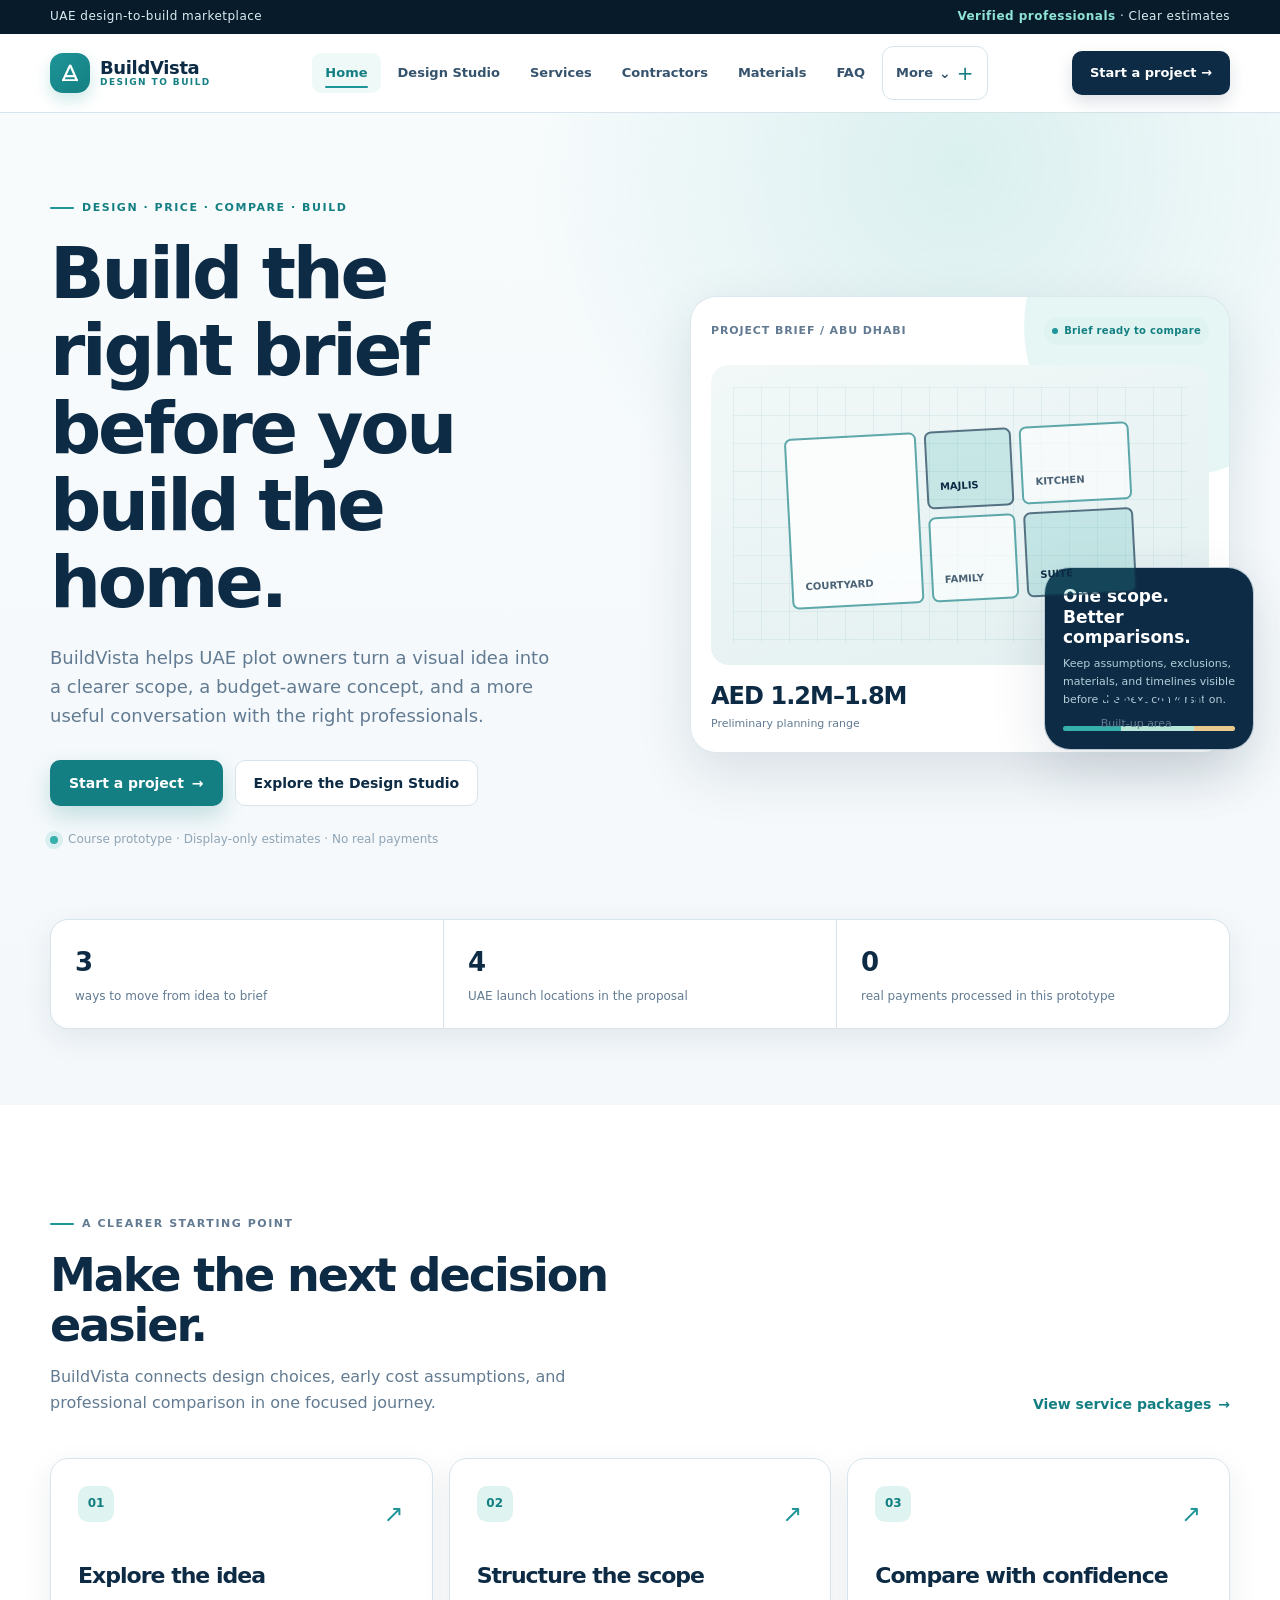
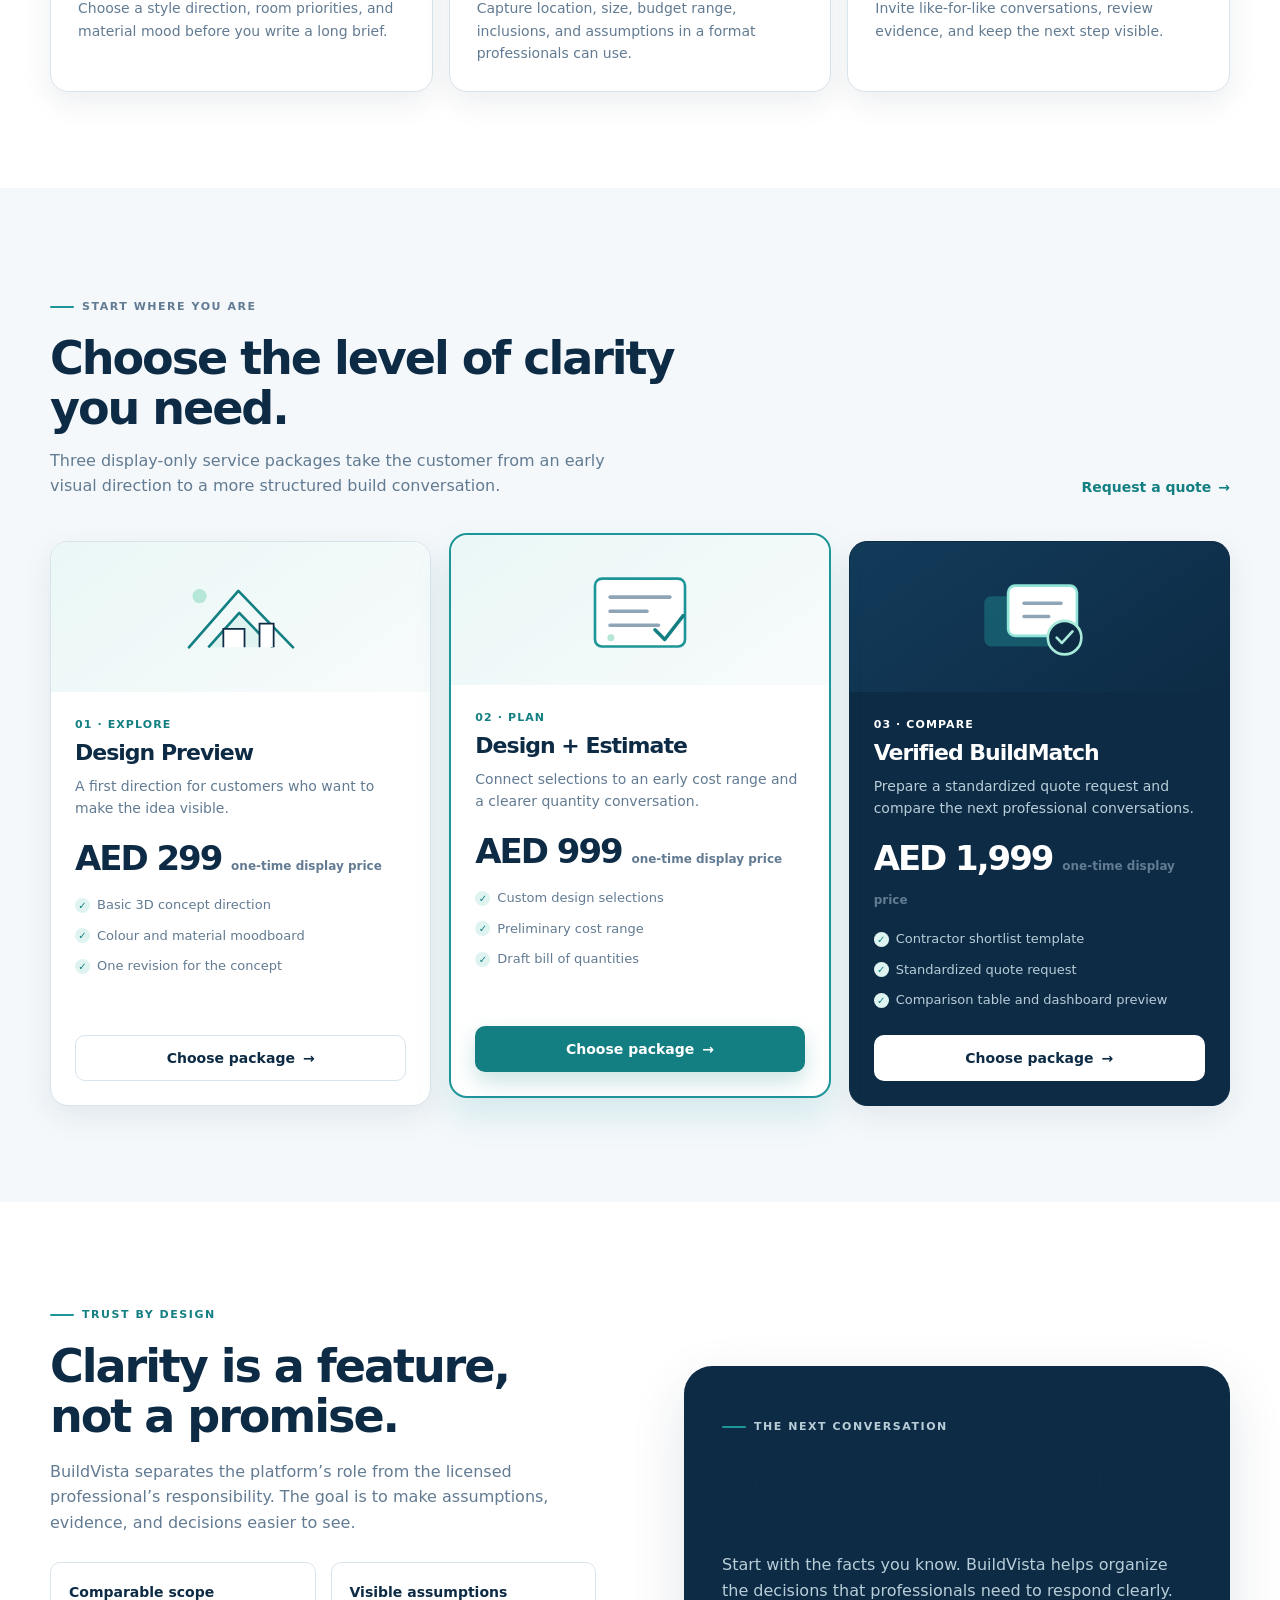
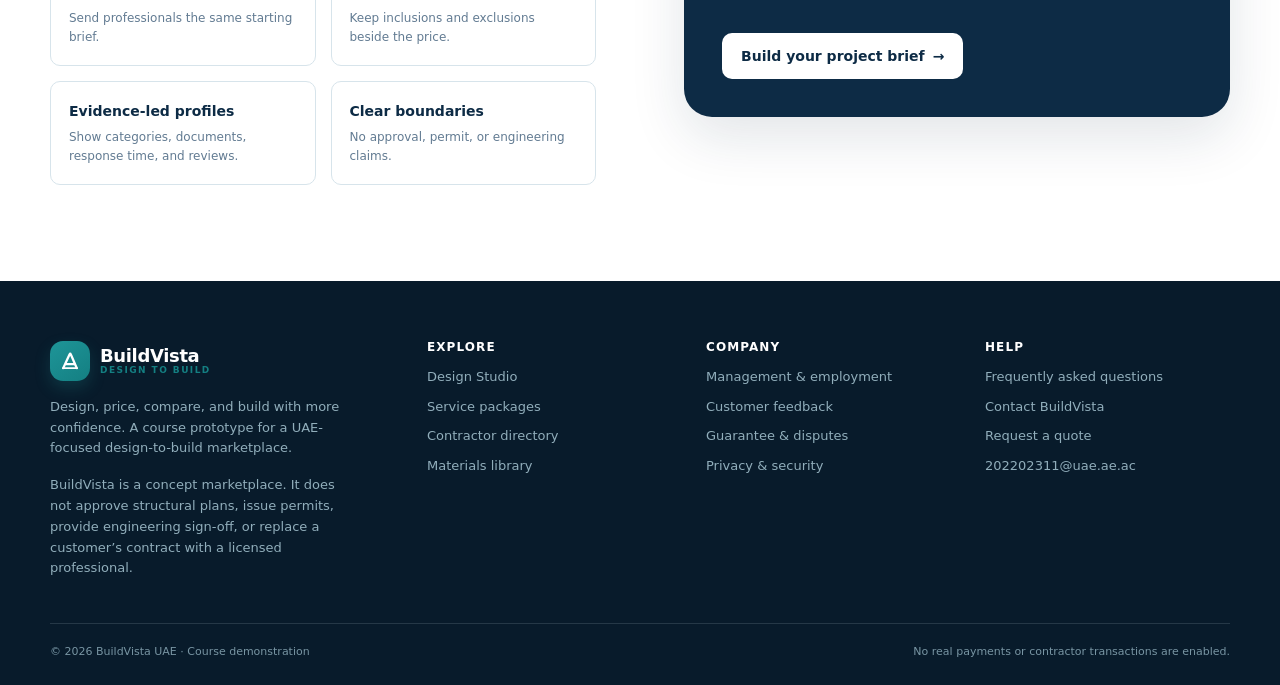
<file: index.html>
<!doctype html>
<html lang="en">
<head>
  <meta charset="utf-8">
  <meta name="viewport" content="width=device-width, initial-scale=1">
  <meta name="description" content="BuildVista helps UAE customers turn home ideas into structured briefs, clearer estimates, and comparable professional conversations.">
  <title>BuildVista UAE | Design to build with confidence</title>
  <link rel="stylesheet" href="styles.css">
  <script src="app.js" defer></script>
</head>
<body data-page="home">
  <div id="site-header"></div>

  <main>
    <section class="hero">
      <div class="container hero-grid">
        <div>
          <p class="eyebrow">Design · Price · Compare · Build</p>
          <h1>Build the right brief before you build the home.</h1>
          <p class="lede">BuildVista helps UAE plot owners turn a visual idea into a clearer scope, a budget-aware concept, and a more useful conversation with the right professionals.</p>
          <div class="hero-actions">
            <a class="button button-primary" href="request-quote.html">Start a project <span aria-hidden="true">→</span></a>
            <a class="button button-secondary" href="design-studio.html">Explore the Design Studio</a>
          </div>
          <p class="hero-note"><span class="hero-note-dot"></span> Course prototype · Display-only estimates · No real payments</p>
        </div>

        <div class="hero-visual" aria-label="Illustration of a structured villa project brief">
          <div class="hero-card main">
            <div class="hero-card-top">
              <span>Project brief / Abu Dhabi</span>
              <span class="status-pill">Brief ready to compare</span>
            </div>
            <div class="floorplan" aria-hidden="true">
              <div class="floorplan-grid"></div>
              <div class="floorplan-house">
                <div class="room large">Courtyard</div>
                <div class="room accent">Majlis</div>
                <div class="room">Kitchen</div>
                <div class="room">Family</div>
                <div class="room accent">Suite</div>
              </div>
            </div>
            <div class="hero-metric">
              <div><strong>AED 1.2M–1.8M</strong><span>Preliminary planning range</span></div>
              <div><strong>420 sqm</strong><span>Built-up area</span></div>
            </div>
          </div>
          <div class="hero-card floating">
            <strong>One scope. Better comparisons.</strong>
            <p>Keep assumptions, exclusions, materials, and timelines visible before the next conversation.</p>
            <div class="floating-bar" aria-hidden="true"><span></span><span></span><span></span></div>
          </div>
        </div>
      </div>
      <div class="container stat-strip" aria-label="BuildVista overview">
        <div class="stat"><strong>3</strong><span>ways to move from idea to brief</span></div>
        <div class="stat"><strong>4</strong><span>UAE launch locations in the proposal</span></div>
        <div class="stat"><strong>0</strong><span>real payments processed in this prototype</span></div>
      </div>
    </section>

    <section class="section section-muted">
      <div class="container">
        <div class="section-heading">
          <div>
            <p class="eyebrow">A clearer starting point</p>
            <h2>Make the next decision easier.</h2>
            <p>BuildVista connects design choices, early cost assumptions, and professional comparison in one focused journey.</p>
          </div>
          <a class="text-link" href="services.html">View service packages <span aria-hidden="true">→</span></a>
        </div>
        <div class="steps-grid">
          <article class="step-card">
            <div class="step-number">01</div>
            <span class="step-arrow" aria-hidden="true">↗</span>
            <h3>Explore the idea</h3>
            <p>Choose a style direction, room priorities, and material mood before you write a long brief.</p>
          </article>
          <article class="step-card">
            <div class="step-number">02</div>
            <span class="step-arrow" aria-hidden="true">↗</span>
            <h3>Structure the scope</h3>
            <p>Capture location, size, budget range, inclusions, and assumptions in a format professionals can use.</p>
          </article>
          <article class="step-card">
            <div class="step-number">03</div>
            <span class="step-arrow" aria-hidden="true">↗</span>
            <h3>Compare with confidence</h3>
            <p>Invite like-for-like conversations, review evidence, and keep the next step visible.</p>
          </article>
        </div>
      </div>
    </section>

    <section class="section">
      <div class="container">
        <div class="section-heading">
          <div>
            <p class="eyebrow">Start where you are</p>
            <h2>Choose the level of clarity you need.</h2>
            <p>Three display-only service packages take the customer from an early visual direction to a more structured build conversation.</p>
          </div>
          <a class="text-link" href="request-quote.html">Request a quote <span aria-hidden="true">→</span></a>
        </div>
        <div class="package-grid">
          <article class="package-card">
            <div class="package-art" aria-label="Abstract design preview illustration" role="img">
              <svg viewBox="0 0 170 120" aria-hidden="true">
                <path d="M26 91 82 27l62 64" fill="none" stroke="#147f82" stroke-width="3" stroke-linecap="round" stroke-linejoin="round"/>
                <path d="m48 91 35-39 38 39" fill="#dff4f1" stroke="#147f82" stroke-width="3" stroke-linejoin="round"/>
                <path d="M65 91V70h24v21M106 91V64h16v27" fill="#fff" stroke="#0d2b45" stroke-width="2"/>
                <circle cx="38" cy="33" r="8" fill="#b6e6d7"/>
              </svg>
            </div>
            <div class="package-tag">01 · Explore</div>
            <h3>Design Preview</h3>
            <p>A first direction for customers who want to make the idea visible.</p>
            <div class="package-price">AED 299 <small>one-time display price</small></div>
            <ul class="package-list">
              <li>Basic 3D concept direction</li>
              <li>Colour and material moodboard</li>
              <li>One revision for the concept</li>
            </ul>
            <a class="button button-secondary" href="request-quote.html?package=preview">Choose package <span aria-hidden="true">→</span></a>
          </article>

          <article class="package-card featured">
            <div class="package-art" aria-label="Abstract estimate illustration" role="img">
              <svg viewBox="0 0 170 120" aria-hidden="true">
                <rect x="34" y="21" width="102" height="77" rx="8" fill="#fff" stroke="#1e9598" stroke-width="3"/>
                <path d="M51 42h68M51 58h42M51 74h55" stroke="#8fa4b5" stroke-width="4" stroke-linecap="round"/>
                <path d="m102 79 11 11 21-27" fill="none" stroke="#147f82" stroke-width="4" stroke-linecap="round" stroke-linejoin="round"/>
                <circle cx="52" cy="88" r="4" fill="#b6e6d7"/>
              </svg>
            </div>
            <div class="package-tag">02 · Plan</div>
            <h3>Design + Estimate</h3>
            <p>Connect selections to an early cost range and a clearer quantity conversation.</p>
            <div class="package-price">AED 999 <small>one-time display price</small></div>
            <ul class="package-list">
              <li>Custom design selections</li>
              <li>Preliminary cost range</li>
              <li>Draft bill of quantities</li>
            </ul>
            <a class="button button-primary" href="request-quote.html?package=estimate">Choose package <span aria-hidden="true">→</span></a>
          </article>

          <article class="package-card dark">
            <div class="package-art" aria-label="Abstract contractor comparison illustration" role="img">
              <svg viewBox="0 0 170 120" aria-hidden="true">
                <rect x="23" y="33" width="78" height="57" rx="8" fill="#1e9598" opacity=".4"/>
                <rect x="50" y="21" width="78" height="57" rx="8" fill="#fff" stroke="#8fe4d7" stroke-width="3"/>
                <path d="M68 41h42M68 56h28" stroke="#8fa4b5" stroke-width="4" stroke-linecap="round"/>
                <circle cx="114" cy="80" r="19" fill="#0d2b45" stroke="#a9eadb" stroke-width="3"/>
                <path d="m105 80 6 6 12-13" fill="none" stroke="#a9eadb" stroke-width="3" stroke-linecap="round" stroke-linejoin="round"/>
              </svg>
            </div>
            <div class="package-tag">03 · Compare</div>
            <h3>Verified BuildMatch</h3>
            <p>Prepare a standardized quote request and compare the next professional conversations.</p>
            <div class="package-price">AED 1,999 <small>one-time display price</small></div>
            <ul class="package-list">
              <li>Contractor shortlist template</li>
              <li>Standardized quote request</li>
              <li>Comparison table and dashboard preview</li>
            </ul>
            <a class="button button-light" href="request-quote.html?package=match">Choose package <span aria-hidden="true">→</span></a>
          </article>
        </div>
      </div>
    </section>

    <section class="section section-muted">
      <div class="container split-grid">
        <div class="split-copy">
          <p class="eyebrow">Trust by design</p>
          <h2>Clarity is a feature, not a promise.</h2>
          <p>BuildVista separates the platform’s role from the licensed professional’s responsibility. The goal is to make assumptions, evidence, and decisions easier to see.</p>
          <div class="trust-grid">
            <div class="trust-item"><strong>Comparable scope</strong><span>Send professionals the same starting brief.</span></div>
            <div class="trust-item"><strong>Visible assumptions</strong><span>Keep inclusions and exclusions beside the price.</span></div>
            <div class="trust-item"><strong>Evidence-led profiles</strong><span>Show categories, documents, response time, and reviews.</span></div>
            <div class="trust-item"><strong>Clear boundaries</strong><span>No approval, permit, or engineering claims.</span></div>
          </div>
        </div>
        <div class="dark-panel">
          <p class="eyebrow">The next conversation</p>
          <h3>Bring a better brief to the table.</h3>
          <p>Start with the facts you know. BuildVista helps organize the decisions that professionals need to respond clearly.</p>
          <div class="section-actions"><a class="button button-light" href="request-quote.html">Build your project brief <span aria-hidden="true">→</span></a></div>
        </div>
      </div>
    </section>
  </main>

  <div id="site-footer"></div>
</body>
</html>
</file>
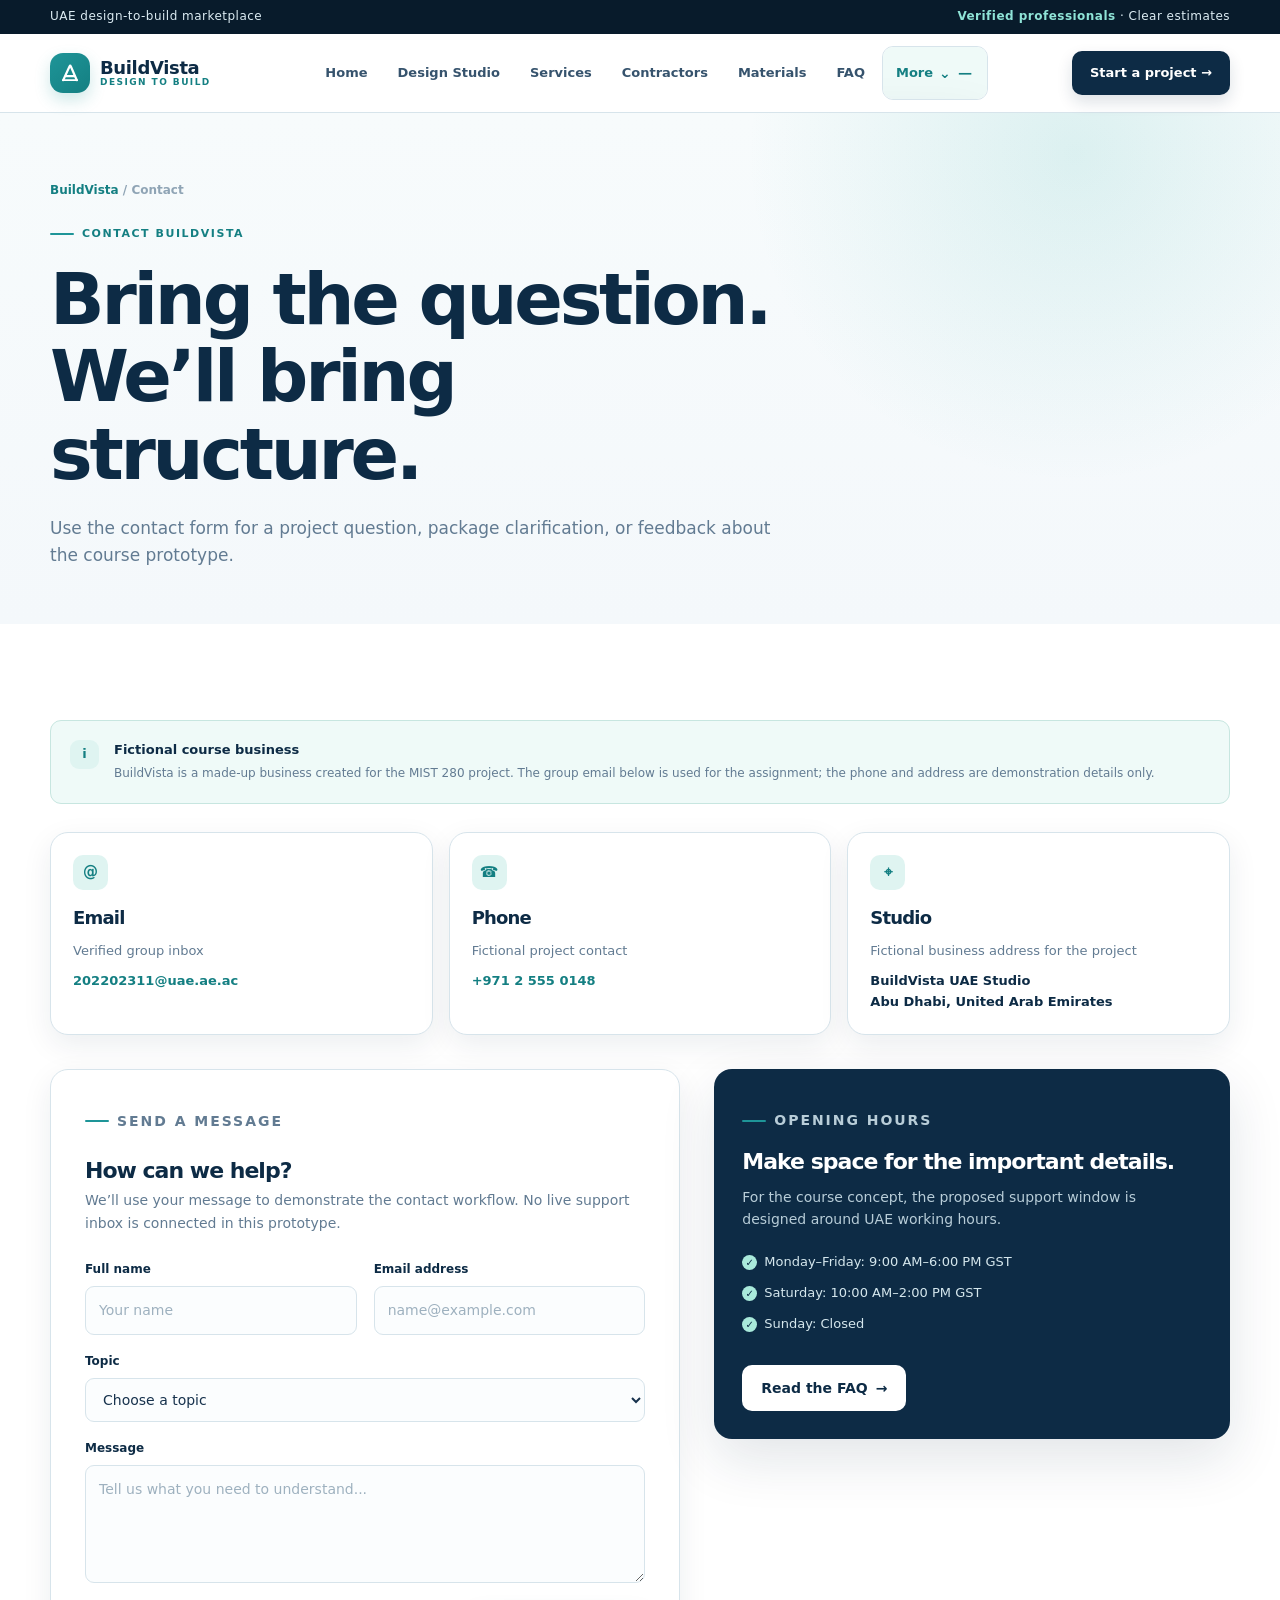
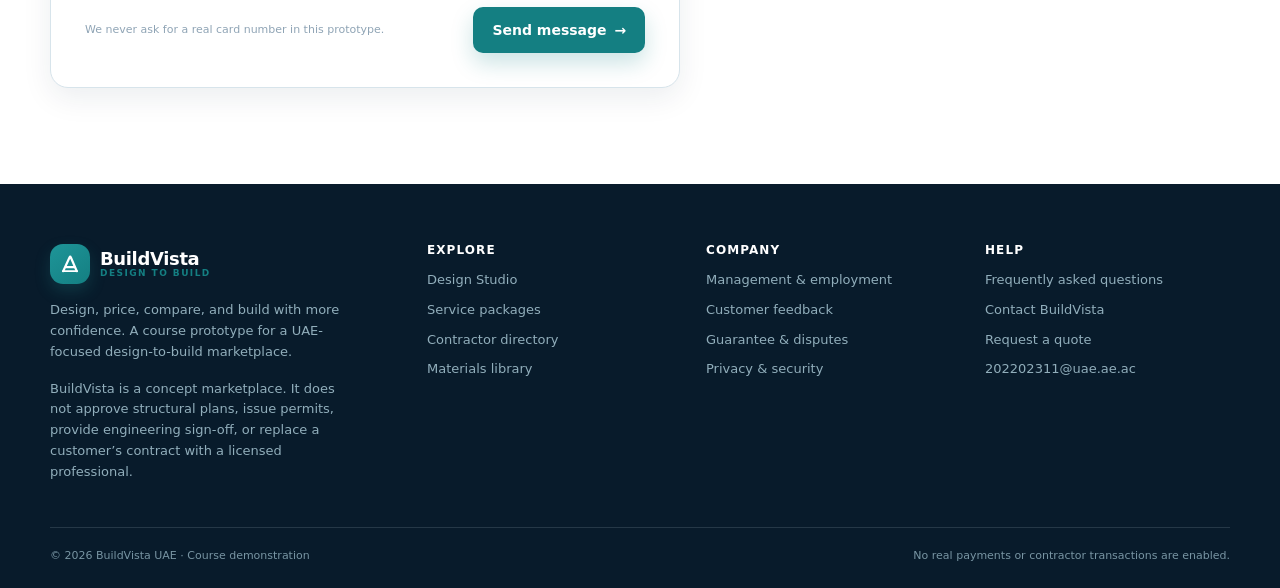
<file: contact.html>
<!doctype html>
<html lang="en">
<head>
  <meta charset="utf-8">
  <meta name="viewport" content="width=device-width, initial-scale=1">
  <meta name="description" content="Contact BuildVista UAE for project brief questions and course prototype support.">
  <title>Contact | BuildVista UAE</title>
  <link rel="stylesheet" href="styles.css">
  <script src="app.js" defer></script>
</head>
<body data-page="contact">
  <div id="site-header"></div>

  <main>
    <section class="page-hero">
      <div class="container">
        <p class="breadcrumb"><a href="index.html">BuildVista</a> / Contact</p>
        <p class="eyebrow">Contact BuildVista</p>
        <h1>Bring the question. We’ll bring structure.</h1>
        <p class="lede">Use the contact form for a project question, package clarification, or feedback about the course prototype.</p>
      </div>
    </section>

    <section class="section section-muted">
      <div class="container">
        <div class="callout" style="margin-bottom: 28px">
          <span class="callout-icon" aria-hidden="true">i</span>
          <div><strong>Fictional course business</strong><p>BuildVista is a made-up business created for the MIST 280 project. The group email below is used for the assignment; the phone and address are demonstration details only.</p></div>
        </div>
        <div class="contact-grid" style="margin-bottom: 34px">
          <article class="contact-card"><div class="contact-icon" aria-hidden="true">@</div><h3>Email</h3><p>Verified group inbox</p><a href="mailto:202202311@uae.ae.ac">202202311@uae.ae.ac</a></article>
          <article class="contact-card"><div class="contact-icon" aria-hidden="true">☎</div><h3>Phone</h3><p>Fictional project contact</p><a href="tel:+97125550148">+971 2 555 0148</a></article>
          <article class="contact-card"><div class="contact-icon" aria-hidden="true">⌖</div><h3>Studio</h3><p>Fictional business address for the project</p><strong style="display:block;margin-top:9px;font-size:13px;color:var(--navy-900)">BuildVista UAE Studio<br>Abu Dhabi, United Arab Emirates</strong></article>
        </div>

        <div class="content-grid">
          <div class="form-card">
            <p class="eyebrow">Send a message</p>
            <h3>How can we help?</h3>
            <p>We’ll use your message to demonstrate the contact workflow. No live support inbox is connected in this prototype.</p>
            <form data-demo-form data-success-target="contact-success">
              <div class="form-grid">
                <div class="field"><label for="contact-name">Full name</label><input id="contact-name" type="text" required placeholder="Your name"></div>
                <div class="field"><label for="contact-email">Email address</label><input id="contact-email" type="email" required placeholder="name@example.com"></div>
                <div class="field full"><label for="contact-topic">Topic</label><select id="contact-topic" required><option value="">Choose a topic</option><option>Project brief</option><option>Service package</option><option>Professional verification</option><option>Returns or service guarantee</option><option>Employment</option><option>Other</option></select></div>
                <div class="field full"><label for="contact-message">Message</label><textarea id="contact-message" required placeholder="Tell us what you need to understand..."></textarea></div>
              </div>
              <div class="form-footer"><span class="form-note">We never ask for a real card number in this prototype.</span><button class="button button-primary" type="submit">Send message <span aria-hidden="true">→</span></button></div>
            </form>
            <div class="form-success" id="contact-success" role="status"><strong>Thanks — your message is ready.</strong> The prototype has confirmed the form flow. A real implementation would route it to the checked group inbox.</div>
          </div>
          <aside class="side-panel">
            <p class="eyebrow">Opening hours</p>
            <h3>Make space for the important details.</h3>
            <p>For the course concept, the proposed support window is designed around UAE working hours.</p>
            <ul class="check-list"><li>Monday–Friday: 9:00 AM–6:00 PM GST</li><li>Saturday: 10:00 AM–2:00 PM GST</li><li>Sunday: Closed</li></ul>
            <div class="section-actions"><a class="button button-light" href="faq.html">Read the FAQ <span aria-hidden="true">→</span></a></div>
          </aside>
        </div>
      </div>
    </section>
  </main>

  <div id="site-footer"></div>
</body>
</html>
</file>
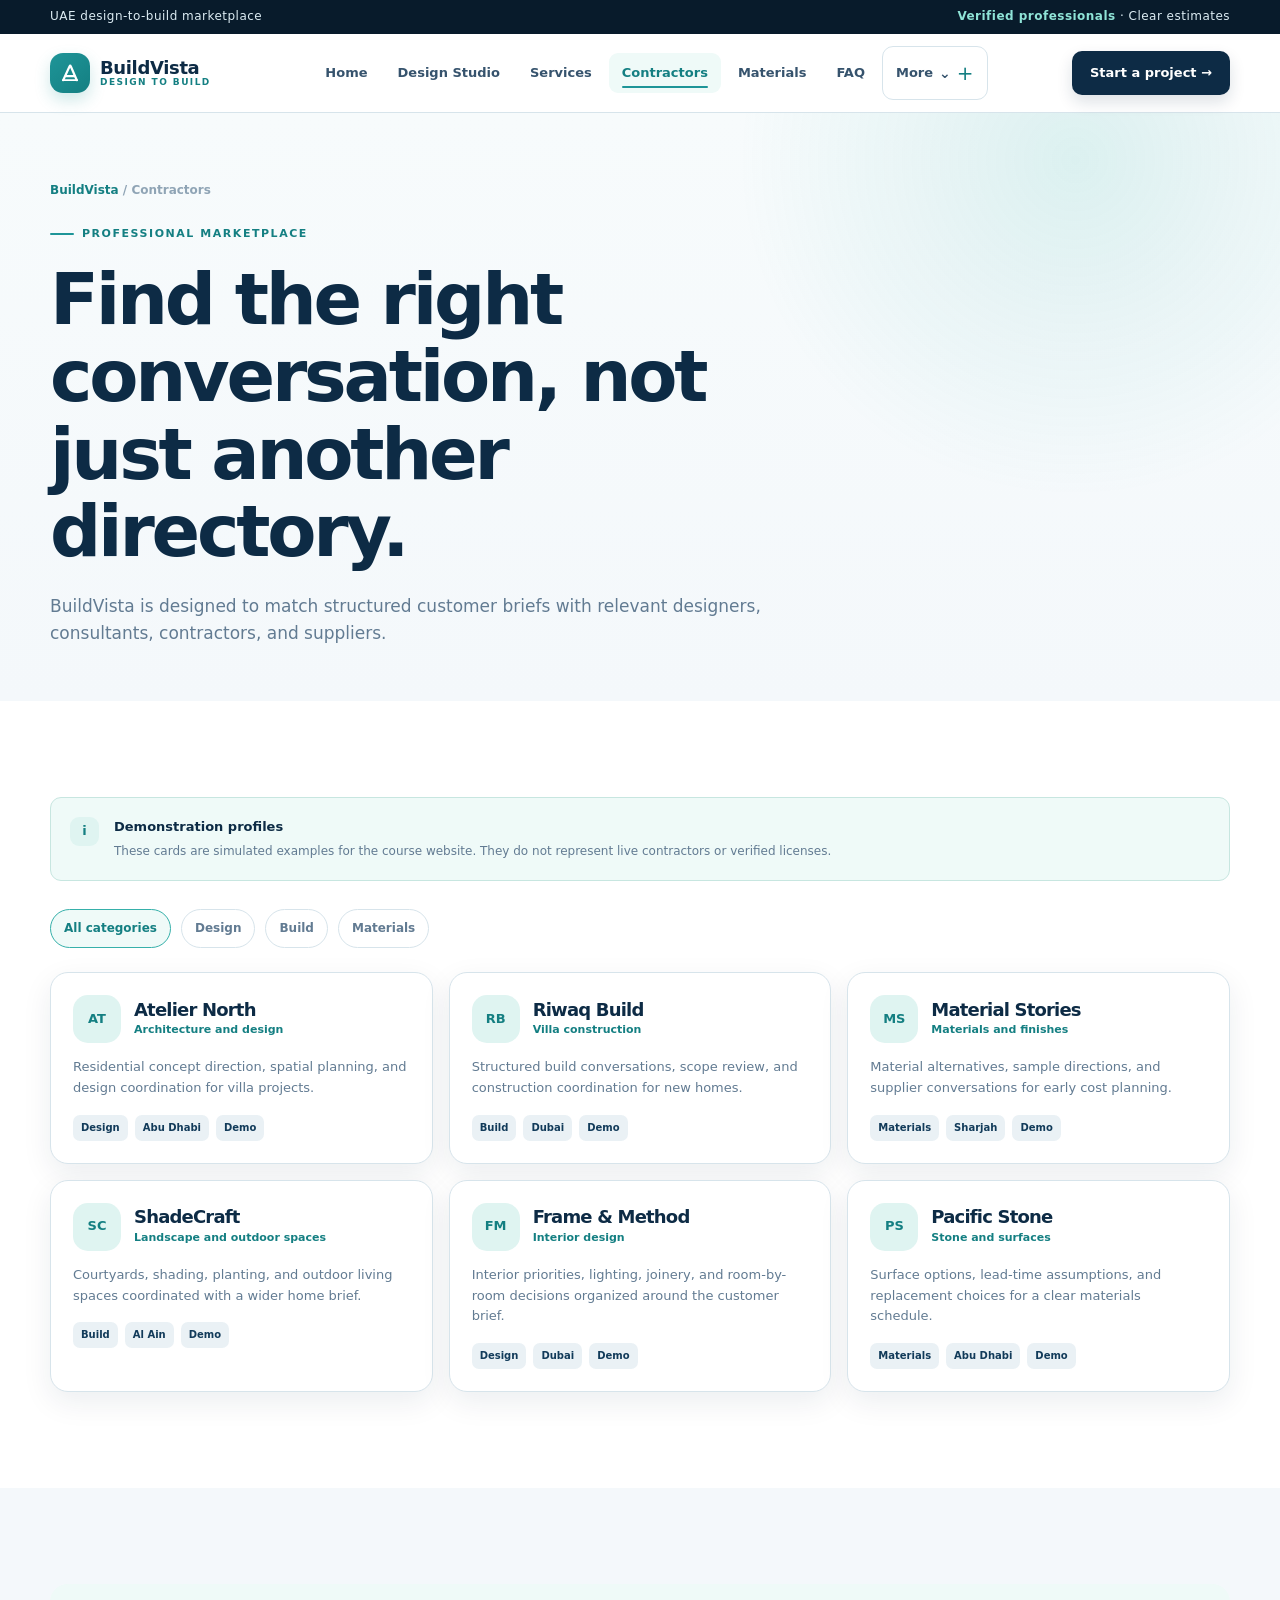
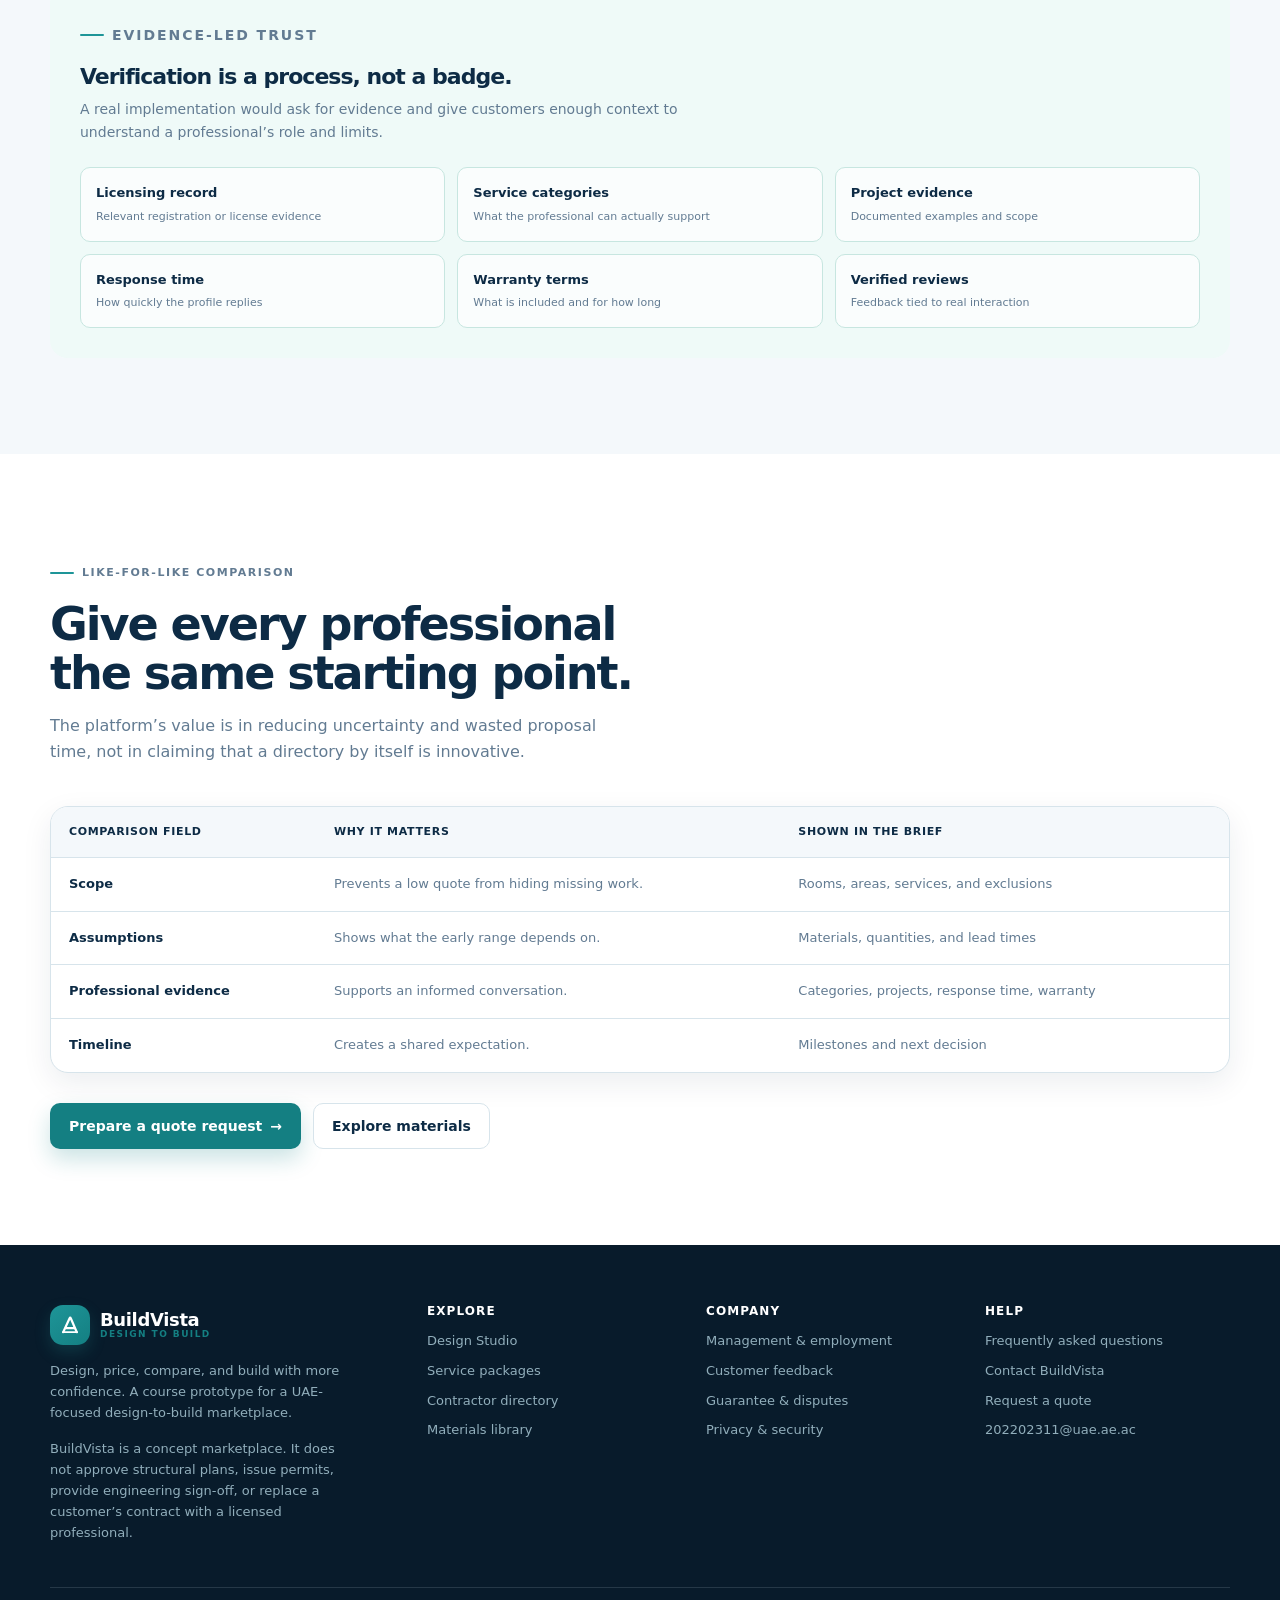
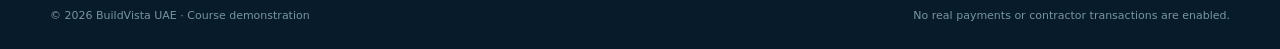
<file: contractors.html>
<!doctype html>
<html lang="en">
<head>
  <meta charset="utf-8">
  <meta name="viewport" content="width=device-width, initial-scale=1">
  <meta name="description" content="Explore BuildVista demonstration professional profiles and the proposed evidence-led verification framework.">
  <title>Contractors and Professionals | BuildVista UAE</title>
  <link rel="stylesheet" href="styles.css">
  <script src="app.js" defer></script>
</head>
<body data-page="contractors">
  <div id="site-header"></div>

  <main>
    <section class="page-hero">
      <div class="container">
        <p class="breadcrumb"><a href="index.html">BuildVista</a> / Contractors</p>
        <p class="eyebrow">Professional marketplace</p>
        <h1>Find the right conversation, not just another directory.</h1>
        <p class="lede">BuildVista is designed to match structured customer briefs with relevant designers, consultants, contractors, and suppliers.</p>
      </div>
    </section>

    <section class="section section-muted">
      <div class="container">
        <div class="callout" style="margin-bottom: 28px"><span class="callout-icon" aria-hidden="true">i</span><div><strong>Demonstration profiles</strong><p>These cards are simulated examples for the course website. They do not represent live contractors or verified licenses.</p></div></div>
        <div class="filter-row" data-filter-group="professionals" role="group" aria-label="Filter professional profiles"><button class="filter-chip is-active" type="button" data-filter="all">All categories</button><button class="filter-chip" type="button" data-filter="design">Design</button><button class="filter-chip" type="button" data-filter="build">Build</button><button class="filter-chip" type="button" data-filter="materials">Materials</button></div>
        <div class="profile-grid">
          <article class="profile-card" data-filter-card="professionals" data-category="design"><div class="profile-top"><div class="profile-avatar" aria-hidden="true">AT</div><div><h3>Atelier North</h3><div class="profile-role">Architecture and design</div></div></div><p>Residential concept direction, spatial planning, and design coordination for villa projects.</p><div class="profile-badges"><span class="badge">Design</span><span class="badge">Abu Dhabi</span><span class="badge">Demo</span></div></article>
          <article class="profile-card" data-filter-card="professionals" data-category="build"><div class="profile-top"><div class="profile-avatar" aria-hidden="true">RB</div><div><h3>Riwaq Build</h3><div class="profile-role">Villa construction</div></div></div><p>Structured build conversations, scope review, and construction coordination for new homes.</p><div class="profile-badges"><span class="badge">Build</span><span class="badge">Dubai</span><span class="badge">Demo</span></div></article>
          <article class="profile-card" data-filter-card="professionals" data-category="materials"><div class="profile-top"><div class="profile-avatar" aria-hidden="true">MS</div><div><h3>Material Stories</h3><div class="profile-role">Materials and finishes</div></div></div><p>Material alternatives, sample directions, and supplier conversations for early cost planning.</p><div class="profile-badges"><span class="badge">Materials</span><span class="badge">Sharjah</span><span class="badge">Demo</span></div></article>
          <article class="profile-card" data-filter-card="professionals" data-category="build"><div class="profile-top"><div class="profile-avatar" aria-hidden="true">SC</div><div><h3>ShadeCraft</h3><div class="profile-role">Landscape and outdoor spaces</div></div></div><p>Courtyards, shading, planting, and outdoor living spaces coordinated with a wider home brief.</p><div class="profile-badges"><span class="badge">Build</span><span class="badge">Al Ain</span><span class="badge">Demo</span></div></article>
          <article class="profile-card" data-filter-card="professionals" data-category="design"><div class="profile-top"><div class="profile-avatar" aria-hidden="true">FM</div><div><h3>Frame & Method</h3><div class="profile-role">Interior design</div></div></div><p>Interior priorities, lighting, joinery, and room-by-room decisions organized around the customer brief.</p><div class="profile-badges"><span class="badge">Design</span><span class="badge">Dubai</span><span class="badge">Demo</span></div></article>
          <article class="profile-card" data-filter-card="professionals" data-category="materials"><div class="profile-top"><div class="profile-avatar" aria-hidden="true">PS</div><div><h3>Pacific Stone</h3><div class="profile-role">Stone and surfaces</div></div></div><p>Surface options, lead-time assumptions, and replacement choices for a clear materials schedule.</p><div class="profile-badges"><span class="badge">Materials</span><span class="badge">Abu Dhabi</span><span class="badge">Demo</span></div></article>
        </div>
      </div>
    </section>

    <section class="section">
      <div class="container">
        <div class="verify-panel"><p class="eyebrow">Evidence-led trust</p><h3>Verification is a process, not a badge.</h3><p>A real implementation would ask for evidence and give customers enough context to understand a professional’s role and limits.</p><div class="verify-list"><div><strong>Licensing record</strong><span>Relevant registration or license evidence</span></div><div><strong>Service categories</strong><span>What the professional can actually support</span></div><div><strong>Project evidence</strong><span>Documented examples and scope</span></div><div><strong>Response time</strong><span>How quickly the profile replies</span></div><div><strong>Warranty terms</strong><span>What is included and for how long</span></div><div><strong>Verified reviews</strong><span>Feedback tied to real interaction</span></div></div></div>
      </div>
    </section>

    <section class="section section-muted">
      <div class="container">
        <div class="section-heading"><div><p class="eyebrow">Like-for-like comparison</p><h2>Give every professional the same starting point.</h2><p>The platform’s value is in reducing uncertainty and wasted proposal time, not in claiming that a directory by itself is innovative.</p></div></div>
        <div class="comparison-table-wrap"><table class="comparison-table"><thead><tr><th>Comparison field</th><th>Why it matters</th><th>Shown in the brief</th></tr></thead><tbody><tr><td><strong>Scope</strong></td><td>Prevents a low quote from hiding missing work.</td><td>Rooms, areas, services, and exclusions</td></tr><tr><td><strong>Assumptions</strong></td><td>Shows what the early range depends on.</td><td>Materials, quantities, and lead times</td></tr><tr><td><strong>Professional evidence</strong></td><td>Supports an informed conversation.</td><td>Categories, projects, response time, warranty</td></tr><tr><td><strong>Timeline</strong></td><td>Creates a shared expectation.</td><td>Milestones and next decision</td></tr></tbody></table></div>
        <div class="section-actions"><a class="button button-primary" href="request-quote.html">Prepare a quote request <span aria-hidden="true">→</span></a><a class="button button-secondary" href="materials.html">Explore materials</a></div>
      </div>
    </section>
  </main>

  <div id="site-footer"></div>
</body>
</html>
</file>
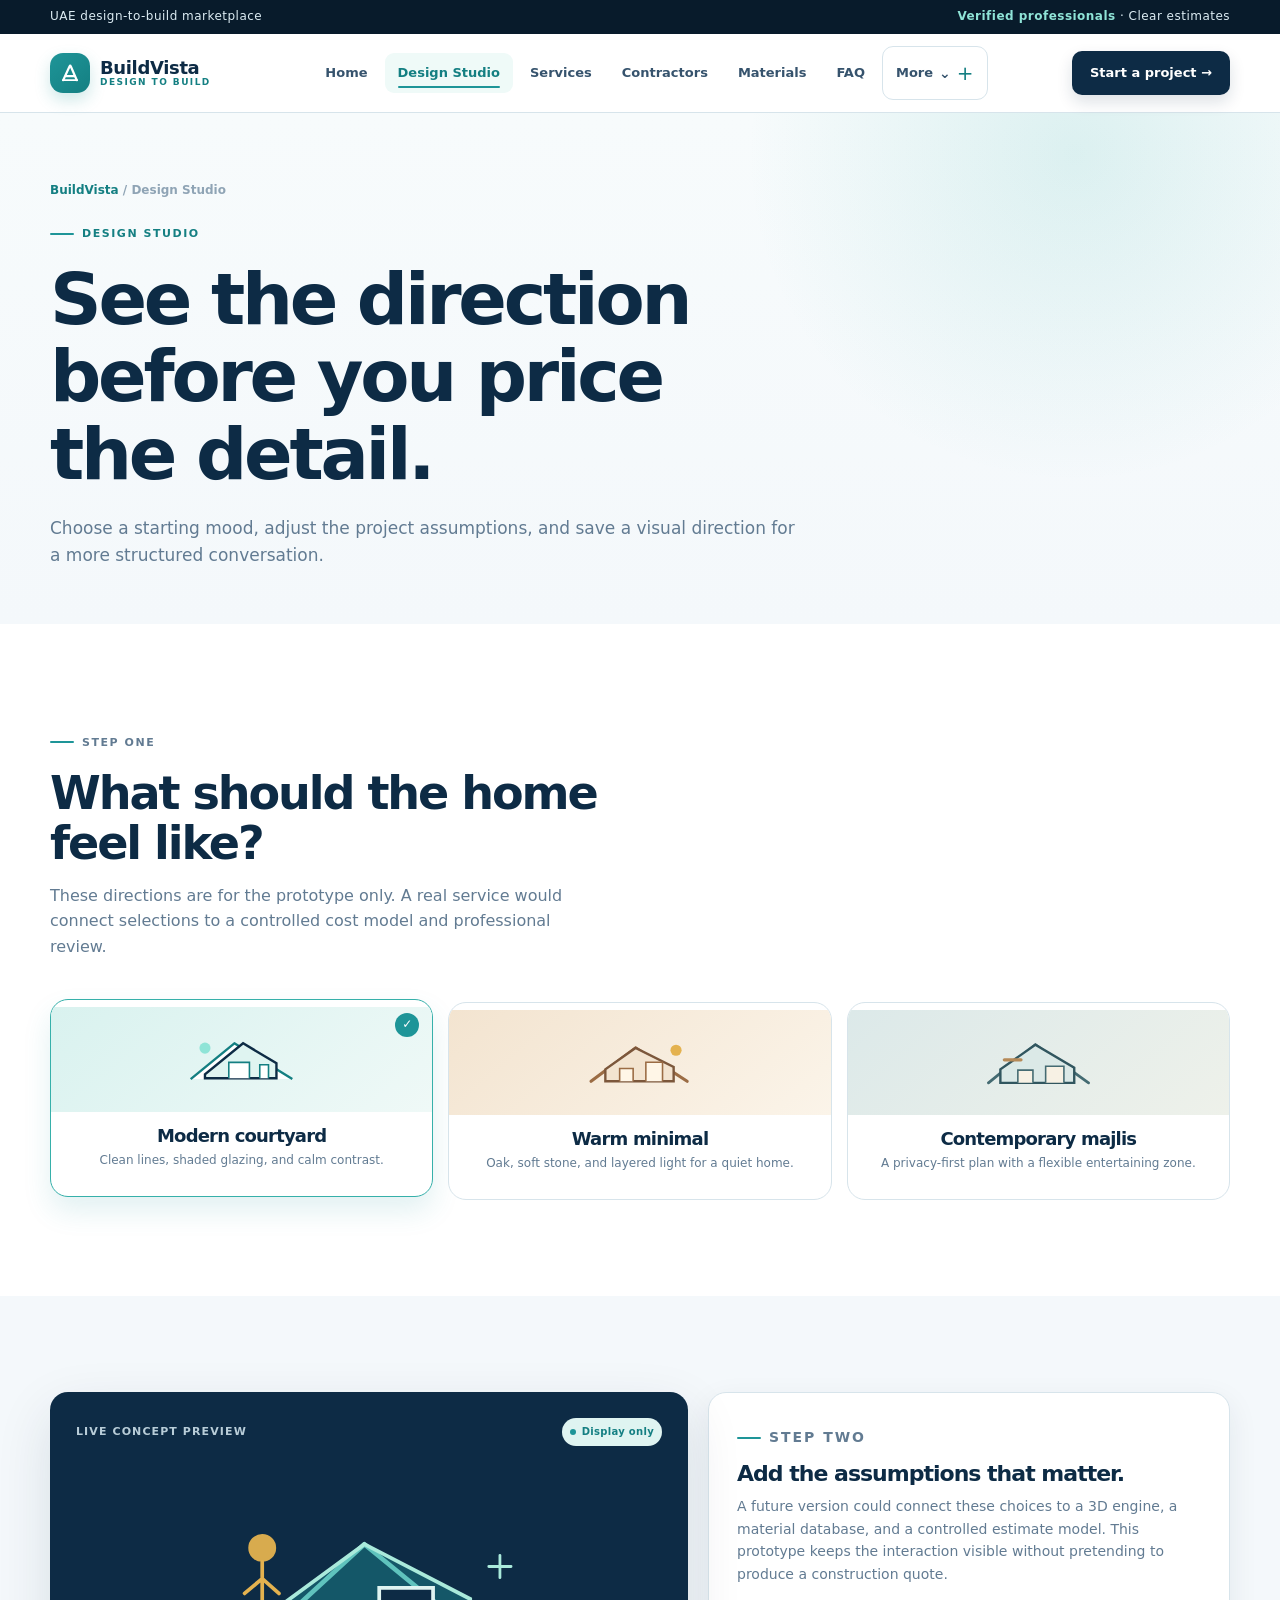
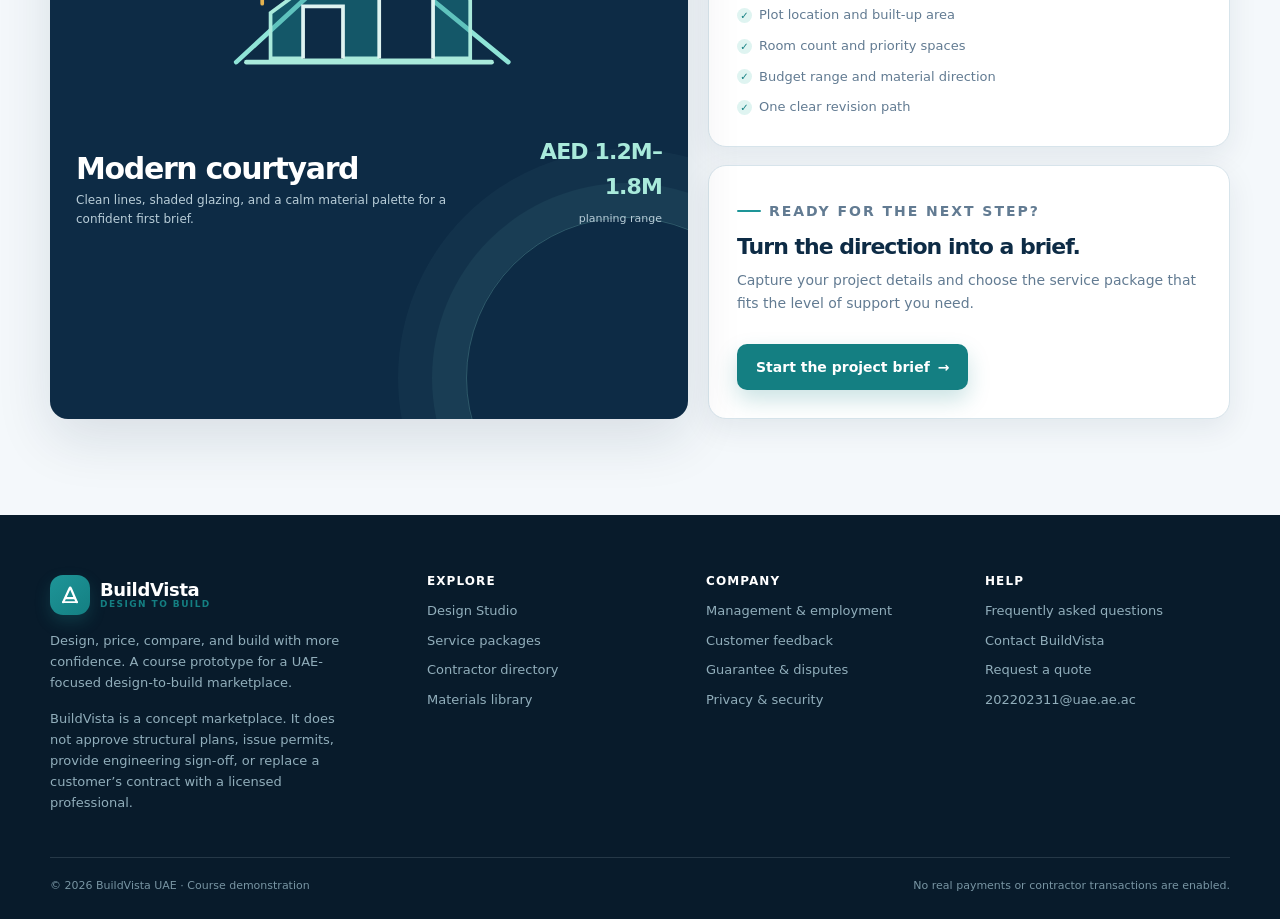
<file: design-studio.html>
<!doctype html>
<html lang="en">
<head>
  <meta charset="utf-8">
  <meta name="viewport" content="width=device-width, initial-scale=1">
  <meta name="description" content="Explore BuildVista design directions and connect a visual idea to an early project brief.">
  <title>Design Studio | BuildVista UAE</title>
  <link rel="stylesheet" href="styles.css">
  <script src="app.js" defer></script>
</head>
<body data-page="design-studio">
  <div id="site-header"></div>

  <main>
    <section class="page-hero">
      <div class="container">
        <p class="breadcrumb"><a href="index.html">BuildVista</a> / Design Studio</p>
        <p class="eyebrow">Design Studio</p>
        <h1>See the direction before you price the detail.</h1>
        <p class="lede">Choose a starting mood, adjust the project assumptions, and save a visual direction for a more structured conversation.</p>
      </div>
    </section>

    <section class="section section-muted">
      <div class="container">
        <div class="section-heading">
          <div>
            <p class="eyebrow">Step one</p>
            <h2>What should the home feel like?</h2>
            <p>These directions are for the prototype only. A real service would connect selections to a controlled cost model and professional review.</p>
          </div>
        </div>
        <div class="style-grid" role="group" aria-label="Choose a design direction">
          <button class="style-card is-selected" type="button" data-style="modern" aria-pressed="true" tabindex="0">
            <span class="style-selected-mark" aria-hidden="true">✓</span>
            <div class="style-art modern" aria-label="Modern courtyard illustration" role="img">
              <svg viewBox="0 0 170 100" aria-hidden="true"><path d="M21 74 76 29l73 45" fill="#fff" stroke="#147f82" stroke-width="3" stroke-linejoin="round"/><path d="M39 73h90V54l-42-25-48 39Z" fill="#dff4f1" stroke="#0d2b45" stroke-width="3"/><path d="M69 73V53h26v20M108 73V56h11v17" fill="#fff" stroke="#147f82" stroke-width="2"/><circle cx="39" cy="35" r="7" fill="#8fe4d7"/></svg>
            </div>
            <h3>Modern courtyard</h3>
            <p>Clean lines, shaded glazing, and calm contrast.</p>
          </button>
          <button class="style-card" type="button" data-style="warm" aria-pressed="false" tabindex="0">
            <span class="style-selected-mark" aria-hidden="true">✓</span>
            <div class="style-art warm" aria-label="Warm minimal home illustration" role="img">
              <svg viewBox="0 0 170 100" aria-hidden="true"><path d="M24 73 80 31l65 42" fill="none" stroke="#9b6c44" stroke-width="4" stroke-linecap="round" stroke-linejoin="round"/><path d="M42 73h86V55L80 31 42 58Z" fill="#f3e4d0" stroke="#7c573b" stroke-width="3"/><path d="M60 73V57h17v16M93 73V49h21v24" fill="#fff6e7" stroke="#9b6c44" stroke-width="2"/><circle cx="131" cy="34" r="7" fill="#e4b24f"/></svg>
            </div>
            <h3>Warm minimal</h3>
            <p>Oak, soft stone, and layered light for a quiet home.</p>
          </button>
          <button class="style-card" type="button" data-style="courtyard" aria-pressed="false" tabindex="0">
            <span class="style-selected-mark" aria-hidden="true">✓</span>
            <div class="style-art courtyard" aria-label="Contemporary majlis illustration" role="img">
              <svg viewBox="0 0 170 100" aria-hidden="true"><path d="M22 75 81 27l67 48" fill="none" stroke="#446b72" stroke-width="3.5" stroke-linecap="round" stroke-linejoin="round"/><path d="M37 75h93V56L81 27 37 58Z" fill="#dbe9e7" stroke="#31565f" stroke-width="3"/><path d="M59 75V59h19v16M94 75V54h23v21" fill="#f7f1e4" stroke="#446b72" stroke-width="2"/><path d="M42 46h21" stroke="#b68a58" stroke-width="4" stroke-linecap="round"/></svg>
            </div>
            <h3>Contemporary majlis</h3>
            <p>A privacy-first plan with a flexible entertaining zone.</p>
          </button>
        </div>
      </div>
    </section>

    <section class="section">
      <div class="container studio-grid">
        <div class="studio-preview" data-style="modern">
          <div class="studio-preview-top"><span>Live concept preview</span><span class="status-pill">Display only</span></div>
          <div class="studio-illustration" aria-label="BuildVista concept preview illustration" role="img">
            <svg viewBox="0 0 420 270" aria-hidden="true">
              <path d="M67 203 205 76l155 127" fill="none" stroke="#8fe4d7" stroke-width="5" stroke-linecap="round" stroke-linejoin="round"/>
              <path d="M104 199h215v-64L205 76l-101 74Z" fill="#1e9598" fill-opacity=".42" stroke="#a9eadb" stroke-width="4"/>
              <path d="M139 199v-56h43v56M221 199v-76h58v76" fill="#0d2b45" stroke="#dff4f1" stroke-width="4"/>
              <path d="M78 203h264" stroke="#a9eadb" stroke-width="5" stroke-linecap="round"/>
              <circle cx="95" cy="80" r="15" fill="#e4b24f" opacity=".95"/>
              <path d="M95 95v45M95 113l-19 16M95 113l18 16" stroke="#e4b24f" stroke-width="4" stroke-linecap="round"/>
              <path d="M339 100h24M351 88v24" stroke="#a9eadb" stroke-width="3" stroke-linecap="round"/>
            </svg>
          </div>
          <div class="studio-meta">
            <div><h3 id="studio-style-name">Modern courtyard</h3><p id="studio-style-description">Clean lines, shaded glazing, and a calm material palette for a confident first brief.</p></div>
            <div class="studio-cost"><strong id="studio-cost">AED 1.2M–1.8M</strong><span>planning range</span></div>
          </div>
        </div>

        <div class="content-stack">
          <article class="surface">
            <p class="eyebrow">Step two</p>
            <h3>Add the assumptions that matter.</h3>
            <p>A future version could connect these choices to a 3D engine, a material database, and a controlled estimate model. This prototype keeps the interaction visible without pretending to produce a construction quote.</p>
            <ul class="check-list" style="margin-top: 20px">
              <li>Plot location and built-up area</li>
              <li>Room count and priority spaces</li>
              <li>Budget range and material direction</li>
              <li>One clear revision path</li>
            </ul>
          </article>
          <article class="surface">
            <p class="eyebrow">Ready for the next step?</p>
            <h3>Turn the direction into a brief.</h3>
            <p>Capture your project details and choose the service package that fits the level of support you need.</p>
            <div class="section-actions"><a class="button button-primary" href="request-quote.html">Start the project brief <span aria-hidden="true">→</span></a></div>
          </article>
        </div>
      </div>
    </section>
  </main>

  <div id="site-footer"></div>
</body>
</html>
</file>
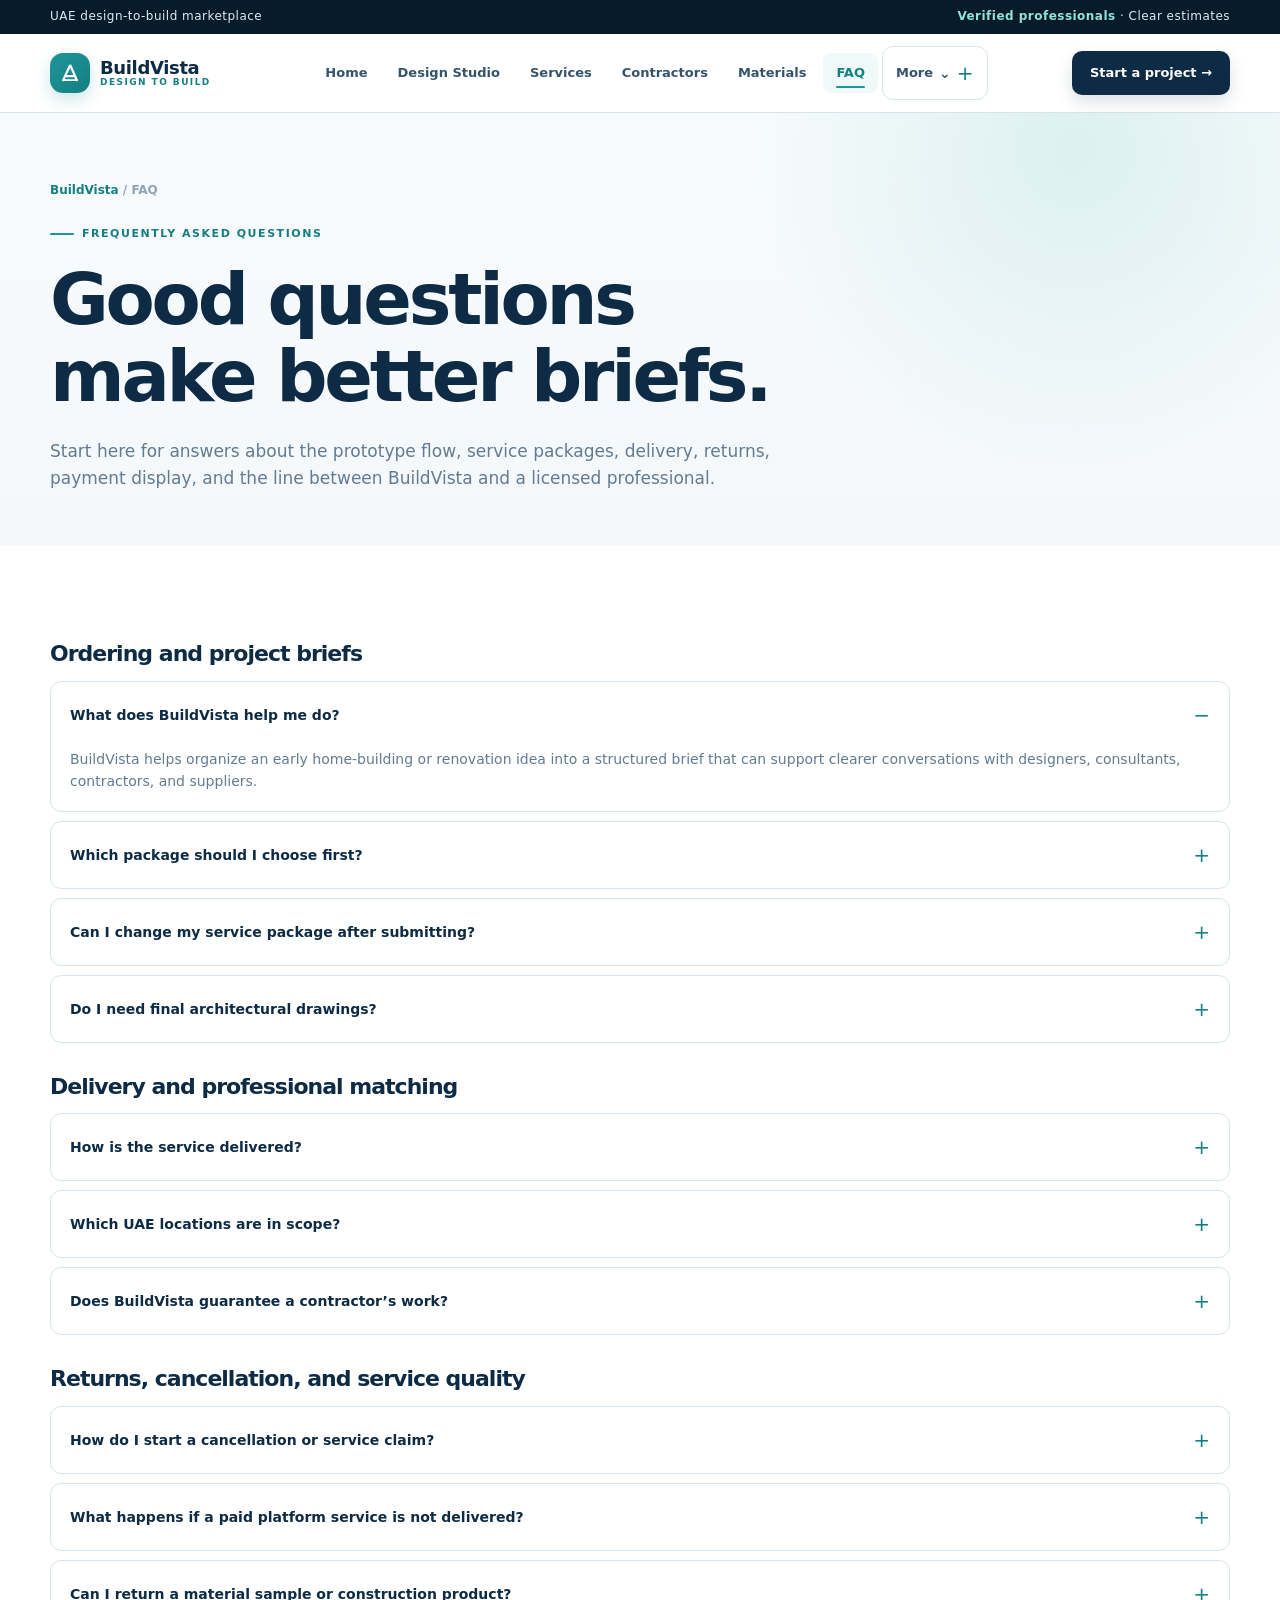
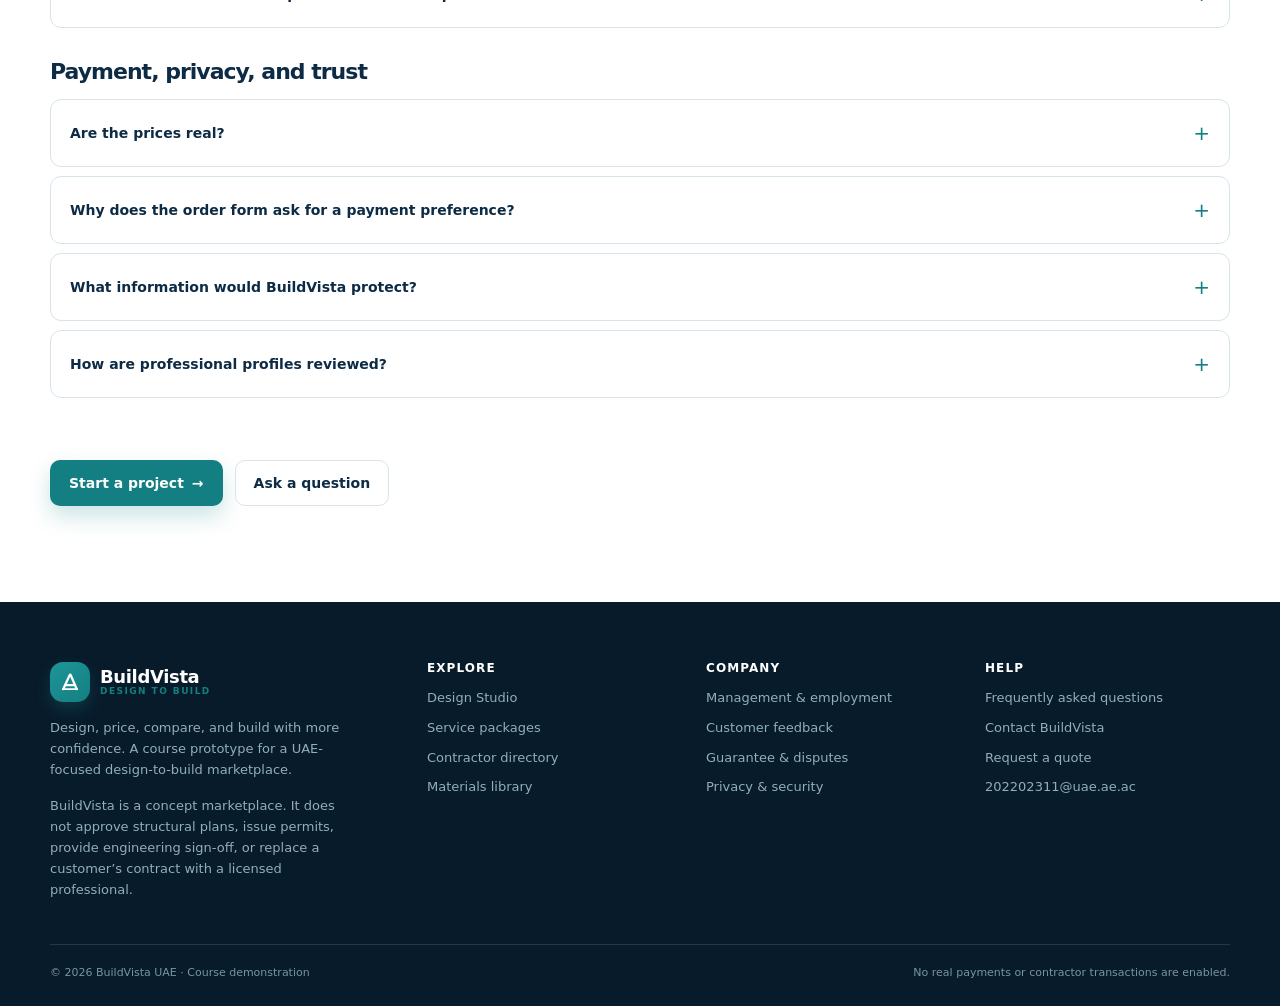
<file: faq.html>
<!doctype html>
<html lang="en">
<head>
  <meta charset="utf-8">
  <meta name="viewport" content="width=device-width, initial-scale=1">
  <meta name="description" content="BuildVista frequently asked questions about ordering, delivery, returns, payments, and professional responsibility.">
  <title>FAQ | BuildVista UAE</title>
  <link rel="stylesheet" href="styles.css">
  <script src="app.js" defer></script>
</head>
<body data-page="faq">
  <div id="site-header"></div>

  <main>
    <section class="page-hero">
      <div class="container">
        <p class="breadcrumb"><a href="index.html">BuildVista</a> / FAQ</p>
        <p class="eyebrow">Frequently asked questions</p>
        <h1>Good questions make better briefs.</h1>
        <p class="lede">Start here for answers about the prototype flow, service packages, delivery, returns, payment display, and the line between BuildVista and a licensed professional.</p>
      </div>
    </section>

    <section class="section section-muted">
      <div class="container faq-groups">
        <section class="faq-group" aria-labelledby="ordering-title">
          <h3 id="ordering-title">Ordering and project briefs</h3>
          <div class="faq-list">
            <details open><summary>What does BuildVista help me do?</summary><p>BuildVista helps organize an early home-building or renovation idea into a structured brief that can support clearer conversations with designers, consultants, contractors, and suppliers.</p></details>
            <details><summary>Which package should I choose first?</summary><p>Choose Design Preview if you are still exploring a direction, Design + Estimate if you want selections connected to a preliminary range, or Verified BuildMatch if you want a standardized professional comparison.</p></details>
            <details><summary>Can I change my service package after submitting?</summary><p>In this prototype, you can submit a new brief with a different package. A commercial service would confirm changes and any cancellation or re-performance terms before work begins.</p></details>
            <details><summary>Do I need final architectural drawings?</summary><p>No. The intake is designed for an early idea. It is not a substitute for approved architectural, structural, engineering, or permit documentation.</p></details>
          </div>
        </section>

        <section class="faq-group" aria-labelledby="delivery-title">
          <h3 id="delivery-title">Delivery and professional matching</h3>
          <div class="faq-list">
            <details><summary>How is the service delivered?</summary><p>Design previews, project briefs, estimates, comparison tables, and status updates are delivered digitally through the website and future customer accounts. Physical construction work and materials come from the selected professional or supplier.</p></details>
            <details><summary>Which UAE locations are in scope?</summary><p>The proposal focuses the initial service on Abu Dhabi, Dubai, Al Ain, and Sharjah so that verification processes, currency, and customer expectations can be handled consistently.</p></details>
            <details><summary>Does BuildVista guarantee a contractor’s work?</summary><p>No. BuildVista can structure discovery and document verification, but the customer’s separate contract with a licensed professional governs construction quality, defects, timelines, warranties, and final responsibility.</p></details>
          </div>
        </section>

        <section class="faq-group" aria-labelledby="returns-title">
          <h3 id="returns-title">Returns, cancellation, and service quality</h3>
          <div class="faq-list">
            <details><summary>How do I start a cancellation or service claim?</summary><p>Use the Contact page and include your project reference, selected package, and the issue. A real implementation would review whether work has started and apply the published service terms.</p></details>
            <details><summary>What happens if a paid platform service is not delivered?</summary><p>Depending on the final terms, the remedy could be correction, re-performance, or a service refund. Physical material returns and contractor defects are managed under the customer’s separate contract.</p></details>
            <details><summary>Can I return a material sample or construction product?</summary><p>BuildVista does not sell or physically deliver materials in this prototype. Any material order would be subject to the selected supplier’s written terms, lead time, condition, and return rules.</p></details>
          </div>
        </section>

        <section class="faq-group" aria-labelledby="payment-title">
          <h3 id="payment-title">Payment, privacy, and trust</h3>
          <div class="faq-list">
            <details><summary>Are the prices real?</summary><p>The AED 299, AED 999, and AED 1,999 package prices are indicative display prices from the proposal. No card details are requested and no real payment is processed by this course prototype.</p></details>
            <details><summary>Why does the order form ask for a payment preference?</summary><p>The assignment requires a payment method choice to be displayed. The form only records a preference for demonstration and does not connect to a payment gateway.</p></details>
            <details><summary>What information would BuildVista protect?</summary><p>A commercial platform would protect identity details, drawings, budgets, payment references, documents, and project communications with role-based access, encryption, backups, and monitoring. See the Privacy & Security page for the proposed controls.</p></details>
            <details><summary>How are professional profiles reviewed?</summary><p>The proposed workflow separates self-reported profile information from evidence such as licensing, service categories, project records, response time, warranties, and verified reviews. The prototype shows the process without claiming live verification.</p></details>
          </div>
        </section>

        <div class="section-actions"><a class="button button-primary" href="request-quote.html">Start a project <span aria-hidden="true">→</span></a><a class="button button-secondary" href="contact.html">Ask a question</a></div>
      </div>
    </section>
  </main>

  <div id="site-footer"></div>
</body>
</html>
</file>
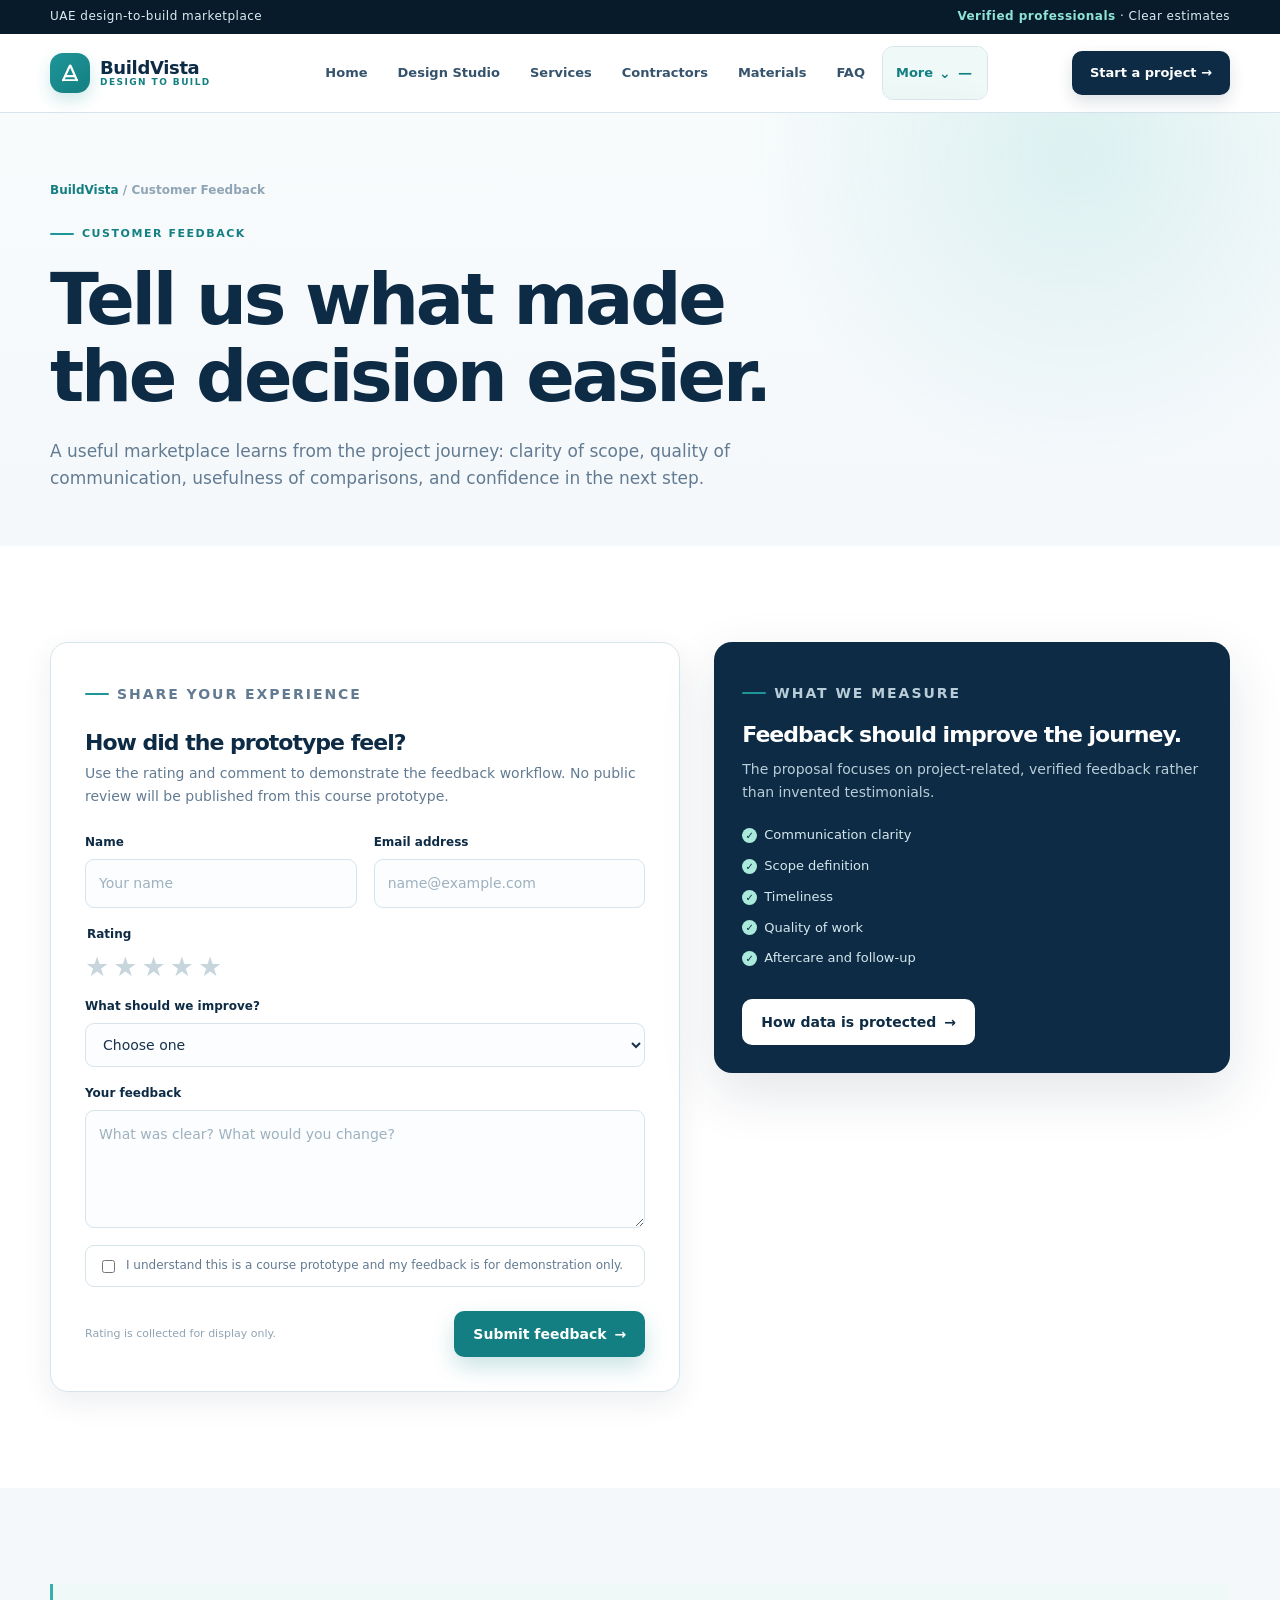
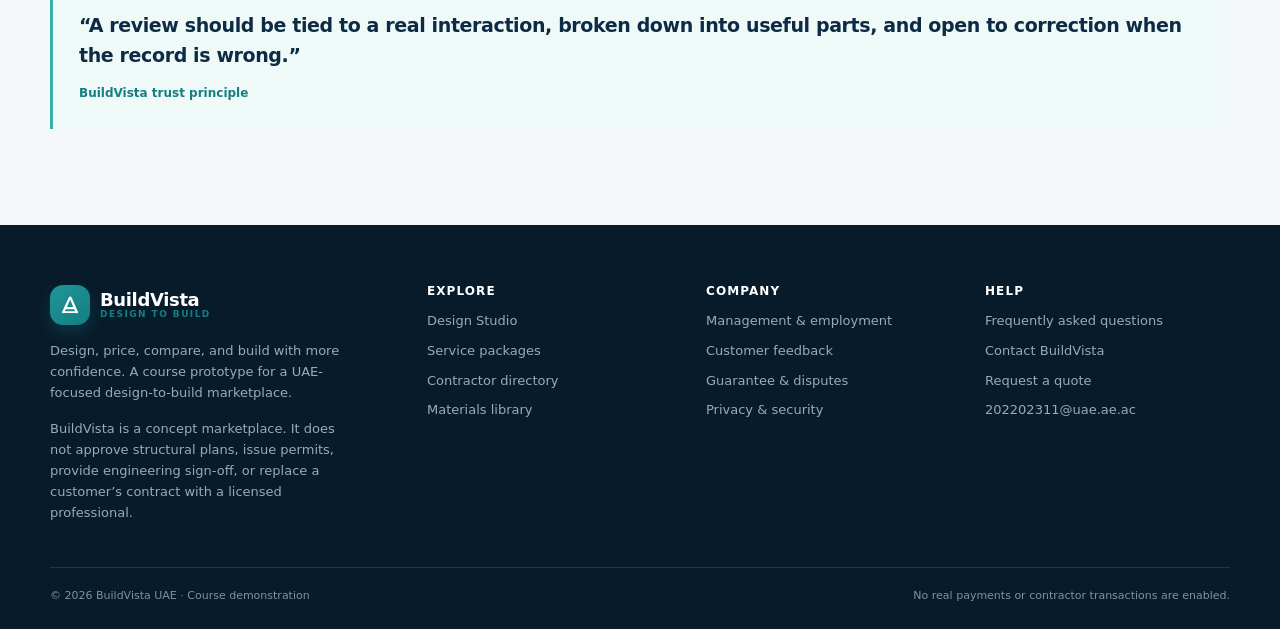
<file: feedback.html>
<!doctype html>
<html lang="en">
<head>
  <meta charset="utf-8">
  <meta name="viewport" content="width=device-width, initial-scale=1">
  <meta name="description" content="Share feedback about the BuildVista design-to-build marketplace prototype.">
  <title>Customer Feedback | BuildVista UAE</title>
  <link rel="stylesheet" href="styles.css">
  <script src="app.js" defer></script>
</head>
<body data-page="feedback">
  <div id="site-header"></div>

  <main>
    <section class="page-hero">
      <div class="container">
        <p class="breadcrumb"><a href="index.html">BuildVista</a> / Customer Feedback</p>
        <p class="eyebrow">Customer feedback</p>
        <h1>Tell us what made the decision easier.</h1>
        <p class="lede">A useful marketplace learns from the project journey: clarity of scope, quality of communication, usefulness of comparisons, and confidence in the next step.</p>
      </div>
    </section>

    <section class="section section-muted">
      <div class="container content-grid">
        <div class="form-card">
          <p class="eyebrow">Share your experience</p>
          <h3>How did the prototype feel?</h3>
          <p>Use the rating and comment to demonstrate the feedback workflow. No public review will be published from this course prototype.</p>
          <form data-demo-form data-success-target="feedback-success">
            <div class="form-grid">
              <div class="field"><label for="feedback-name">Name</label><input id="feedback-name" type="text" placeholder="Your name" required></div>
              <div class="field"><label for="feedback-email">Email address</label><input id="feedback-email" type="email" placeholder="name@example.com" required></div>
              <fieldset class="fieldset full"><legend>Rating</legend><div class="rating-row"><input id="star-5" type="radio" name="rating" value="5" required><label for="star-5" title="5 out of 5">★</label><input id="star-4" type="radio" name="rating" value="4"><label for="star-4" title="4 out of 5">★</label><input id="star-3" type="radio" name="rating" value="3"><label for="star-3" title="3 out of 5">★</label><input id="star-2" type="radio" name="rating" value="2"><label for="star-2" title="2 out of 5">★</label><input id="star-1" type="radio" name="rating" value="1"><label for="star-1" title="1 out of 5">★</label></div></fieldset>
              <div class="field full"><label for="feedback-topic">What should we improve?</label><select id="feedback-topic" required><option value="">Choose one</option><option>Design Studio</option><option>Service packages</option><option>Request form</option><option>Professional comparison</option><option>Trust and policies</option><option>Navigation and accessibility</option></select></div>
              <div class="field full"><label for="feedback-message">Your feedback</label><textarea id="feedback-message" placeholder="What was clear? What would you change?" required></textarea></div>
              <label class="check-option full"><input type="checkbox" required> I understand this is a course prototype and my feedback is for demonstration only.</label>
            </div>
            <div class="form-footer"><span class="form-note">Rating is collected for display only.</span><button class="button button-primary" type="submit">Submit feedback <span aria-hidden="true">→</span></button></div>
          </form>
          <div class="form-success" id="feedback-success" role="status"><strong>Thank you for the thoughtful feedback.</strong> The rating flow is complete. A commercial implementation would confirm how and where reviews are displayed.</div>
        </div>

        <aside class="side-panel">
          <p class="eyebrow">What we measure</p>
          <h3>Feedback should improve the journey.</h3>
          <p>The proposal focuses on project-related, verified feedback rather than invented testimonials.</p>
          <ul class="check-list"><li>Communication clarity</li><li>Scope definition</li><li>Timeliness</li><li>Quality of work</li><li>Aftercare and follow-up</li></ul>
          <div class="section-actions"><a class="button button-light" href="privacy.html">How data is protected <span aria-hidden="true">→</span></a></div>
        </aside>
      </div>
    </section>

    <section class="section">
      <div class="container">
        <div class="mini-quote"><p>“A review should be tied to a real interaction, broken down into useful parts, and open to correction when the record is wrong.”</p><span>BuildVista trust principle</span></div>
      </div>
    </section>
  </main>

  <div id="site-footer"></div>
</body>
</html>
</file>
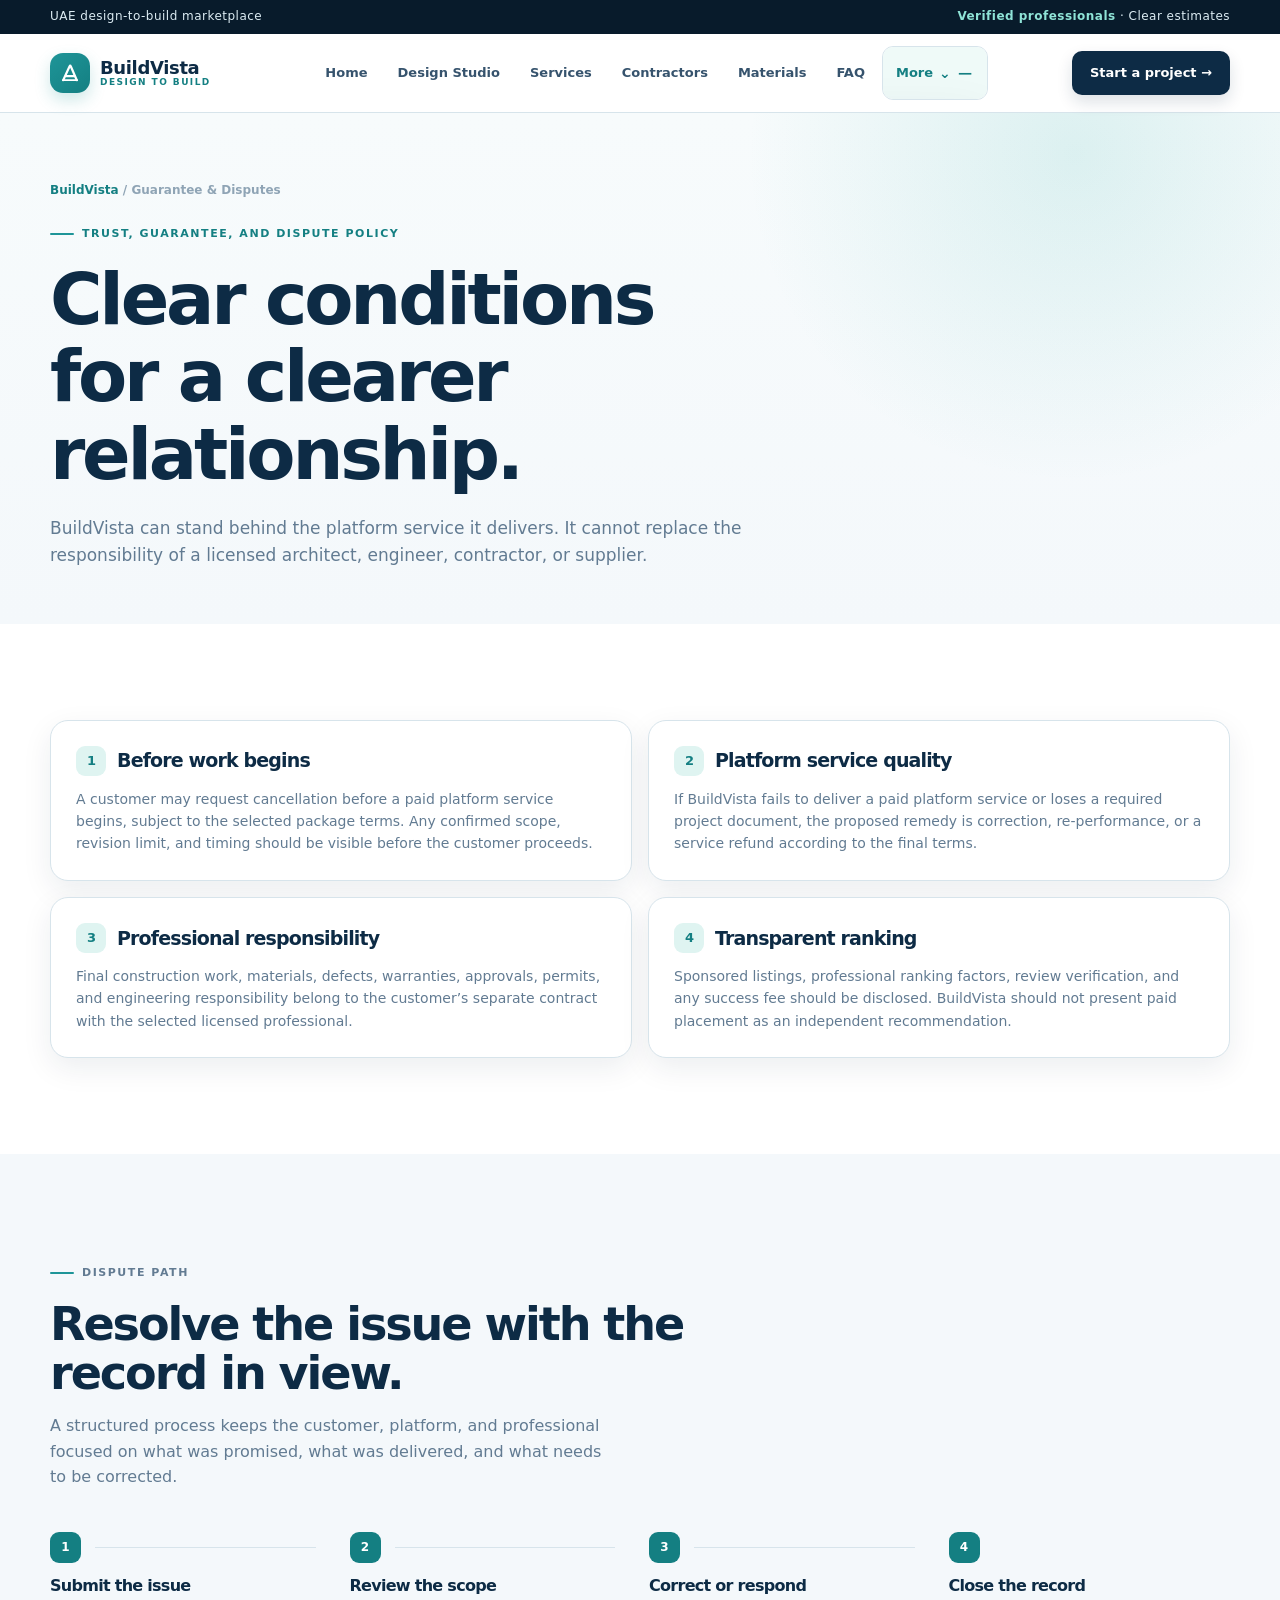
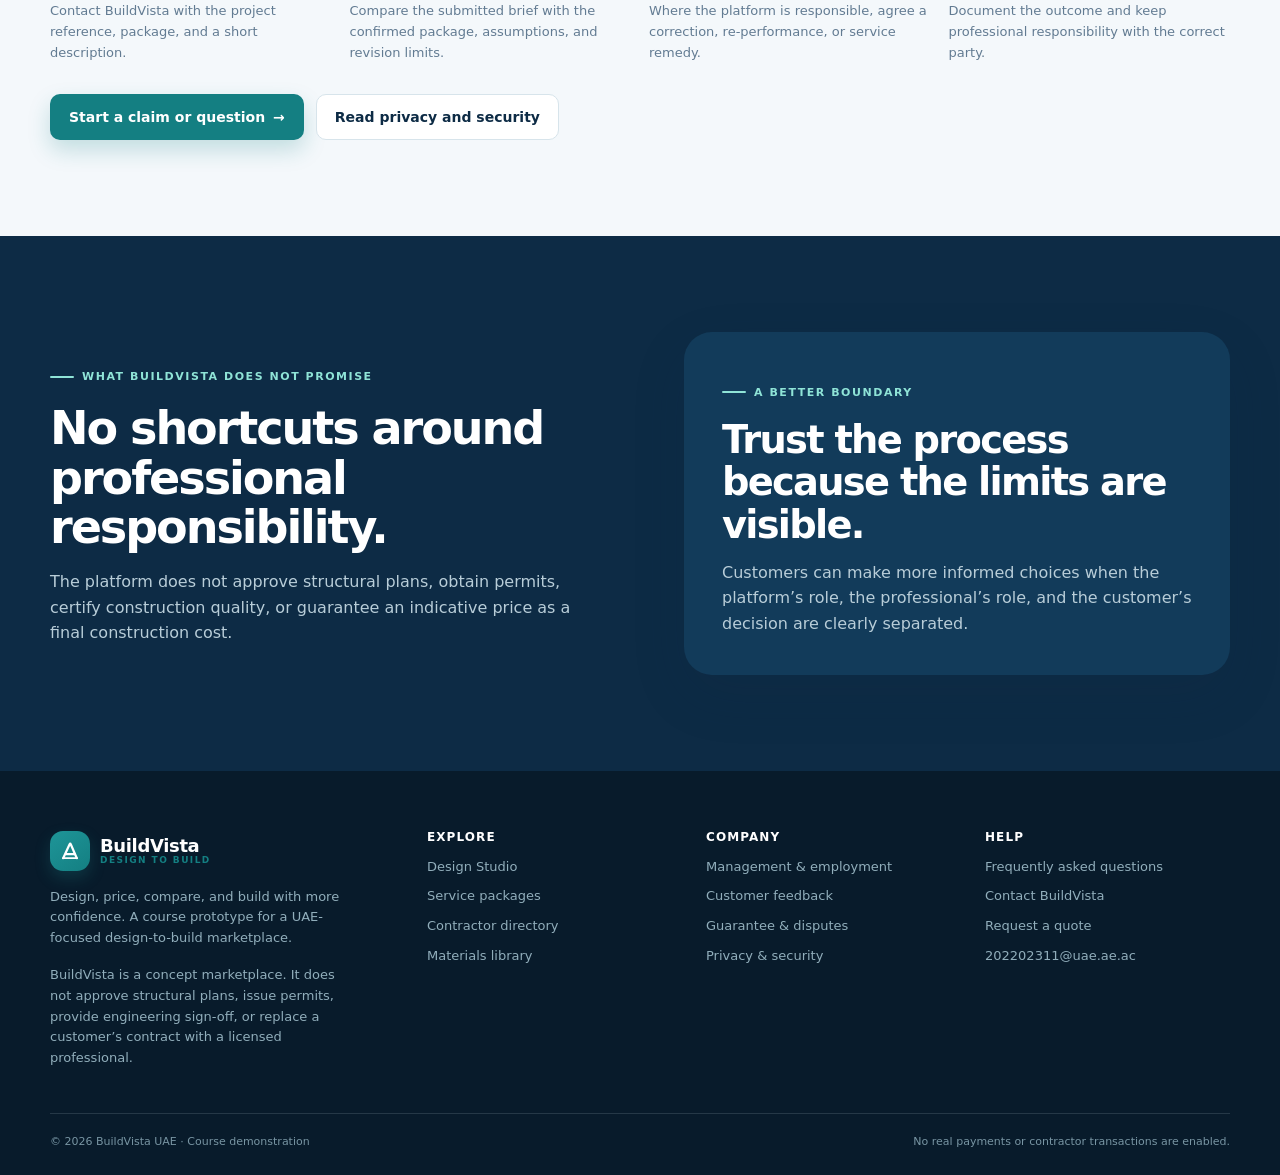
<file: guarantee.html>
<!doctype html>
<html lang="en">
<head>
  <meta charset="utf-8">
  <meta name="viewport" content="width=device-width, initial-scale=1">
  <meta name="description" content="BuildVista service guarantee, cancellation, dispute, and professional responsibility policy.">
  <title>Guarantee and Disputes | BuildVista UAE</title>
  <link rel="stylesheet" href="styles.css">
  <script src="app.js" defer></script>
</head>
<body data-page="guarantee">
  <div id="site-header"></div>

  <main>
    <section class="page-hero">
      <div class="container">
        <p class="breadcrumb"><a href="index.html">BuildVista</a> / Guarantee & Disputes</p>
        <p class="eyebrow">Trust, guarantee, and dispute policy</p>
        <h1>Clear conditions for a clearer relationship.</h1>
        <p class="lede">BuildVista can stand behind the platform service it delivers. It cannot replace the responsibility of a licensed architect, engineer, contractor, or supplier.</p>
      </div>
    </section>

    <section class="section section-muted">
      <div class="container">
        <div class="policy-grid">
          <article class="policy-card"><h3><span aria-hidden="true">1</span>Before work begins</h3><p>A customer may request cancellation before a paid platform service begins, subject to the selected package terms. Any confirmed scope, revision limit, and timing should be visible before the customer proceeds.</p></article>
          <article class="policy-card"><h3><span aria-hidden="true">2</span>Platform service quality</h3><p>If BuildVista fails to deliver a paid platform service or loses a required project document, the proposed remedy is correction, re-performance, or a service refund according to the final terms.</p></article>
          <article class="policy-card"><h3><span aria-hidden="true">3</span>Professional responsibility</h3><p>Final construction work, materials, defects, warranties, approvals, permits, and engineering responsibility belong to the customer’s separate contract with the selected licensed professional.</p></article>
          <article class="policy-card"><h3><span aria-hidden="true">4</span>Transparent ranking</h3><p>Sponsored listings, professional ranking factors, review verification, and any success fee should be disclosed. BuildVista should not present paid placement as an independent recommendation.</p></article>
        </div>
      </div>
    </section>

    <section class="section">
      <div class="container">
        <div class="section-heading"><div><p class="eyebrow">Dispute path</p><h2>Resolve the issue with the record in view.</h2><p>A structured process keeps the customer, platform, and professional focused on what was promised, what was delivered, and what needs to be corrected.</p></div></div>
        <div class="process-line">
          <article class="process-step"><h3>Submit the issue</h3><p>Contact BuildVista with the project reference, package, and a short description.</p></article>
          <article class="process-step"><h3>Review the scope</h3><p>Compare the submitted brief with the confirmed package, assumptions, and revision limits.</p></article>
          <article class="process-step"><h3>Correct or respond</h3><p>Where the platform is responsible, agree a correction, re-performance, or service remedy.</p></article>
          <article class="process-step"><h3>Close the record</h3><p>Document the outcome and keep professional responsibility with the correct party.</p></article>
        </div>
        <div class="section-actions"><a class="button button-primary" href="contact.html">Start a claim or question <span aria-hidden="true">→</span></a><a class="button button-secondary" href="privacy.html">Read privacy and security</a></div>
      </div>
    </section>

    <section class="section section-dark">
      <div class="container split-grid">
        <div><p class="eyebrow">What BuildVista does not promise</p><h2>No shortcuts around professional responsibility.</h2><p class="muted-text" style="margin-top:16px">The platform does not approve structural plans, obtain permits, certify construction quality, or guarantee an indicative price as a final construction cost.</p></div>
        <div class="dark-panel" style="background:#123b5a"><p class="eyebrow">A better boundary</p><h3>Trust the process because the limits are visible.</h3><p>Customers can make more informed choices when the platform’s role, the professional’s role, and the customer’s decision are clearly separated.</p></div>
      </div>
    </section>
  </main>

  <div id="site-footer"></div>
</body>
</html>
</file>
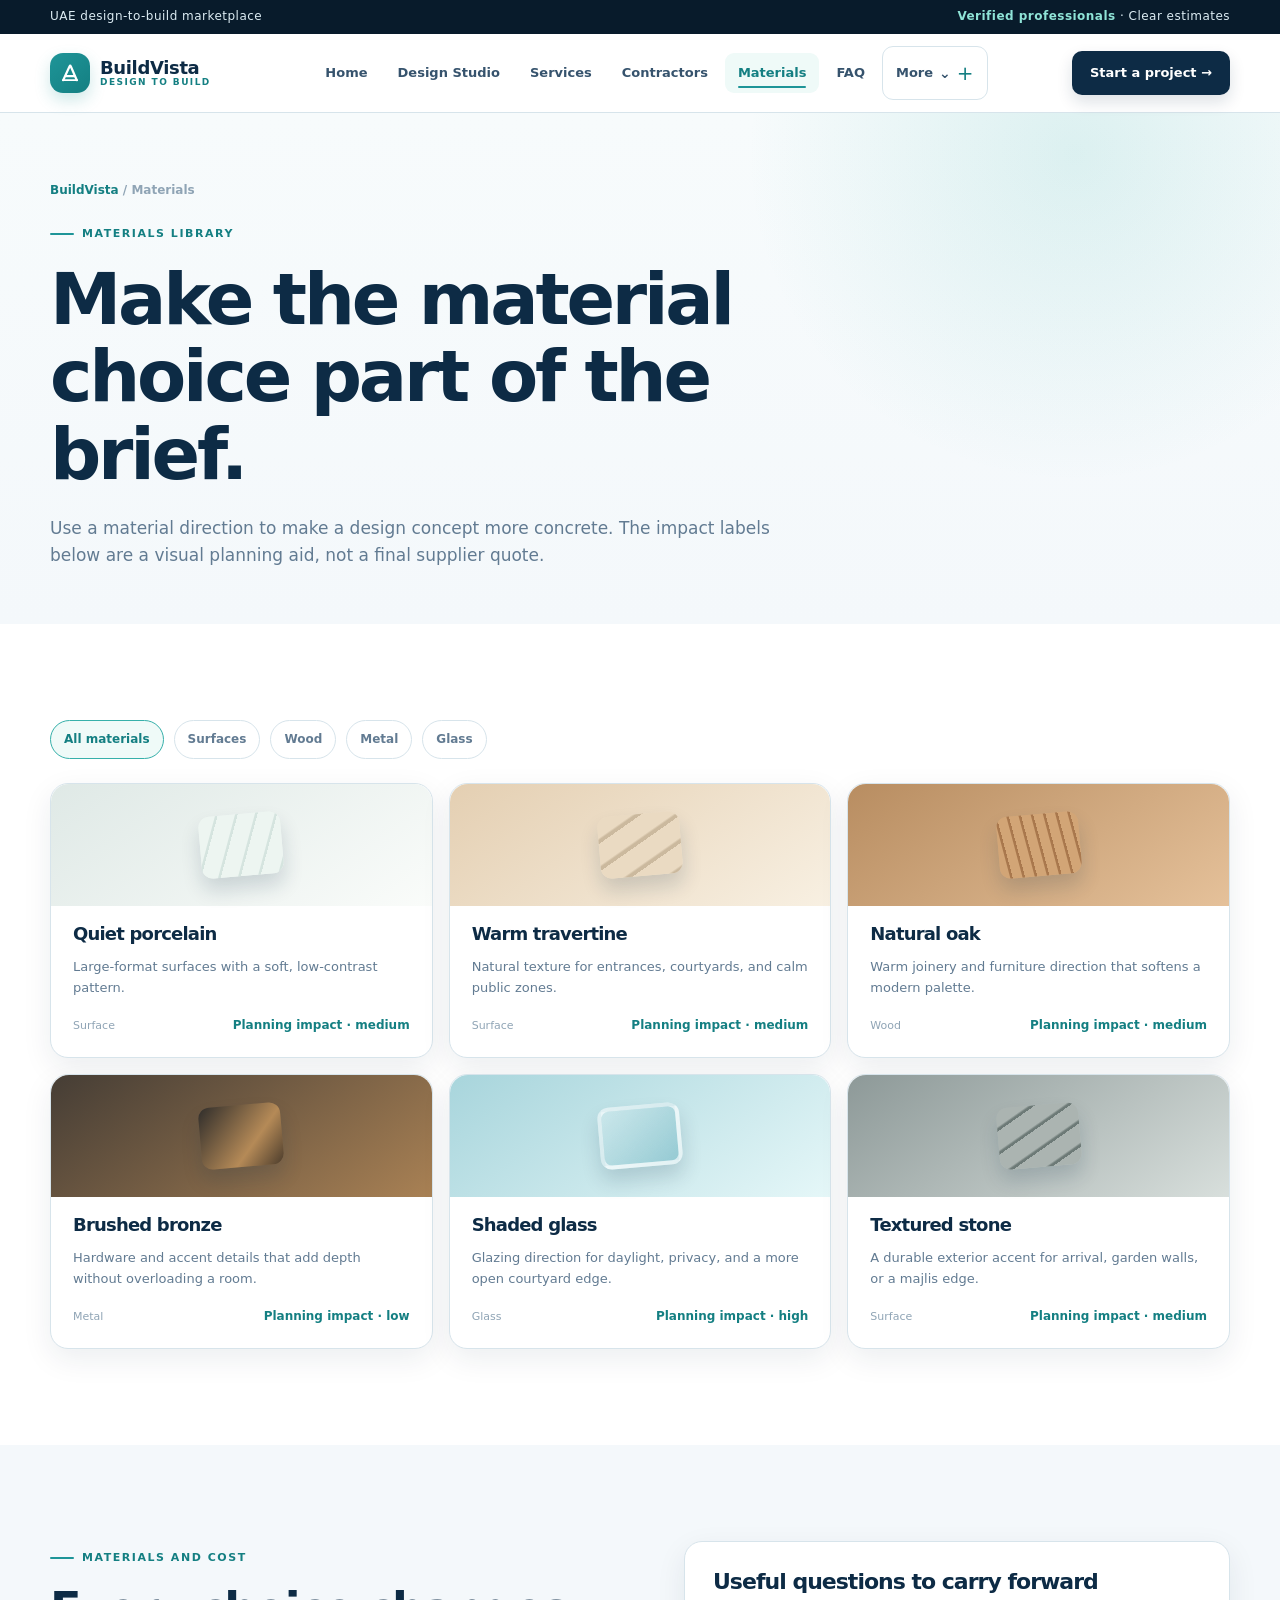
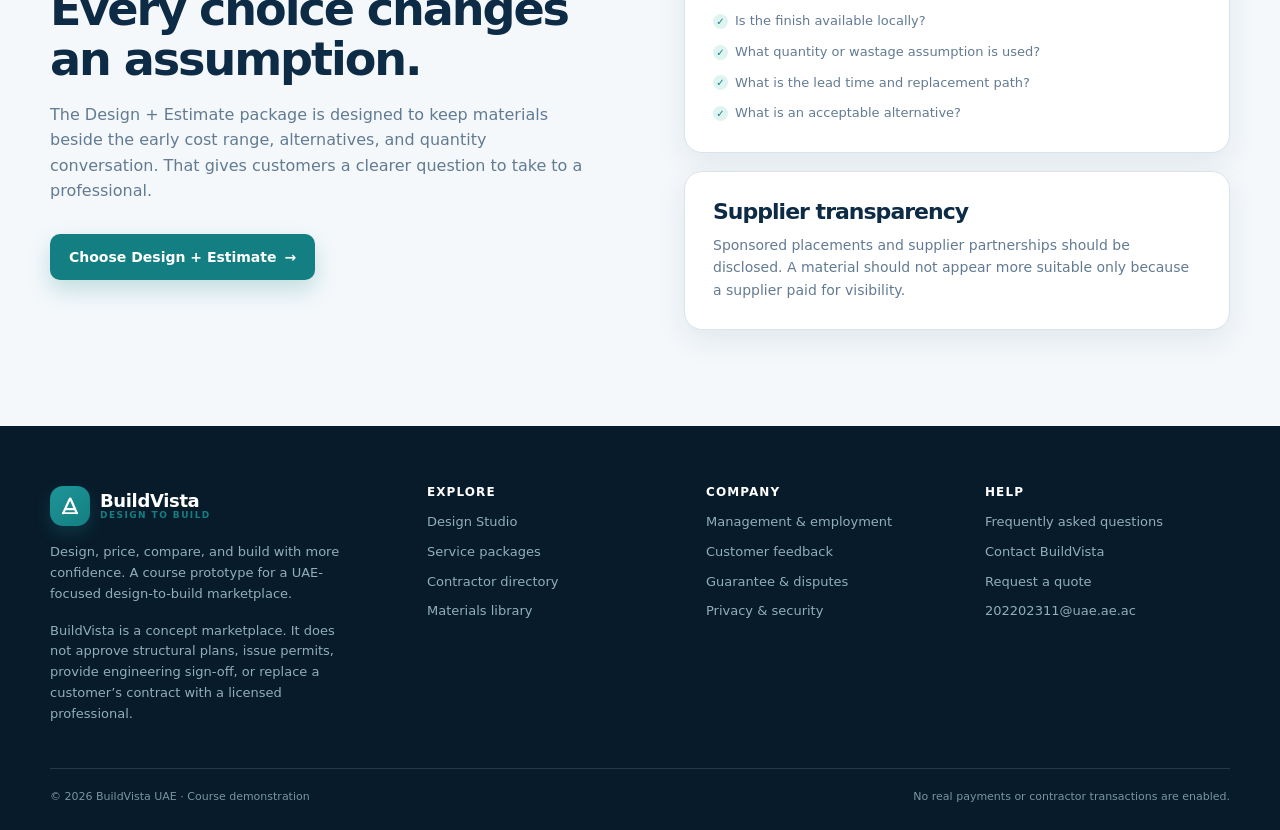
<file: materials.html>
<!doctype html>
<html lang="en">
<head>
  <meta charset="utf-8">
  <meta name="viewport" content="width=device-width, initial-scale=1">
  <meta name="description" content="Explore a BuildVista demonstration materials library for villa design, finishes, and early planning conversations.">
  <title>Materials Library | BuildVista UAE</title>
  <link rel="stylesheet" href="styles.css">
  <script src="app.js" defer></script>
</head>
<body data-page="materials">
  <div id="site-header"></div>

  <main>
    <section class="page-hero">
      <div class="container">
        <p class="breadcrumb"><a href="index.html">BuildVista</a> / Materials</p>
        <p class="eyebrow">Materials library</p>
        <h1>Make the material choice part of the brief.</h1>
        <p class="lede">Use a material direction to make a design concept more concrete. The impact labels below are a visual planning aid, not a final supplier quote.</p>
      </div>
    </section>

    <section class="section section-muted">
      <div class="container">
        <div class="filter-row" data-filter-group="materials" role="group" aria-label="Filter materials"><button class="filter-chip is-active" type="button" data-filter="all">All materials</button><button class="filter-chip" type="button" data-filter="surface">Surfaces</button><button class="filter-chip" type="button" data-filter="wood">Wood</button><button class="filter-chip" type="button" data-filter="metal">Metal</button><button class="filter-chip" type="button" data-filter="glass">Glass</button></div>
        <div class="material-grid">
          <article class="material-card" data-filter-card="materials" data-category="surface"><div class="material-art porcelain" aria-label="Porcelain tile swatch" role="img"><div class="material-swatch"></div></div><h3>Quiet porcelain</h3><p>Large-format surfaces with a soft, low-contrast pattern.</p><div class="material-meta"><span>Surface</span><strong>Planning impact · medium</strong></div></article>
          <article class="material-card" data-filter-card="materials" data-category="surface"><div class="material-art travertine" aria-label="Travertine stone swatch" role="img"><div class="material-swatch"></div></div><h3>Warm travertine</h3><p>Natural texture for entrances, courtyards, and calm public zones.</p><div class="material-meta"><span>Surface</span><strong>Planning impact · medium</strong></div></article>
          <article class="material-card" data-filter-card="materials" data-category="wood"><div class="material-art oak" aria-label="Oak timber swatch" role="img"><div class="material-swatch"></div></div><h3>Natural oak</h3><p>Warm joinery and furniture direction that softens a modern palette.</p><div class="material-meta"><span>Wood</span><strong>Planning impact · medium</strong></div></article>
          <article class="material-card" data-filter-card="materials" data-category="metal"><div class="material-art bronze" aria-label="Bronze metal swatch" role="img"><div class="material-swatch"></div></div><h3>Brushed bronze</h3><p>Hardware and accent details that add depth without overloading a room.</p><div class="material-meta"><span>Metal</span><strong>Planning impact · low</strong></div></article>
          <article class="material-card" data-filter-card="materials" data-category="glass"><div class="material-art glass" aria-label="Tinted glass swatch" role="img"><div class="material-swatch"></div></div><h3>Shaded glass</h3><p>Glazing direction for daylight, privacy, and a more open courtyard edge.</p><div class="material-meta"><span>Glass</span><strong>Planning impact · high</strong></div></article>
          <article class="material-card" data-filter-card="materials" data-category="surface"><div class="material-art stone" aria-label="Textured stone swatch" role="img"><div class="material-swatch"></div></div><h3>Textured stone</h3><p>A durable exterior accent for arrival, garden walls, or a majlis edge.</p><div class="material-meta"><span>Surface</span><strong>Planning impact · medium</strong></div></article>
        </div>
      </div>
    </section>

    <section class="section">
      <div class="container split-grid align-start">
        <div class="split-copy"><p class="eyebrow">Materials and cost</p><h2>Every choice changes an assumption.</h2><p>The Design + Estimate package is designed to keep materials beside the early cost range, alternatives, and quantity conversation. That gives customers a clearer question to take to a professional.</p><div class="section-actions"><a class="button button-primary" href="request-quote.html?package=estimate">Choose Design + Estimate <span aria-hidden="true">→</span></a></div></div>
        <div class="content-stack"><article class="surface"><h3>Useful questions to carry forward</h3><ul class="check-list" style="margin-top:17px"><li>Is the finish available locally?</li><li>What quantity or wastage assumption is used?</li><li>What is the lead time and replacement path?</li><li>What is an acceptable alternative?</li></ul></article><article class="surface"><h3>Supplier transparency</h3><p style="margin-top:10px">Sponsored placements and supplier partnerships should be disclosed. A material should not appear more suitable only because a supplier paid for visibility.</p></article></div>
      </div>
    </section>
  </main>

  <div id="site-footer"></div>
</body>
</html>
</file>
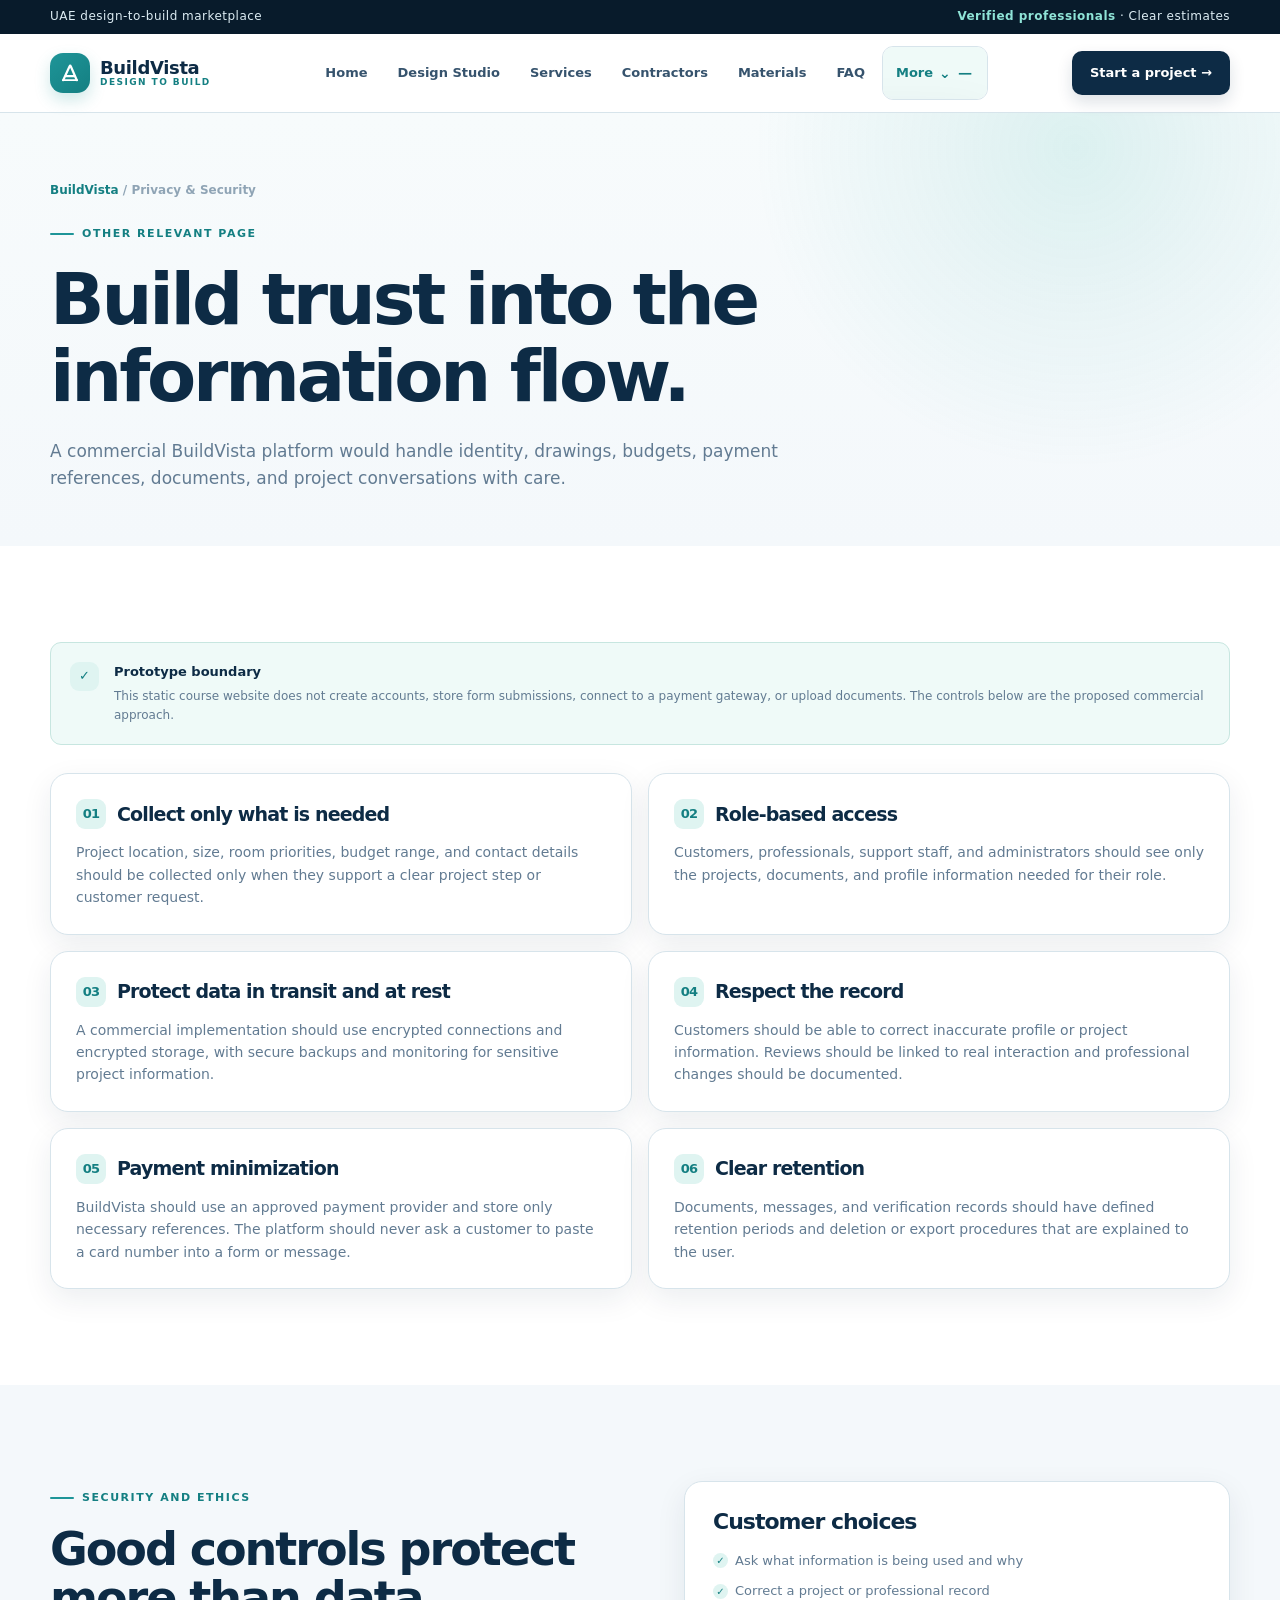
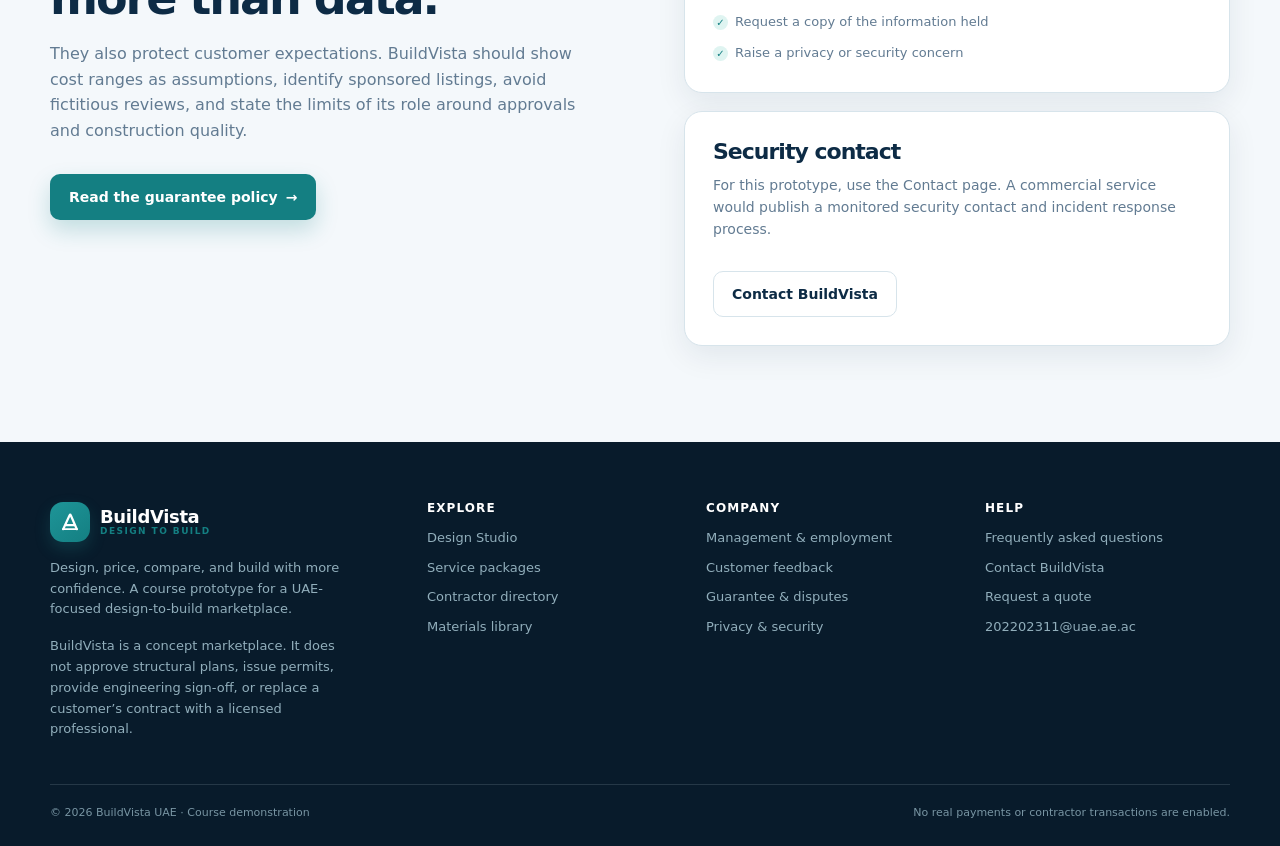
<file: privacy.html>
<!doctype html>
<html lang="en">
<head>
  <meta charset="utf-8">
  <meta name="viewport" content="width=device-width, initial-scale=1">
  <meta name="description" content="BuildVista proposed privacy and security controls for project data, documents, profiles, and communications.">
  <title>Privacy and Security | BuildVista UAE</title>
  <link rel="stylesheet" href="styles.css">
  <script src="app.js" defer></script>
</head>
<body data-page="privacy">
  <div id="site-header"></div>

  <main>
    <section class="page-hero">
      <div class="container">
        <p class="breadcrumb"><a href="index.html">BuildVista</a> / Privacy & Security</p>
        <p class="eyebrow">Other relevant page</p>
        <h1>Build trust into the information flow.</h1>
        <p class="lede">A commercial BuildVista platform would handle identity, drawings, budgets, payment references, documents, and project conversations with care.</p>
      </div>
    </section>

    <section class="section section-muted">
      <div class="container">
        <div class="callout" style="margin-bottom: 28px"><span class="callout-icon" aria-hidden="true">✓</span><div><strong>Prototype boundary</strong><p>This static course website does not create accounts, store form submissions, connect to a payment gateway, or upload documents. The controls below are the proposed commercial approach.</p></div></div>
        <div class="policy-grid">
          <article class="policy-card"><h3><span aria-hidden="true">01</span>Collect only what is needed</h3><p>Project location, size, room priorities, budget range, and contact details should be collected only when they support a clear project step or customer request.</p></article>
          <article class="policy-card"><h3><span aria-hidden="true">02</span>Role-based access</h3><p>Customers, professionals, support staff, and administrators should see only the projects, documents, and profile information needed for their role.</p></article>
          <article class="policy-card"><h3><span aria-hidden="true">03</span>Protect data in transit and at rest</h3><p>A commercial implementation should use encrypted connections and encrypted storage, with secure backups and monitoring for sensitive project information.</p></article>
          <article class="policy-card"><h3><span aria-hidden="true">04</span>Respect the record</h3><p>Customers should be able to correct inaccurate profile or project information. Reviews should be linked to real interaction and professional changes should be documented.</p></article>
          <article class="policy-card"><h3><span aria-hidden="true">05</span>Payment minimization</h3><p>BuildVista should use an approved payment provider and store only necessary references. The platform should never ask a customer to paste a card number into a form or message.</p></article>
          <article class="policy-card"><h3><span aria-hidden="true">06</span>Clear retention</h3><p>Documents, messages, and verification records should have defined retention periods and deletion or export procedures that are explained to the user.</p></article>
        </div>
      </div>
    </section>

    <section class="section">
      <div class="container split-grid align-start">
        <div class="split-copy"><p class="eyebrow">Security and ethics</p><h2>Good controls protect more than data.</h2><p>They also protect customer expectations. BuildVista should show cost ranges as assumptions, identify sponsored listings, avoid fictitious reviews, and state the limits of its role around approvals and construction quality.</p><div class="section-actions"><a class="button button-primary" href="guarantee.html">Read the guarantee policy <span aria-hidden="true">→</span></a></div></div>
        <div class="content-stack"><article class="surface"><h3>Customer choices</h3><ul class="plain-list" style="margin-top:17px"><li>Ask what information is being used and why</li><li>Correct a project or professional record</li><li>Request a copy of the information held</li><li>Raise a privacy or security concern</li></ul></article><article class="surface"><h3>Security contact</h3><p style="margin-top:10px">For this prototype, use the Contact page. A commercial service would publish a monitored security contact and incident response process.</p><div class="section-actions"><a class="button button-secondary" href="contact.html">Contact BuildVista</a></div></article></div>
      </div>
    </section>
  </main>

  <div id="site-footer"></div>
</body>
</html>
</file>
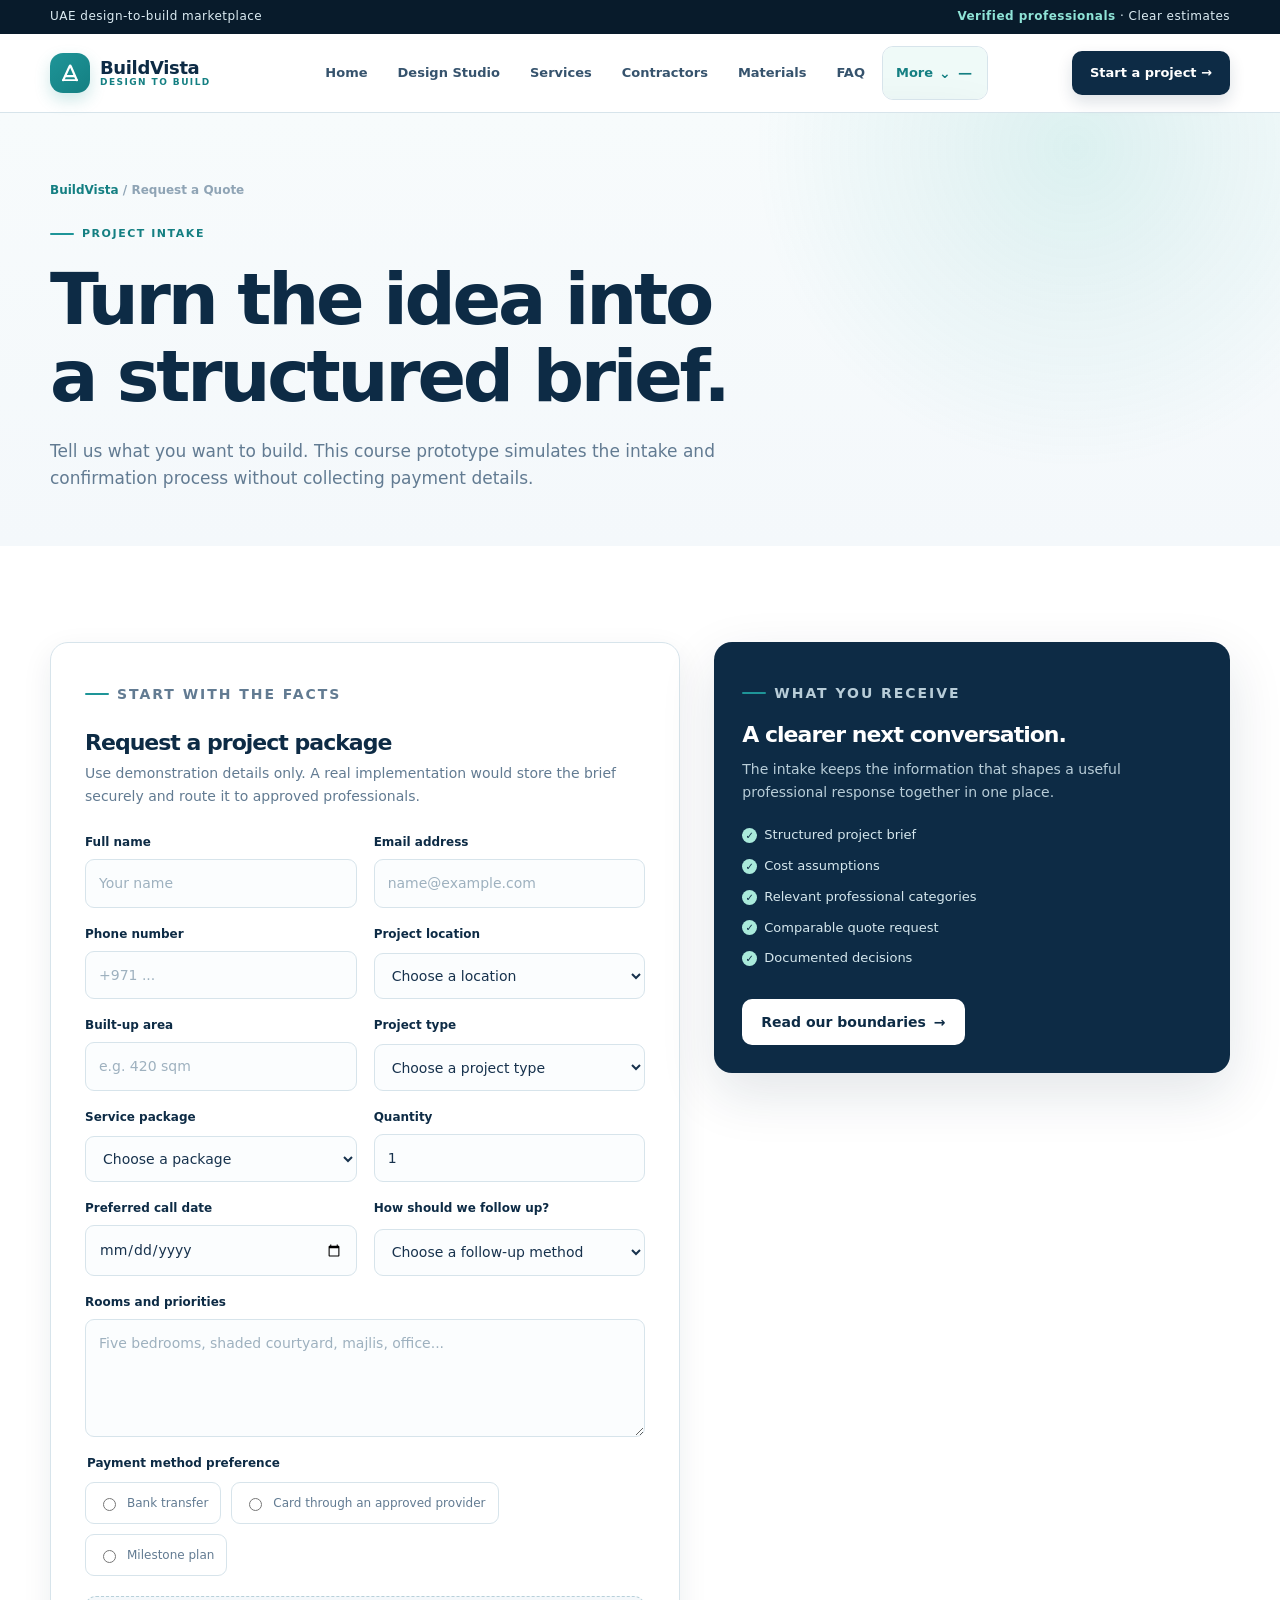
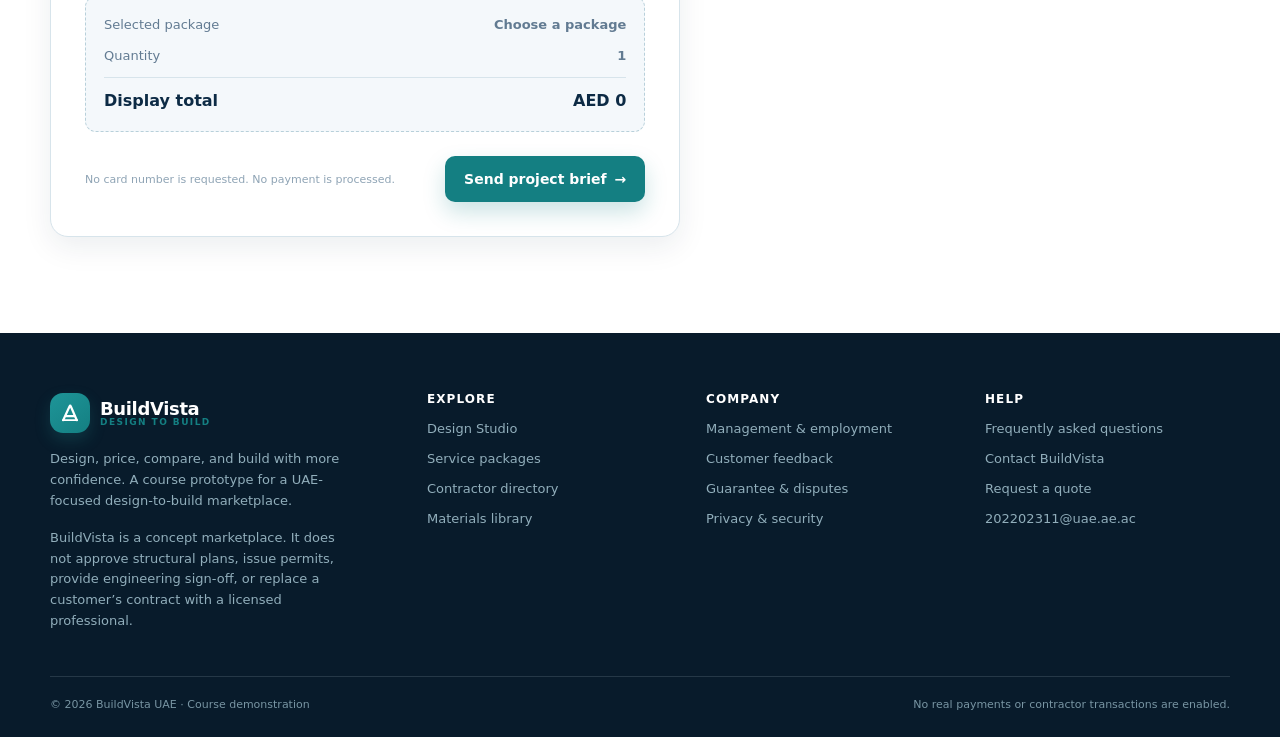
<file: request-quote.html>
<!doctype html>
<html lang="en">
<head>
  <meta charset="utf-8">
  <meta name="viewport" content="width=device-width, initial-scale=1">
  <meta name="description" content="Submit a BuildVista project brief and choose a display-only service package.">
  <title>Request a Quote | BuildVista UAE</title>
  <link rel="stylesheet" href="styles.css">
  <script src="app.js" defer></script>
</head>
<body data-page="request-quote">
  <div id="site-header"></div>

  <main>
    <section class="page-hero">
      <div class="container">
        <p class="breadcrumb"><a href="index.html">BuildVista</a> / Request a Quote</p>
        <p class="eyebrow">Project intake</p>
        <h1>Turn the idea into a structured brief.</h1>
        <p class="lede">Tell us what you want to build. This course prototype simulates the intake and confirmation process without collecting payment details.</p>
      </div>
    </section>

    <section class="section section-muted">
      <div class="container content-grid">
        <div class="form-card">
          <p class="eyebrow">Start with the facts</p>
          <h3>Request a project package</h3>
          <p>Use demonstration details only. A real implementation would store the brief securely and route it to approved professionals.</p>

          <form id="request-form" data-demo-form data-success-target="request-success">
            <div class="form-grid">
              <div class="field"><label for="full-name">Full name</label><input id="full-name" name="full-name" type="text" placeholder="Your name" required></div>
              <div class="field"><label for="email">Email address</label><input id="email" name="email" type="email" placeholder="name@example.com" required></div>
              <div class="field"><label for="phone">Phone number</label><input id="phone" name="phone" type="tel" placeholder="+971 ..." required></div>
              <div class="field"><label for="location">Project location</label><select id="location" name="location" required><option value="">Choose a location</option><option>Abu Dhabi</option><option>Dubai</option><option>Al Ain</option><option>Sharjah</option></select></div>
              <div class="field"><label for="area">Built-up area</label><input id="area" name="area" type="text" placeholder="e.g. 420 sqm" required></div>
              <div class="field"><label for="project-type">Project type</label><select id="project-type" name="project-type" required><option value="">Choose a project type</option><option>New villa</option><option>Large renovation</option><option>Interior fit-out</option><option>Landscape and outdoor spaces</option></select></div>
              <div class="field"><label for="package">Service package</label><select id="package" name="package" required><option value="" data-price="0">Choose a package</option><option value="preview" data-price="299">Design Preview — AED 299</option><option value="estimate" data-price="999">Design + Estimate — AED 999</option><option value="match" data-price="1999">Verified BuildMatch — AED 1,999</option></select></div>
              <div class="field"><label for="quantity">Quantity</label><input id="quantity" name="quantity" type="number" min="1" max="3" value="1" required></div>
              <div class="field"><label for="preferred-date">Preferred call date</label><input id="preferred-date" name="preferred-date" type="date" required></div>
              <div class="field"><label for="delivery">How should we follow up?</label><select id="delivery" name="delivery" required><option value="">Choose a follow-up method</option><option>Email summary</option><option>Phone call</option><option>Video consultation</option></select></div>
              <div class="field full"><label for="priorities">Rooms and priorities</label><textarea id="priorities" name="priorities" placeholder="Five bedrooms, shaded courtyard, majlis, office..." required></textarea></div>
              <fieldset class="fieldset full"><legend>Payment method preference <span class="sr-only">display only</span></legend><div class="radio-row"><label class="radio-option"><input type="radio" name="payment" value="bank-transfer" required> Bank transfer</label><label class="radio-option"><input type="radio" name="payment" value="card"> Card through an approved provider</label><label class="radio-option"><input type="radio" name="payment" value="milestone"> Milestone plan</label></div></fieldset>
            </div>

            <div class="order-summary" aria-live="polite">
              <div class="order-summary-row"><span>Selected package</span><strong id="summary-package">Choose a package</strong></div>
              <div class="order-summary-row"><span>Quantity</span><strong id="summary-quantity">1</strong></div>
              <div class="order-summary-row total"><span>Display total</span><strong id="summary-total">AED 0</strong></div>
            </div>

            <div class="form-footer"><span class="form-note">No card number is requested. No payment is processed.</span><button class="button button-primary" type="submit">Send project brief <span aria-hidden="true">→</span></button></div>
          </form>
          <div class="form-success" id="request-success" role="status"><strong>Your project brief is ready for review.</strong> This demonstration has recorded the selected package and follow-up preference. A real BuildVista workflow would send a secure confirmation to the group inbox.</div>
        </div>

        <aside class="side-panel">
          <p class="eyebrow">What you receive</p>
          <h3>A clearer next conversation.</h3>
          <p>The intake keeps the information that shapes a useful professional response together in one place.</p>
          <ul class="check-list"><li>Structured project brief</li><li>Cost assumptions</li><li>Relevant professional categories</li><li>Comparable quote request</li><li>Documented decisions</li></ul>
          <div class="section-actions"><a class="button button-light" href="guarantee.html">Read our boundaries <span aria-hidden="true">→</span></a></div>
        </aside>
      </div>
    </section>
  </main>

  <div id="site-footer"></div>
</body>
</html>
</file>
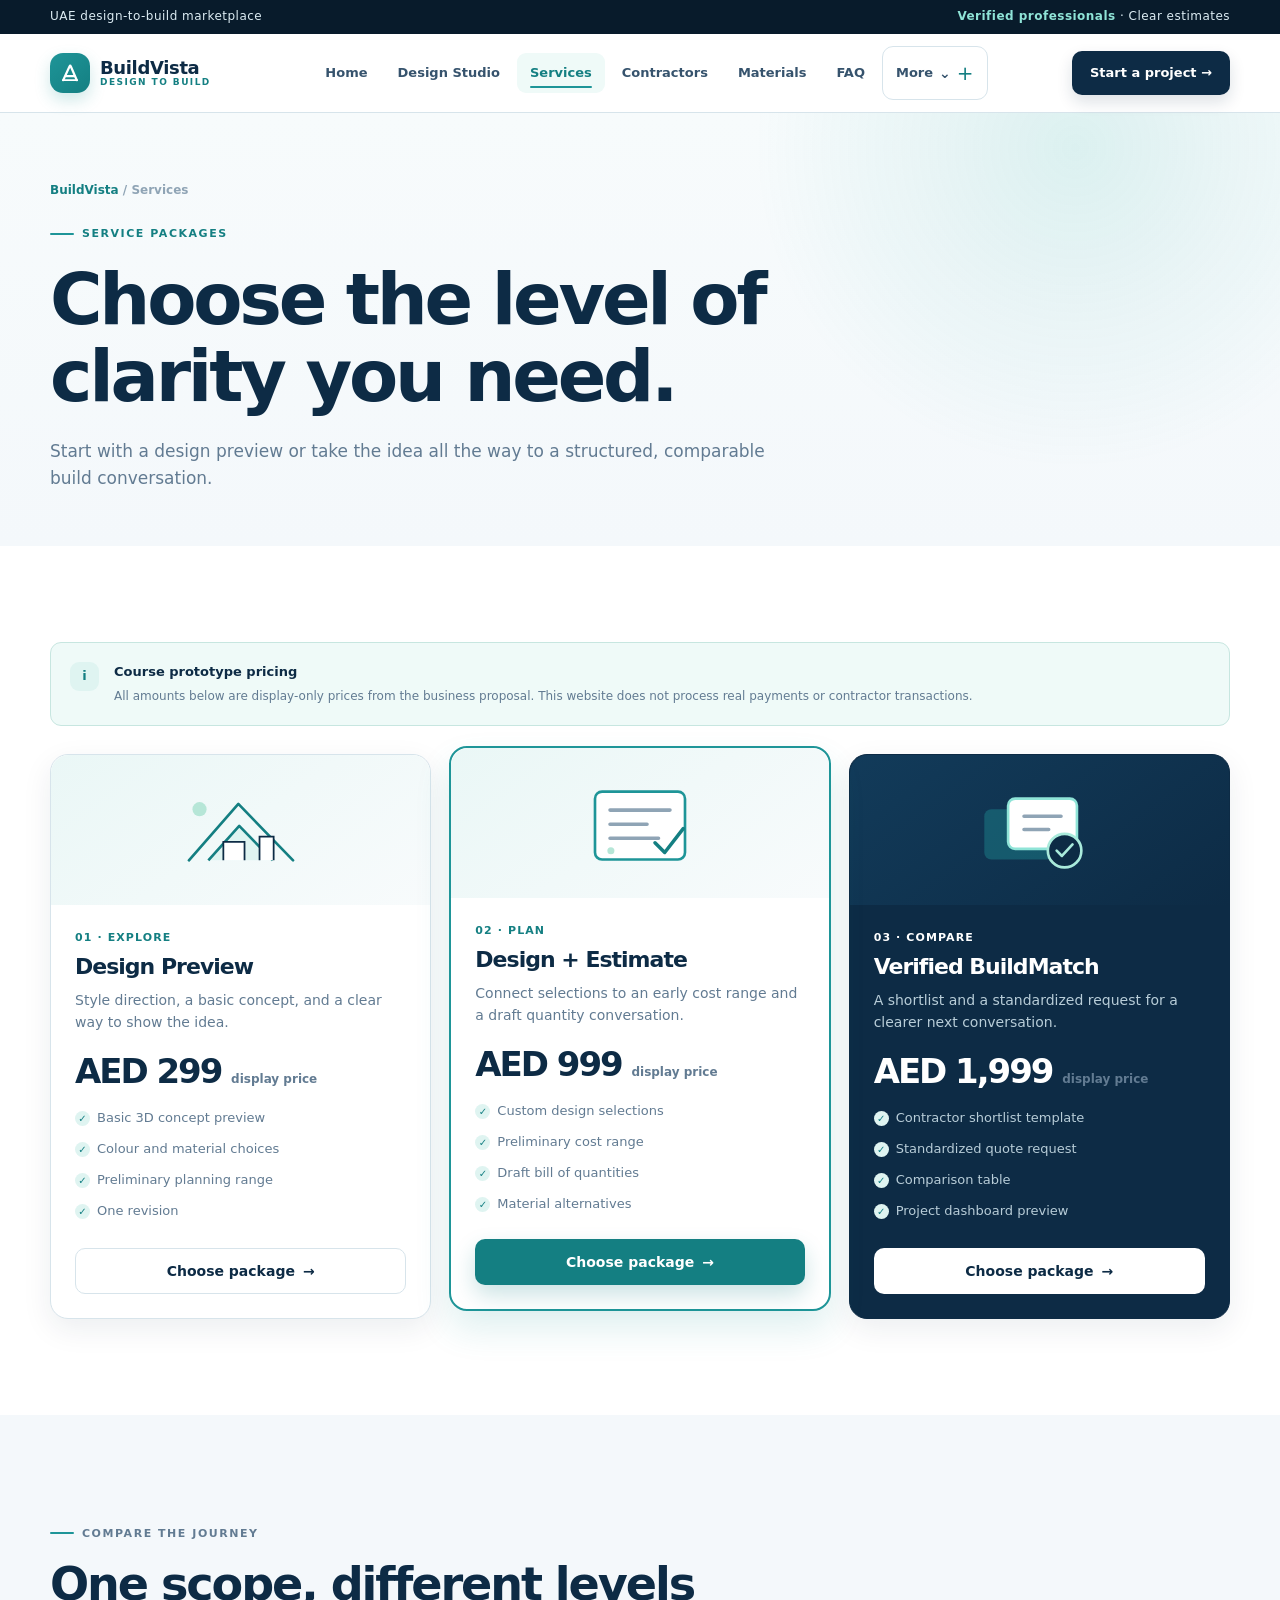
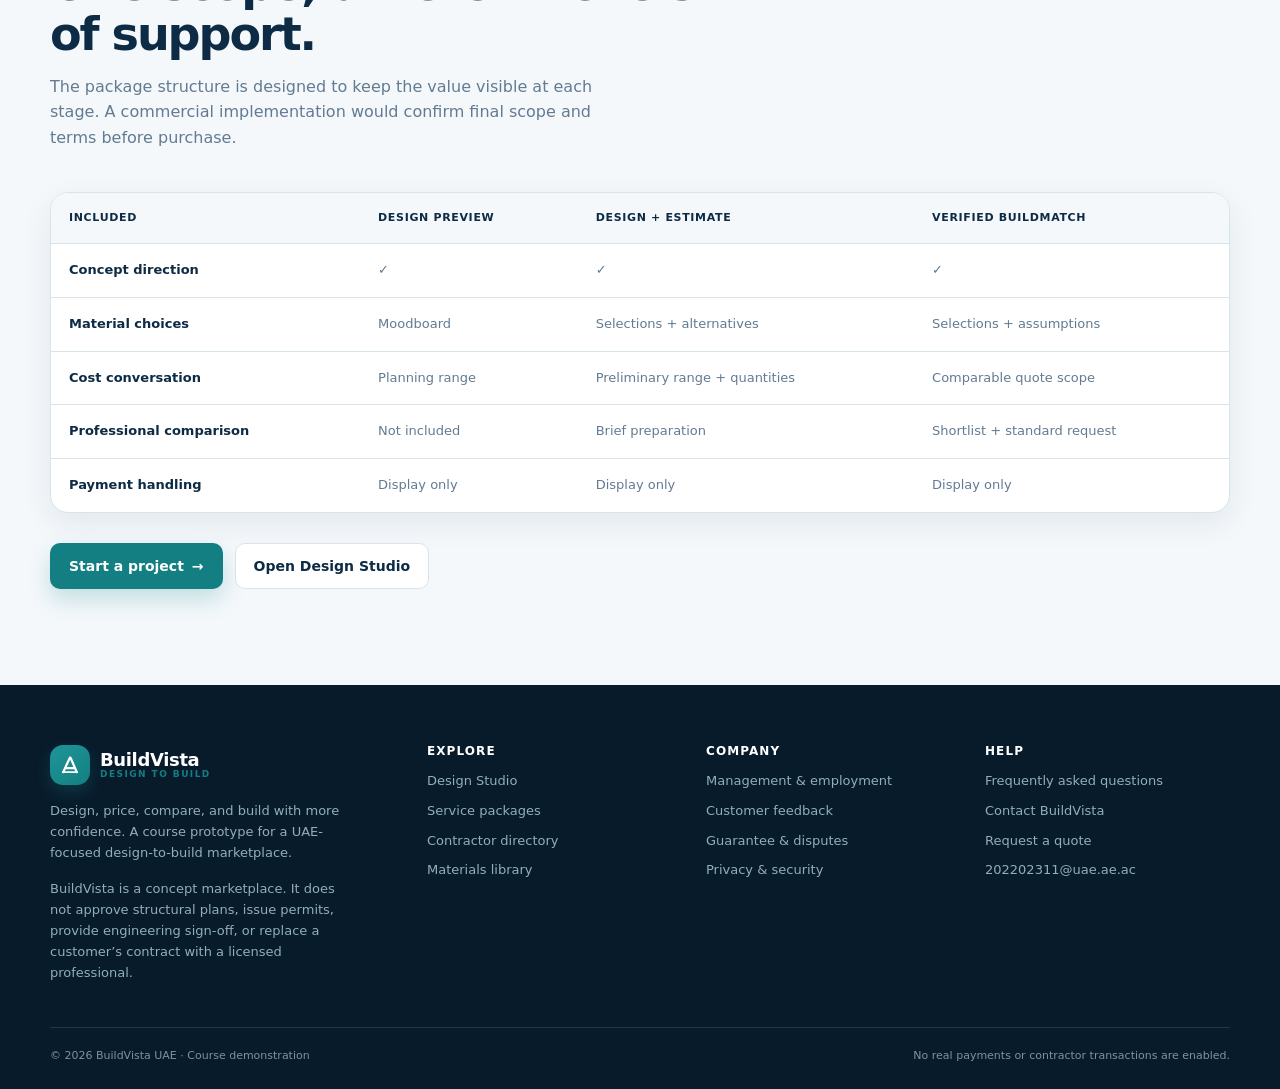
<file: services.html>
<!doctype html>
<html lang="en">
<head>
  <meta charset="utf-8">
  <meta name="viewport" content="width=device-width, initial-scale=1">
  <meta name="description" content="BuildVista service packages: Design Preview, Design and Estimate, and Verified BuildMatch.">
  <title>Service Packages | BuildVista UAE</title>
  <link rel="stylesheet" href="styles.css">
  <script src="app.js" defer></script>
</head>
<body data-page="services">
  <div id="site-header"></div>

  <main>
    <section class="page-hero">
      <div class="container">
        <p class="breadcrumb"><a href="index.html">BuildVista</a> / Services</p>
        <p class="eyebrow">Service packages</p>
        <h1>Choose the level of clarity you need.</h1>
        <p class="lede">Start with a design preview or take the idea all the way to a structured, comparable build conversation.</p>
      </div>
    </section>

    <section class="section section-muted">
      <div class="container">
        <div class="callout" style="margin-bottom: 28px">
          <span class="callout-icon" aria-hidden="true">i</span>
          <div><strong>Course prototype pricing</strong><p>All amounts below are display-only prices from the business proposal. This website does not process real payments or contractor transactions.</p></div>
        </div>
        <div class="package-grid">
          <article class="package-card">
            <div class="package-art" aria-label="Abstract design preview illustration" role="img">
              <svg viewBox="0 0 170 120" aria-hidden="true"><path d="M26 91 82 27l62 64" fill="none" stroke="#147f82" stroke-width="3" stroke-linecap="round" stroke-linejoin="round"/><path d="m48 91 35-39 38 39" fill="#dff4f1" stroke="#147f82" stroke-width="3" stroke-linejoin="round"/><path d="M65 91V70h24v21M106 91V64h16v27" fill="#fff" stroke="#0d2b45" stroke-width="2"/><circle cx="38" cy="33" r="8" fill="#b6e6d7"/></svg>
            </div>
            <div class="package-tag">01 · Explore</div>
            <h3>Design Preview</h3>
            <p>Style direction, a basic concept, and a clear way to show the idea.</p>
            <div class="package-price">AED 299 <small>display price</small></div>
            <ul class="package-list"><li>Basic 3D concept preview</li><li>Colour and material choices</li><li>Preliminary planning range</li><li>One revision</li></ul>
            <a class="button button-secondary" href="request-quote.html?package=preview">Choose package <span aria-hidden="true">→</span></a>
          </article>

          <article class="package-card featured">
            <div class="package-art" aria-label="Abstract estimate illustration" role="img">
              <svg viewBox="0 0 170 120" aria-hidden="true"><rect x="34" y="21" width="102" height="77" rx="8" fill="#fff" stroke="#1e9598" stroke-width="3"/><path d="M51 42h68M51 58h42M51 74h55" stroke="#8fa4b5" stroke-width="4" stroke-linecap="round"/><path d="m102 79 11 11 21-27" fill="none" stroke="#147f82" stroke-width="4" stroke-linecap="round" stroke-linejoin="round"/><circle cx="52" cy="88" r="4" fill="#b6e6d7"/></svg>
            </div>
            <div class="package-tag">02 · Plan</div>
            <h3>Design + Estimate</h3>
            <p>Connect selections to an early cost range and a draft quantity conversation.</p>
            <div class="package-price">AED 999 <small>display price</small></div>
            <ul class="package-list"><li>Custom design selections</li><li>Preliminary cost range</li><li>Draft bill of quantities</li><li>Material alternatives</li></ul>
            <a class="button button-primary" href="request-quote.html?package=estimate">Choose package <span aria-hidden="true">→</span></a>
          </article>

          <article class="package-card dark">
            <div class="package-art" aria-label="Abstract contractor comparison illustration" role="img">
              <svg viewBox="0 0 170 120" aria-hidden="true"><rect x="23" y="33" width="78" height="57" rx="8" fill="#1e9598" opacity=".4"/><rect x="50" y="21" width="78" height="57" rx="8" fill="#fff" stroke="#8fe4d7" stroke-width="3"/><path d="M68 41h42M68 56h28" stroke="#8fa4b5" stroke-width="4" stroke-linecap="round"/><circle cx="114" cy="80" r="19" fill="#0d2b45" stroke="#a9eadb" stroke-width="3"/><path d="m105 80 6 6 12-13" fill="none" stroke="#a9eadb" stroke-width="3" stroke-linecap="round" stroke-linejoin="round"/></svg>
            </div>
            <div class="package-tag">03 · Compare</div>
            <h3>Verified BuildMatch</h3>
            <p>A shortlist and a standardized request for a clearer next conversation.</p>
            <div class="package-price">AED 1,999 <small>display price</small></div>
            <ul class="package-list"><li>Contractor shortlist template</li><li>Standardized quote request</li><li>Comparison table</li><li>Project dashboard preview</li></ul>
            <a class="button button-light" href="request-quote.html?package=match">Choose package <span aria-hidden="true">→</span></a>
          </article>
        </div>
      </div>
    </section>

    <section class="section">
      <div class="container">
        <div class="section-heading">
          <div>
            <p class="eyebrow">Compare the journey</p>
            <h2>One scope, different levels of support.</h2>
            <p>The package structure is designed to keep the value visible at each stage. A commercial implementation would confirm final scope and terms before purchase.</p>
          </div>
        </div>
        <div class="comparison-table-wrap">
          <table class="comparison-table">
            <thead><tr><th>Included</th><th>Design Preview</th><th>Design + Estimate</th><th>Verified BuildMatch</th></tr></thead>
            <tbody>
              <tr><td><strong>Concept direction</strong></td><td>✓</td><td>✓</td><td>✓</td></tr>
              <tr><td><strong>Material choices</strong></td><td>Moodboard</td><td>Selections + alternatives</td><td>Selections + assumptions</td></tr>
              <tr><td><strong>Cost conversation</strong></td><td>Planning range</td><td>Preliminary range + quantities</td><td>Comparable quote scope</td></tr>
              <tr><td><strong>Professional comparison</strong></td><td>Not included</td><td>Brief preparation</td><td>Shortlist + standard request</td></tr>
              <tr><td><strong>Payment handling</strong></td><td>Display only</td><td>Display only</td><td>Display only</td></tr>
            </tbody>
          </table>
        </div>
        <div class="section-actions"><a class="button button-primary" href="request-quote.html">Start a project <span aria-hidden="true">→</span></a><a class="button button-secondary" href="design-studio.html">Open Design Studio</a></div>
      </div>
    </section>
  </main>

  <div id="site-footer"></div>
</body>
</html>
</file>
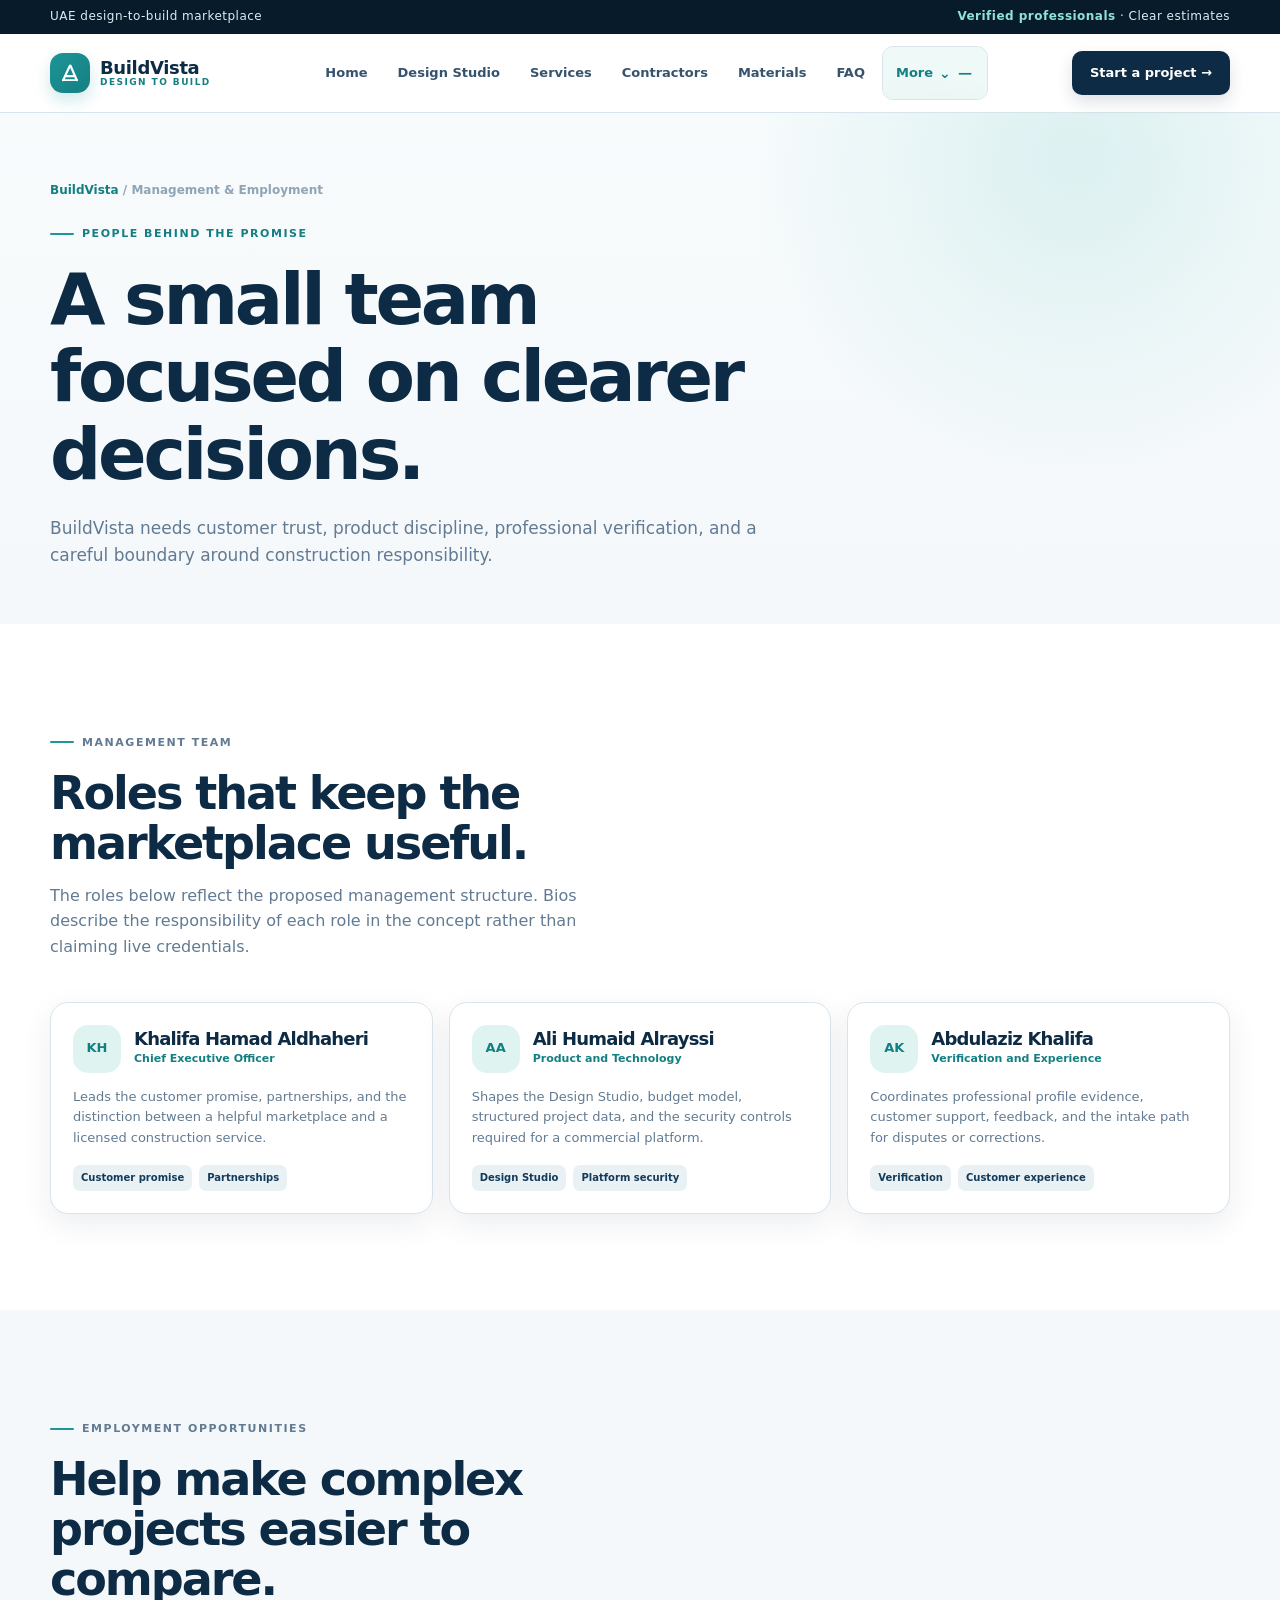
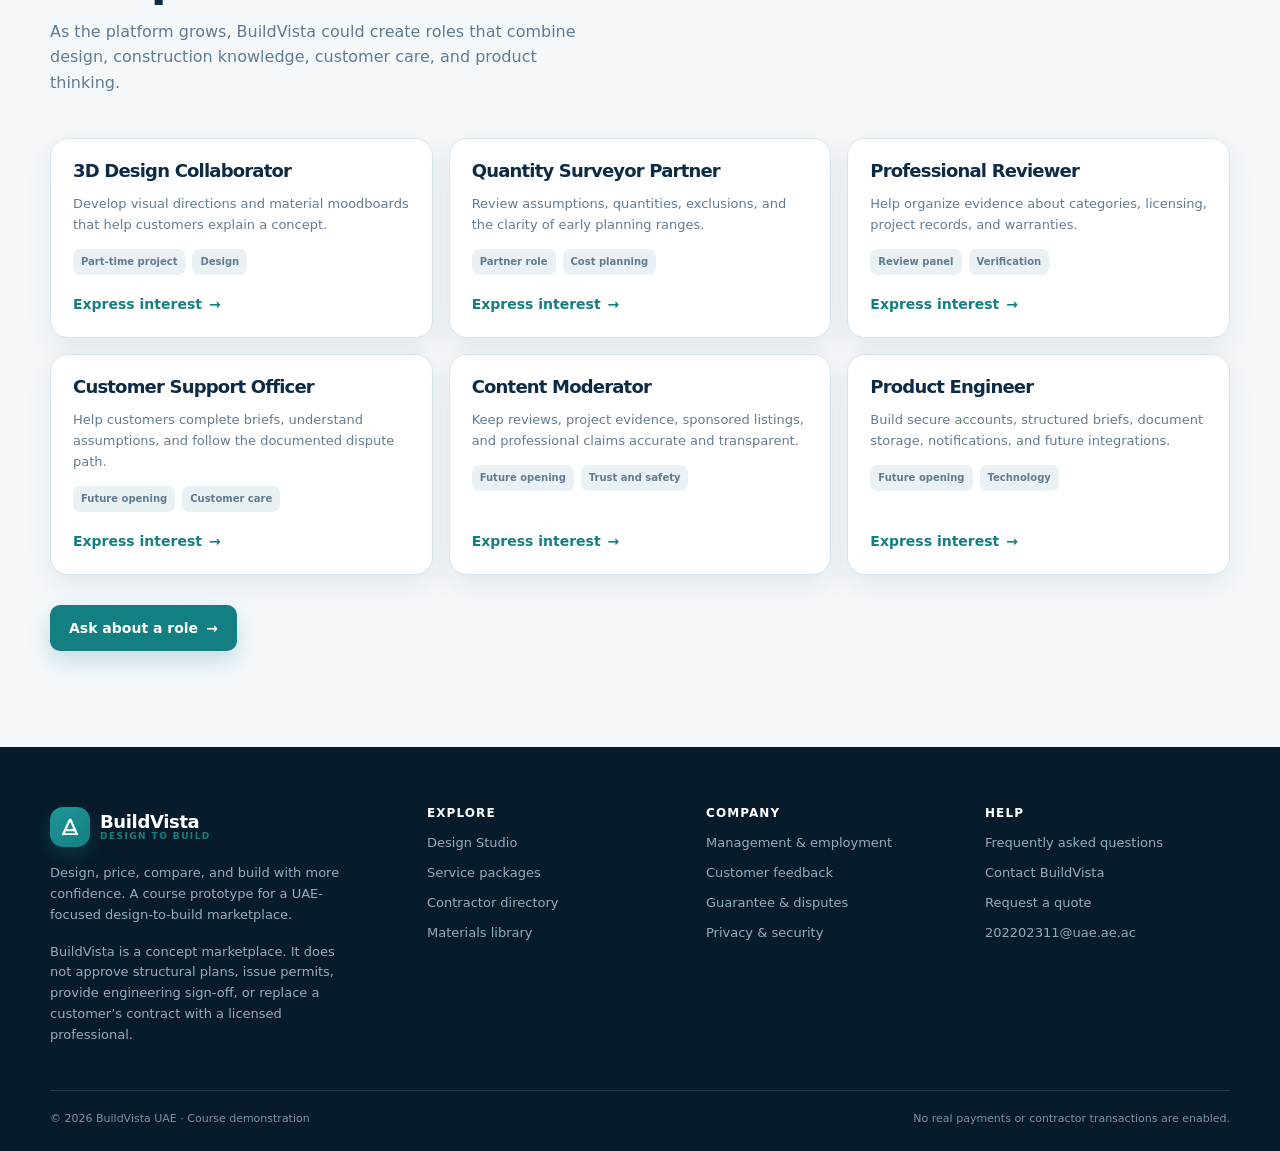
<file: team.html>
<!doctype html>
<html lang="en">
<head>
  <meta charset="utf-8">
  <meta name="viewport" content="width=device-width, initial-scale=1">
  <meta name="description" content="Meet the proposed BuildVista management team and explore future employment opportunities.">
  <title>Management and Employment | BuildVista UAE</title>
  <link rel="stylesheet" href="styles.css">
  <script src="app.js" defer></script>
</head>
<body data-page="team">
  <div id="site-header"></div>

  <main>
    <section class="page-hero">
      <div class="container">
        <p class="breadcrumb"><a href="index.html">BuildVista</a> / Management & Employment</p>
        <p class="eyebrow">People behind the promise</p>
        <h1>A small team focused on clearer decisions.</h1>
        <p class="lede">BuildVista needs customer trust, product discipline, professional verification, and a careful boundary around construction responsibility.</p>
      </div>
    </section>

    <section class="section section-muted">
      <div class="container">
        <div class="section-heading">
          <div><p class="eyebrow">Management team</p><h2>Roles that keep the marketplace useful.</h2><p>The roles below reflect the proposed management structure. Bios describe the responsibility of each role in the concept rather than claiming live credentials.</p></div>
        </div>
        <div class="profile-grid">
          <article class="profile-card"><div class="profile-top"><div class="profile-avatar" aria-hidden="true">KH</div><div><h3>Khalifa Hamad Aldhaheri</h3><div class="profile-role">Chief Executive Officer</div></div></div><p>Leads the customer promise, partnerships, and the distinction between a helpful marketplace and a licensed construction service.</p><div class="profile-badges"><span class="badge">Customer promise</span><span class="badge">Partnerships</span></div></article>
          <article class="profile-card"><div class="profile-top"><div class="profile-avatar" aria-hidden="true">AA</div><div><h3>Ali Humaid Alrayssi</h3><div class="profile-role">Product and Technology</div></div></div><p>Shapes the Design Studio, budget model, structured project data, and the security controls required for a commercial platform.</p><div class="profile-badges"><span class="badge">Design Studio</span><span class="badge">Platform security</span></div></article>
          <article class="profile-card"><div class="profile-top"><div class="profile-avatar" aria-hidden="true">AK</div><div><h3>Abdulaziz Khalifa</h3><div class="profile-role">Verification and Experience</div></div></div><p>Coordinates professional profile evidence, customer support, feedback, and the intake path for disputes or corrections.</p><div class="profile-badges"><span class="badge">Verification</span><span class="badge">Customer experience</span></div></article>
        </div>
      </div>
    </section>

    <section class="section">
      <div class="container">
        <div class="section-heading"><div><p class="eyebrow">Employment opportunities</p><h2>Help make complex projects easier to compare.</h2><p>As the platform grows, BuildVista could create roles that combine design, construction knowledge, customer care, and product thinking.</p></div></div>
        <div class="job-grid">
          <article class="job-card"><h3>3D Design Collaborator</h3><p>Develop visual directions and material moodboards that help customers explain a concept.</p><div class="job-meta"><span>Part-time project</span><span>Design</span></div><a class="text-link" href="mailto:202202311@uae.ae.ac?subject=3D%20Design%20Collaborator">Express interest <span aria-hidden="true">→</span></a></article>
          <article class="job-card"><h3>Quantity Surveyor Partner</h3><p>Review assumptions, quantities, exclusions, and the clarity of early planning ranges.</p><div class="job-meta"><span>Partner role</span><span>Cost planning</span></div><a class="text-link" href="mailto:202202311@uae.ae.ac?subject=Quantity%20Surveyor%20Partner">Express interest <span aria-hidden="true">→</span></a></article>
          <article class="job-card"><h3>Professional Reviewer</h3><p>Help organize evidence about categories, licensing, project records, and warranties.</p><div class="job-meta"><span>Review panel</span><span>Verification</span></div><a class="text-link" href="mailto:202202311@uae.ae.ac?subject=Professional%20Reviewer">Express interest <span aria-hidden="true">→</span></a></article>
          <article class="job-card"><h3>Customer Support Officer</h3><p>Help customers complete briefs, understand assumptions, and follow the documented dispute path.</p><div class="job-meta"><span>Future opening</span><span>Customer care</span></div><a class="text-link" href="mailto:202202311@uae.ae.ac?subject=Customer%20Support%20Officer">Express interest <span aria-hidden="true">→</span></a></article>
          <article class="job-card"><h3>Content Moderator</h3><p>Keep reviews, project evidence, sponsored listings, and professional claims accurate and transparent.</p><div class="job-meta"><span>Future opening</span><span>Trust and safety</span></div><a class="text-link" href="mailto:202202311@uae.ae.ac?subject=Content%20Moderator">Express interest <span aria-hidden="true">→</span></a></article>
          <article class="job-card"><h3>Product Engineer</h3><p>Build secure accounts, structured briefs, document storage, notifications, and future integrations.</p><div class="job-meta"><span>Future opening</span><span>Technology</span></div><a class="text-link" href="mailto:202202311@uae.ae.ac?subject=Product%20Engineer">Express interest <span aria-hidden="true">→</span></a></article>
        </div>
        <div class="section-actions"><a class="button button-primary" href="contact.html">Ask about a role <span aria-hidden="true">→</span></a></div>
      </div>
    </section>
  </main>

  <div id="site-footer"></div>
</body>
</html>
</file>
<file: styles.css>
:root {
  --navy-950: #081b2b;
  --navy-900: #0d2b45;
  --navy-800: #123b5a;
  --ink: #17324d;
  --muted: #627b92;
  --muted-2: #8fa4b5;
  --teal-700: #147f82;
  --teal-600: #1e9598;
  --teal-500: #36b0aa;
  --teal-100: #dff4f1;
  --teal-50: #effaf8;
  --sand-100: #f6f1e8;
  --sand-200: #eee5d7;
  --sky-50: #f4f8fb;
  --sky-100: #eaf1f5;
  --line: #d7e4eb;
  --white: #ffffff;
  --warning: #a46719;
  --shadow: 0 20px 55px rgba(13, 43, 69, 0.12);
  --shadow-soft: 0 10px 30px rgba(13, 43, 69, 0.08);
  --radius-sm: 10px;
  --radius-md: 18px;
  --radius-lg: 28px;
  --max-width: 1180px;
}

* {
  box-sizing: border-box;
}

html {
  scroll-behavior: smooth;
}

body {
  margin: 0;
  color: var(--ink);
  background: var(--sky-50);
  font-family: Inter, ui-sans-serif, system-ui, -apple-system, BlinkMacSystemFont, "Segoe UI", sans-serif;
  font-size: 16px;
  line-height: 1.6;
  -webkit-font-smoothing: antialiased;
}

body.menu-open {
  overflow: hidden;
}

a {
  color: inherit;
  text-decoration: none;
}

button,
input,
select,
textarea {
  font: inherit;
}

button,
a,
input,
select,
textarea,
summary {
  -webkit-tap-highlight-color: transparent;
}

button:focus-visible,
a:focus-visible,
input:focus-visible,
select:focus-visible,
textarea:focus-visible,
summary:focus-visible {
  outline: 3px solid rgba(54, 176, 170, 0.42);
  outline-offset: 3px;
}

img,
svg {
  display: block;
  max-width: 100%;
}

.container {
  width: min(var(--max-width), calc(100% - 40px));
  margin: 0 auto;
}

.topbar {
  color: #dcecf3;
  background: var(--navy-950);
  font-size: 12px;
  letter-spacing: 0.04em;
}

.topbar-inner {
  display: flex;
  min-height: 34px;
  align-items: center;
  justify-content: space-between;
  gap: 20px;
}

.topbar strong {
  color: #8fe4d7;
  font-weight: 700;
}

.site-header {
  position: relative;
  z-index: 20;
  background: rgba(255, 255, 255, 0.94);
  border-bottom: 1px solid var(--line);
  backdrop-filter: blur(12px);
}

.nav-shell {
  display: flex;
  min-height: 78px;
  align-items: center;
  gap: 26px;
}

.brand {
  display: inline-flex;
  min-width: 178px;
  align-items: center;
  gap: 10px;
  color: var(--navy-900);
}

.brand-mark {
  display: grid;
  width: 40px;
  height: 40px;
  place-items: center;
  border-radius: 13px;
  color: var(--white);
  background: linear-gradient(140deg, var(--teal-600), var(--teal-700));
  box-shadow: 0 7px 16px rgba(30, 149, 152, 0.22);
}

.brand-mark svg {
  width: 24px;
  height: 24px;
}

.brand-copy {
  display: grid;
  gap: 0;
  line-height: 1.1;
}

.brand-copy strong {
  font-size: 18px;
  letter-spacing: -0.02em;
}

.brand-copy span {
  color: var(--teal-700);
  font-size: 9px;
  font-weight: 800;
  letter-spacing: 0.16em;
  text-transform: uppercase;
}

.site-nav {
  display: flex;
  flex: 1;
  align-items: center;
  justify-content: center;
  gap: 4px;
}

.site-nav a {
  position: relative;
  padding: 10px 13px;
  border-radius: 9px;
  color: #36536d;
  font-size: 13px;
  font-weight: 750;
  white-space: nowrap;
}

.site-nav a:hover,
.site-nav a[aria-current="page"] {
  color: var(--teal-700);
  background: var(--teal-50);
}

.site-nav a[aria-current="page"]::after {
  position: absolute;
  right: 13px;
  bottom: 5px;
  left: 13px;
  height: 2px;
  border-radius: 2px;
  background: var(--teal-600);
  content: "";
}

.nav-more {
  position: relative;
}

.nav-more summary {
  display: inline-flex;
  align-items: center;
  gap: 6px;
  padding: 10px 13px;
  border-radius: 9px;
  color: #36536d;
  font-size: 13px;
  font-weight: 750;
  cursor: pointer;
  list-style: none;
}

.nav-more summary::-webkit-details-marker {
  display: none;
}

.nav-more summary:hover,
.nav-more summary[aria-current="page"],
.nav-more[open] summary {
  color: var(--teal-700);
  background: var(--teal-50);
}

.nav-more summary span {
  font-size: 14px;
  line-height: 1;
}

.nav-more-menu {
  position: absolute;
  top: calc(100% + 8px);
  right: 0;
  display: grid;
  width: 222px;
  padding: 8px;
  border: 1px solid var(--line);
  border-radius: 12px;
  background: var(--white);
  box-shadow: var(--shadow);
}

.nav-more-menu a {
  padding: 10px 11px;
  font-size: 12px;
}

.nav-more-menu a[aria-current="page"]::after {
  right: auto;
  bottom: 10px;
  left: 10px;
  width: 3px;
  height: 18px;
}

.nav-cta {
  flex: 0 0 auto;
  border-radius: 10px;
  color: var(--white);
  background: var(--navy-900);
  box-shadow: 0 7px 16px rgba(13, 43, 69, 0.14);
  font-size: 13px;
  font-weight: 800;
  padding: 12px 18px;
}

.nav-cta:hover {
  background: var(--teal-700);
}

.nav-toggle {
  display: none;
  width: 42px;
  height: 42px;
  margin-left: auto;
  border: 1px solid var(--line);
  border-radius: 10px;
  color: var(--navy-900);
  background: var(--white);
  cursor: pointer;
}

.nav-toggle span,
.nav-toggle span::before,
.nav-toggle span::after {
  display: block;
  width: 19px;
  height: 2px;
  margin: auto;
  border-radius: 3px;
  background: currentColor;
  content: "";
}

.nav-toggle span::before {
  transform: translateY(-6px);
}

.nav-toggle span::after {
  transform: translateY(4px);
}

main {
  min-height: 50vh;
}

.hero {
  overflow: hidden;
  padding: 78px 0 76px;
  background:
    radial-gradient(circle at 75% 5%, rgba(54, 176, 170, 0.15), transparent 32%),
    linear-gradient(180deg, #f7fbfc 0%, var(--sky-50) 100%);
}

.hero-grid {
  display: grid;
  grid-template-columns: minmax(0, 0.94fr) minmax(420px, 1.06fr);
  align-items: center;
  gap: clamp(34px, 7vw, 92px);
}

.eyebrow {
  display: inline-flex;
  align-items: center;
  gap: 8px;
  margin: 0 0 18px;
  color: var(--teal-700);
  font-size: 11px;
  font-weight: 850;
  letter-spacing: 0.14em;
  text-transform: uppercase;
}

.eyebrow::before {
  width: 24px;
  height: 2px;
  border-radius: 2px;
  background: var(--teal-600);
  content: "";
}

h1,
h2,
h3,
h4 {
  margin: 0;
  color: var(--navy-900);
  font-weight: 850;
  letter-spacing: -0.045em;
  line-height: 1.08;
}

h1 {
  max-width: 720px;
  font-size: clamp(42px, 5.6vw, 76px);
}

h2 {
  font-size: clamp(30px, 3.6vw, 48px);
}

h3 {
  font-size: 22px;
}

h4 {
  font-size: 16px;
  letter-spacing: -0.025em;
}

p {
  margin: 0;
}

.lede {
  max-width: 610px;
  margin-top: 22px;
  color: var(--muted);
  font-size: 18px;
}

.hero-actions,
.section-actions {
  display: flex;
  flex-wrap: wrap;
  align-items: center;
  gap: 12px;
  margin-top: 30px;
}

.button {
  display: inline-flex;
  min-height: 46px;
  align-items: center;
  justify-content: center;
  gap: 8px;
  padding: 12px 18px;
  border: 1px solid transparent;
  border-radius: 10px;
  font-size: 14px;
  font-weight: 800;
  line-height: 1;
  transition: transform 160ms ease, box-shadow 160ms ease, background 160ms ease;
}

.button:hover {
  transform: translateY(-2px);
}

.button-primary {
  color: var(--white);
  background: var(--teal-700);
  box-shadow: 0 10px 22px rgba(20, 127, 130, 0.22);
}

.button-primary:hover {
  background: var(--navy-900);
}

.button-secondary {
  border-color: var(--line);
  color: var(--navy-900);
  background: var(--white);
}

.button-secondary:hover {
  border-color: var(--teal-500);
  color: var(--teal-700);
}

.button-light {
  color: var(--navy-900);
  background: var(--white);
}

.button-small {
  min-height: 38px;
  padding: 9px 13px;
  font-size: 12px;
}

.text-link {
  display: inline-flex;
  align-items: center;
  gap: 7px;
  color: var(--teal-700);
  font-size: 14px;
  font-weight: 800;
}

.text-link:hover {
  color: var(--navy-900);
}

.hero-note {
  display: flex;
  align-items: center;
  gap: 10px;
  margin-top: 24px;
  color: var(--muted-2);
  font-size: 12px;
}

.hero-note-dot {
  width: 8px;
  height: 8px;
  border-radius: 50%;
  background: var(--teal-500);
  box-shadow: 0 0 0 5px rgba(54, 176, 170, 0.14);
}

.hero-visual {
  position: relative;
  min-height: 500px;
}

.hero-card {
  position: absolute;
  overflow: hidden;
  border: 1px solid rgba(215, 228, 235, 0.85);
  border-radius: 26px;
  background: var(--white);
  box-shadow: var(--shadow);
}

.hero-card.main {
  top: 26px;
  right: 0;
  width: min(100%, 540px);
  min-height: 402px;
  padding: 20px;
}

.hero-card.main::before {
  position: absolute;
  top: -120px;
  right: -95px;
  width: 300px;
  height: 300px;
  border-radius: 50%;
  background: rgba(54, 176, 170, 0.12);
  content: "";
}

.hero-card-top {
  position: relative;
  z-index: 1;
  display: flex;
  align-items: center;
  justify-content: space-between;
  color: var(--muted);
  font-size: 11px;
  font-weight: 800;
  letter-spacing: 0.08em;
  text-transform: uppercase;
}

.status-pill {
  display: inline-flex;
  align-items: center;
  gap: 6px;
  padding: 6px 8px;
  border-radius: 99px;
  color: var(--teal-700);
  background: var(--teal-100);
  font-size: 10px;
  letter-spacing: 0.03em;
  text-transform: none;
}

.status-pill::before {
  width: 6px;
  height: 6px;
  border-radius: 50%;
  background: var(--teal-600);
  content: "";
}

.floorplan {
  position: relative;
  display: grid;
  height: 300px;
  margin-top: 20px;
  padding: 28px;
  place-items: center;
  border-radius: 18px;
  background: linear-gradient(160deg, #f2f8f8, #e2eff0);
}

.floorplan-grid {
  position: absolute;
  inset: 22px;
  opacity: 0.4;
  background-image: linear-gradient(rgba(20, 127, 130, 0.18) 1px, transparent 1px), linear-gradient(90deg, rgba(20, 127, 130, 0.18) 1px, transparent 1px);
  background-size: 28px 28px;
}

.floorplan-house {
  position: relative;
  z-index: 1;
  display: grid;
  width: 78%;
  height: 70%;
  grid-template-columns: 1.2fr 0.8fr 1fr;
  grid-template-rows: 1fr 1.1fr;
  gap: 8px;
  transform: rotate(-3deg);
}

.room {
  display: flex;
  align-items: flex-end;
  padding: 12px;
  border: 2px solid rgba(20, 127, 130, 0.68);
  border-radius: 7px;
  color: rgba(13, 43, 69, 0.74);
  background: rgba(255, 255, 255, 0.58);
  font-size: 10px;
  font-weight: 850;
  text-transform: uppercase;
}

.room.large {
  grid-row: span 2;
  background: rgba(255, 255, 255, 0.78);
}

.room.accent {
  border-color: rgba(13, 43, 69, 0.62);
  color: var(--navy-900);
  background: rgba(54, 176, 170, 0.2);
}

.hero-metric {
  position: relative;
  z-index: 2;
  display: flex;
  align-items: flex-end;
  justify-content: space-between;
  gap: 20px;
  margin-top: 18px;
}

.hero-metric strong {
  display: block;
  color: var(--navy-900);
  font-size: 24px;
  letter-spacing: -0.04em;
  line-height: 1.1;
}

.hero-metric span {
  display: block;
  margin-top: 5px;
  color: var(--muted);
  font-size: 11px;
}

.hero-card.floating {
  right: -24px;
  bottom: 20px;
  width: 210px;
  padding: 18px;
  background: var(--navy-900);
  color: var(--white);
}

.hero-card.floating strong {
  display: block;
  font-size: 17px;
  line-height: 1.2;
}

.hero-card.floating p {
  margin-top: 8px;
  color: #b4ceda;
  font-size: 11px;
}

.floating-bar {
  display: flex;
  height: 5px;
  margin-top: 18px;
  overflow: hidden;
  border-radius: 20px;
  background: rgba(255, 255, 255, 0.16);
}

.floating-bar span:nth-child(1) {
  width: 34%;
  background: var(--teal-500);
}

.floating-bar span:nth-child(2) {
  width: 42%;
  background: #b6e6d7;
}

.floating-bar span:nth-child(3) {
  width: 24%;
  background: #e9c98d;
}

.stat-strip {
  display: grid;
  grid-template-columns: repeat(3, 1fr);
  gap: 1px;
  margin-top: 70px;
  overflow: hidden;
  border: 1px solid var(--line);
  border-radius: var(--radius-md);
  background: var(--line);
  box-shadow: var(--shadow-soft);
}

.stat {
  padding: 22px 24px;
  background: var(--white);
}

.stat strong {
  display: block;
  color: var(--navy-900);
  font-size: 26px;
  letter-spacing: -0.04em;
}

.stat span {
  display: block;
  margin-top: 3px;
  color: var(--muted);
  font-size: 12px;
}

.section {
  padding: 96px 0;
}

.section-tight {
  padding: 68px 0;
}

.section-muted {
  background: var(--white);
}

.section-dark {
  color: var(--white);
  background: var(--navy-900);
}

.section-dark h2,
.section-dark h3,
.section-dark h4 {
  color: var(--white);
}

.section-dark .eyebrow,
.section-dark .text-link {
  color: #8fe4d7;
}

.section-dark .eyebrow::before {
  background: #8fe4d7;
}

.section-dark .muted-text,
.section-dark p {
  color: #b8cdd8;
}

.section-heading {
  display: flex;
  align-items: flex-end;
  justify-content: space-between;
  gap: 30px;
  margin-bottom: 42px;
}

.section-heading > div:first-child {
  max-width: 650px;
}

.section-heading p {
  max-width: 560px;
  margin-top: 14px;
  color: var(--muted);
}

.section-dark .section-heading p {
  color: #b8cdd8;
}

.steps-grid {
  display: grid;
  grid-template-columns: repeat(3, 1fr);
  gap: 16px;
}

.step-card {
  position: relative;
  min-height: 230px;
  padding: 27px;
  border: 1px solid var(--line);
  border-radius: var(--radius-md);
  background: var(--white);
  box-shadow: var(--shadow-soft);
}

.step-number {
  display: grid;
  width: 36px;
  height: 36px;
  margin-bottom: 42px;
  place-items: center;
  border-radius: 10px;
  color: var(--teal-700);
  background: var(--teal-100);
  font-size: 12px;
  font-weight: 850;
}

.step-card p {
  margin-top: 10px;
  color: var(--muted);
  font-size: 14px;
}

.step-arrow {
  position: absolute;
  top: 36px;
  right: 28px;
  color: var(--teal-600);
  font-size: 24px;
}

.package-grid {
  display: grid;
  grid-template-columns: repeat(3, 1fr);
  gap: 18px;
}

.package-card {
  display: flex;
  min-height: 100%;
  flex-direction: column;
  padding: 24px;
  border: 1px solid var(--line);
  border-radius: var(--radius-md);
  background: var(--white);
  box-shadow: var(--shadow-soft);
}

.package-card.featured {
  border: 2px solid var(--teal-600);
  box-shadow: 0 18px 35px rgba(30, 149, 152, 0.14);
  transform: translateY(-8px);
}

.package-card.dark {
  color: var(--white);
  border-color: var(--navy-900);
  background: var(--navy-900);
}

.package-card.dark h3,
.package-card.dark .package-price,
.package-card.dark .package-tag {
  color: var(--white);
}

.package-card.dark p,
.package-card.dark li {
  color: #b8cdd8;
}

.package-art {
  display: grid;
  height: 150px;
  margin: -24px -24px 24px;
  padding: 22px;
  place-items: center;
  border-radius: var(--radius-md) var(--radius-md) 0 0;
  background: linear-gradient(145deg, #eaf7f6, #f8fbfc);
}

.package-card.dark .package-art {
  background: linear-gradient(145deg, #123b5a, #0d2b45);
}

.package-art svg {
  width: 150px;
  height: 112px;
}

.package-tag {
  margin-bottom: 8px;
  color: var(--teal-700);
  font-size: 11px;
  font-weight: 850;
  letter-spacing: 0.1em;
  text-transform: uppercase;
}

.package-card p {
  margin-top: 10px;
  color: var(--muted);
  font-size: 14px;
}

.package-price {
  margin: 21px 0 20px;
  color: var(--navy-900);
  font-size: 34px;
  font-weight: 850;
  letter-spacing: -0.06em;
  line-height: 1;
}

.package-price small {
  color: var(--muted);
  font-size: 12px;
  font-weight: 700;
  letter-spacing: 0;
}

.package-list,
.check-list,
.plain-list {
  display: grid;
  gap: 10px;
  margin: 0;
  padding: 0;
  list-style: none;
}

.package-list {
  margin-bottom: 24px;
}

.package-list li,
.check-list li,
.plain-list li {
  position: relative;
  padding-left: 22px;
  color: var(--muted);
  font-size: 13px;
}

.package-list li::before,
.check-list li::before,
.plain-list li::before {
  position: absolute;
  top: 0.28em;
  left: 0;
  display: grid;
  width: 15px;
  height: 15px;
  place-items: center;
  border-radius: 50%;
  color: var(--teal-700);
  background: var(--teal-100);
  content: "✓";
  font-size: 10px;
  font-weight: 900;
}

.package-card .button {
  width: 100%;
  margin-top: auto;
}

.split-grid {
  display: grid;
  grid-template-columns: minmax(0, 1fr) minmax(0, 1fr);
  align-items: center;
  gap: clamp(36px, 7vw, 88px);
}

.split-grid.align-start {
  align-items: start;
}

.split-copy > p:not(.eyebrow) {
  margin-top: 17px;
  color: var(--muted);
}

.dark-panel {
  padding: 38px;
  border-radius: var(--radius-lg);
  background: var(--navy-900);
  box-shadow: var(--shadow);
}

.dark-panel h3 {
  font-size: clamp(26px, 3vw, 40px);
  line-height: 1.1;
}

.dark-panel p {
  margin-top: 14px;
  color: #b8cdd8;
}

.trust-grid {
  display: grid;
  grid-template-columns: repeat(2, 1fr);
  gap: 15px;
  margin-top: 27px;
}

.trust-item {
  padding: 18px;
  border: 1px solid var(--line);
  border-radius: var(--radius-sm);
  background: var(--white);
}

.trust-item strong {
  display: block;
  color: var(--navy-900);
  font-size: 14px;
}

.trust-item span {
  display: block;
  margin-top: 5px;
  color: var(--muted);
  font-size: 12px;
}

.mini-quote {
  padding: 26px;
  border-left: 3px solid var(--teal-500);
  border-radius: 0 var(--radius-sm) var(--radius-sm) 0;
  background: var(--teal-50);
}

.mini-quote p {
  color: var(--navy-900);
  font-size: 19px;
  font-weight: 700;
  letter-spacing: -0.02em;
}

.mini-quote span {
  display: block;
  margin-top: 13px;
  color: var(--teal-700);
  font-size: 12px;
  font-weight: 800;
}

.page-hero {
  padding: 68px 0 54px;
  background:
    radial-gradient(circle at 84% 8%, rgba(54, 176, 170, 0.14), transparent 28%),
    linear-gradient(180deg, #f7fbfc, var(--sky-50));
}

.page-hero .lede {
  max-width: 750px;
  font-size: 17px;
}

.breadcrumb {
  margin-bottom: 17px;
  color: var(--muted-2);
  font-size: 12px;
  font-weight: 750;
}

.breadcrumb a {
  color: var(--teal-700);
}

.content-grid {
  display: grid;
  grid-template-columns: minmax(0, 1.1fr) minmax(300px, 0.9fr);
  align-items: start;
  gap: 34px;
}

.content-stack {
  display: grid;
  gap: 18px;
}

.surface {
  padding: 28px;
  border: 1px solid var(--line);
  border-radius: var(--radius-md);
  background: var(--white);
  box-shadow: var(--shadow-soft);
}

.surface h3 + p,
.surface h4 + p {
  margin-top: 10px;
}

.surface p {
  color: var(--muted);
  font-size: 14px;
}

.surface .eyebrow {
  margin-bottom: 13px;
}

.side-panel {
  position: sticky;
  top: 104px;
  padding: 28px;
  border-radius: var(--radius-md);
  color: var(--white);
  background: var(--navy-900);
  box-shadow: var(--shadow);
}

.side-panel h3 {
  color: var(--white);
}

.side-panel p {
  margin-top: 12px;
  color: #b8cdd8;
  font-size: 14px;
}

.side-panel .check-list {
  margin-top: 22px;
}

.side-panel .check-list li {
  color: #d5e7ed;
}

.side-panel .check-list li::before {
  color: var(--navy-900);
  background: #a9eadb;
}

.form-card {
  padding: clamp(22px, 4vw, 34px);
  border: 1px solid var(--line);
  border-radius: var(--radius-md);
  background: var(--white);
  box-shadow: var(--shadow-soft);
}

.form-card h3 {
  margin-bottom: 7px;
}

.form-card > p {
  margin-bottom: 26px;
  color: var(--muted);
  font-size: 14px;
}

.form-grid {
  display: grid;
  grid-template-columns: repeat(2, minmax(0, 1fr));
  gap: 17px;
}

.form-grid .full {
  grid-column: 1 / -1;
}

.field {
  display: grid;
  gap: 7px;
}

.field label,
.fieldset legend {
  color: var(--navy-900);
  font-size: 12px;
  font-weight: 800;
}

.field input,
.field select,
.field textarea {
  width: 100%;
  border: 1px solid var(--line);
  border-radius: 9px;
  color: var(--ink);
  background: #fbfdfe;
  padding: 12px 13px;
  font-size: 14px;
}

.field input::placeholder,
.field textarea::placeholder {
  color: #9eb1bf;
}

.field input:hover,
.field select:hover,
.field textarea:hover {
  border-color: #b8d0da;
}

.field textarea {
  min-height: 118px;
  resize: vertical;
}

.fieldset {
  min-width: 0;
  margin: 0;
  padding: 0;
  border: 0;
}

.radio-row,
.check-row {
  display: flex;
  flex-wrap: wrap;
  gap: 10px;
  margin-top: 9px;
}

.radio-option,
.check-option {
  display: inline-flex;
  min-height: 42px;
  align-items: center;
  gap: 8px;
  padding: 9px 12px;
  border: 1px solid var(--line);
  border-radius: 9px;
  color: var(--muted);
  background: var(--white);
  font-size: 12px;
  cursor: pointer;
}

.radio-option:has(input:checked),
.check-option:has(input:checked) {
  border-color: var(--teal-500);
  color: var(--teal-700);
  background: var(--teal-50);
}

.radio-option input,
.check-option input {
  accent-color: var(--teal-700);
}

.form-footer {
  display: flex;
  flex-wrap: wrap;
  align-items: center;
  justify-content: space-between;
  gap: 16px;
  margin-top: 24px;
}

.form-note {
  color: var(--muted-2);
  font-size: 11px;
}

.form-success {
  display: none;
  margin-top: 20px;
  padding: 16px 18px;
  border: 1px solid #a9ded3;
  border-radius: 10px;
  color: #17685e;
  background: var(--teal-50);
  font-size: 13px;
}

.form-success.is-visible {
  display: block;
}

.order-summary {
  display: grid;
  gap: 10px;
  margin-top: 20px;
  padding: 18px;
  border: 1px dashed #b8d0da;
  border-radius: 11px;
  background: var(--sky-50);
}

.order-summary-row {
  display: flex;
  justify-content: space-between;
  gap: 20px;
  color: var(--muted);
  font-size: 13px;
}

.order-summary-row.total {
  padding-top: 10px;
  border-top: 1px solid var(--line);
  color: var(--navy-900);
  font-size: 16px;
  font-weight: 850;
}

.faq-groups {
  display: grid;
  gap: 32px;
}

.faq-group h3 {
  margin-bottom: 15px;
}

.faq-list {
  display: grid;
  gap: 9px;
}

details {
  overflow: hidden;
  border: 1px solid var(--line);
  border-radius: 11px;
  background: var(--white);
}

summary {
  display: flex;
  align-items: center;
  justify-content: space-between;
  gap: 20px;
  padding: 17px 19px;
  color: var(--navy-900);
  font-size: 14px;
  font-weight: 800;
  cursor: pointer;
  list-style: none;
}

summary::-webkit-details-marker {
  display: none;
}

summary::after {
  flex: 0 0 auto;
  color: var(--teal-700);
  content: "+";
  font-size: 20px;
  font-weight: 500;
}

details[open] summary::after {
  content: "−";
}

details > p {
  padding: 0 19px 18px;
  color: var(--muted);
  font-size: 14px;
}

.style-grid {
  display: grid;
  grid-template-columns: repeat(3, 1fr);
  gap: 15px;
}

.style-card {
  position: relative;
  overflow: hidden;
  min-height: 198px;
  padding: 18px;
  border: 1px solid var(--line);
  border-radius: var(--radius-md);
  background: var(--white);
  cursor: pointer;
  transition: border-color 160ms ease, transform 160ms ease, box-shadow 160ms ease;
}

.style-card:hover,
.style-card.is-selected {
  border-color: var(--teal-500);
  box-shadow: 0 14px 28px rgba(30, 149, 152, 0.13);
  transform: translateY(-3px);
}

.style-art {
  display: grid;
  height: 105px;
  margin: -18px -18px 14px;
  place-items: center;
}

.style-art.modern {
  background: linear-gradient(140deg, #d9f2ef, #eff9f7);
}

.style-art.warm {
  background: linear-gradient(140deg, #f3e4d0, #fbf4e9);
}

.style-art.courtyard {
  background: linear-gradient(140deg, #dce9e9, #eef1ea);
}

.style-art svg {
  width: 135px;
  height: 90px;
}

.style-card h3 {
  font-size: 18px;
}

.style-card p {
  margin-top: 5px;
  color: var(--muted);
  font-size: 12px;
}

.style-selected-mark {
  position: absolute;
  top: 13px;
  right: 13px;
  display: grid;
  width: 24px;
  height: 24px;
  place-items: center;
  border-radius: 50%;
  color: var(--white);
  background: var(--teal-600);
  font-size: 12px;
  opacity: 0;
}

.style-card.is-selected .style-selected-mark {
  opacity: 1;
}

.studio-grid {
  display: grid;
  grid-template-columns: minmax(0, 1.1fr) minmax(330px, 0.9fr);
  gap: 20px;
  align-items: stretch;
}

.studio-preview {
  position: relative;
  min-height: 440px;
  overflow: hidden;
  padding: 26px;
  border-radius: var(--radius-md);
  background: var(--navy-900);
  box-shadow: var(--shadow);
}

.studio-preview::after {
  position: absolute;
  right: -100px;
  bottom: -120px;
  width: 320px;
  height: 320px;
  border: 1px solid rgba(143, 228, 215, 0.25);
  border-radius: 50%;
  box-shadow: 0 0 0 34px rgba(143, 228, 215, 0.06), 0 0 0 68px rgba(143, 228, 215, 0.04);
  content: "";
}

.studio-preview-top {
  position: relative;
  z-index: 1;
  display: flex;
  align-items: center;
  justify-content: space-between;
  color: #b8cdd8;
  font-size: 11px;
  font-weight: 800;
  letter-spacing: 0.1em;
  text-transform: uppercase;
}

.studio-illustration {
  position: relative;
  z-index: 1;
  display: grid;
  min-height: 270px;
  margin-top: 18px;
  place-items: center;
}

.studio-illustration svg {
  width: min(100%, 390px);
  height: 260px;
}

.studio-meta {
  position: relative;
  z-index: 1;
  display: flex;
  align-items: flex-end;
  justify-content: space-between;
  gap: 20px;
}

.studio-meta h3 {
  color: var(--white);
  font-size: 30px;
}

.studio-meta p {
  margin-top: 6px;
  color: #b8cdd8;
  font-size: 12px;
}

.studio-cost {
  text-align: right;
}

.studio-cost strong {
  display: block;
  color: #a9eadb;
  font-size: 22px;
  letter-spacing: -0.04em;
}

.studio-cost span {
  color: #b8cdd8;
  font-size: 11px;
}

.filter-row {
  display: flex;
  flex-wrap: wrap;
  gap: 10px;
  margin-bottom: 24px;
}

.filter-chip {
  padding: 9px 13px;
  border: 1px solid var(--line);
  border-radius: 99px;
  color: var(--muted);
  background: var(--white);
  font-size: 12px;
  font-weight: 800;
}

.filter-chip.is-active,
.filter-chip:hover {
  border-color: var(--teal-500);
  color: var(--teal-700);
  background: var(--teal-50);
}

.profile-grid,
.material-grid,
.job-grid,
.contact-grid {
  display: grid;
  grid-template-columns: repeat(3, 1fr);
  gap: 16px;
}

.profile-card,
.material-card,
.job-card,
.contact-card {
  padding: 22px;
  border: 1px solid var(--line);
  border-radius: var(--radius-md);
  background: var(--white);
  box-shadow: var(--shadow-soft);
}

.profile-top {
  display: flex;
  align-items: center;
  gap: 13px;
}

.profile-avatar {
  display: grid;
  width: 48px;
  height: 48px;
  place-items: center;
  border-radius: 15px;
  color: var(--teal-700);
  background: var(--teal-100);
  font-size: 13px;
  font-weight: 900;
}

.profile-card h3,
.material-card h3,
.job-card h3,
.contact-card h3 {
  font-size: 18px;
}

.profile-role {
  margin-top: 2px;
  color: var(--teal-700);
  font-size: 11px;
  font-weight: 850;
}

.profile-card > p,
.material-card > p,
.job-card > p,
.contact-card > p {
  margin-top: 14px;
  color: var(--muted);
  font-size: 13px;
}

.profile-badges {
  display: flex;
  flex-wrap: wrap;
  gap: 7px;
  margin-top: 16px;
}

.badge {
  padding: 5px 8px;
  border-radius: 7px;
  color: var(--navy-800);
  background: var(--sky-100);
  font-size: 10px;
  font-weight: 800;
}

.verify-panel {
  padding: 30px;
  border-radius: var(--radius-md);
  background: var(--teal-50);
}

.verify-panel h3 {
  max-width: 540px;
}

.verify-panel p {
  max-width: 650px;
  margin-top: 10px;
  color: var(--muted);
  font-size: 14px;
}

.verify-list {
  display: grid;
  grid-template-columns: repeat(3, 1fr);
  gap: 12px;
  margin-top: 24px;
}

.verify-list div {
  padding: 15px;
  border: 1px solid #c7e6e0;
  border-radius: 10px;
  background: rgba(255, 255, 255, 0.72);
}

.verify-list strong {
  display: block;
  color: var(--navy-900);
  font-size: 13px;
}

.verify-list span {
  display: block;
  margin-top: 4px;
  color: var(--muted);
  font-size: 11px;
}

.material-art {
  display: grid;
  height: 122px;
  margin: -22px -22px 18px;
  place-items: center;
  border-radius: var(--radius-md) var(--radius-md) 0 0;
}

.material-art.porcelain {
  background: linear-gradient(145deg, #dfe9e6, #fafcfa);
}

.material-art.travertine {
  background: linear-gradient(145deg, #e4cfb2, #f8f0e2);
}

.material-art.oak {
  background: linear-gradient(145deg, #b88d61, #e5c19a);
}

.material-art.bronze {
  background: linear-gradient(145deg, #453d35, #a98154);
}

.material-art.glass {
  background: linear-gradient(145deg, #a8d5dc, #e5f7f8);
}

.material-art.stone {
  background: linear-gradient(145deg, #8d9998, #d8dfdc);
}

.material-swatch {
  width: 82px;
  height: 62px;
  border-radius: 11px;
  box-shadow: 0 12px 20px rgba(13, 43, 69, 0.16);
  transform: rotate(-5deg);
}

.material-art.porcelain .material-swatch {
  background: repeating-linear-gradient(110deg, #edf5f1 0 16px, #d5e4df 17px 19px);
}

.material-art.travertine .material-swatch {
  background: repeating-linear-gradient(150deg, #eadac2 0 18px, #cbb99e 20px 23px);
}

.material-art.oak .material-swatch {
  background: repeating-linear-gradient(80deg, #d2a576 0 9px, #a9784d 10px 12px);
}

.material-art.bronze .material-swatch {
  background: linear-gradient(130deg, #2f2d2b, #b58a57 64%, #4b3c2c);
}

.material-art.glass .material-swatch {
  border: 4px solid rgba(255, 255, 255, 0.62);
  background: linear-gradient(140deg, rgba(255, 255, 255, 0.18), rgba(86, 167, 182, 0.48));
}

.material-art.stone .material-swatch {
  background: repeating-linear-gradient(150deg, #abb4b1 0 16px, #6d7a77 18px 20px);
}

.material-card .material-meta {
  display: flex;
  align-items: center;
  justify-content: space-between;
  gap: 15px;
  margin-top: 17px;
}

.material-card .material-meta span {
  color: var(--muted-2);
  font-size: 11px;
}

.material-card .material-meta strong {
  color: var(--teal-700);
  font-size: 12px;
}

.comparison-table-wrap {
  overflow-x: auto;
  border: 1px solid var(--line);
  border-radius: var(--radius-md);
  background: var(--white);
  box-shadow: var(--shadow-soft);
}

.comparison-table {
  width: 100%;
  min-width: 760px;
  border-collapse: collapse;
  font-size: 13px;
}

.comparison-table th,
.comparison-table td {
  padding: 16px 18px;
  border-bottom: 1px solid var(--line);
  text-align: left;
  vertical-align: top;
}

.comparison-table th {
  color: var(--navy-900);
  background: var(--sky-50);
  font-size: 11px;
  letter-spacing: 0.06em;
  text-transform: uppercase;
}

.comparison-table td {
  color: var(--muted);
}

.comparison-table tr:last-child td {
  border-bottom: 0;
}

.comparison-table strong {
  color: var(--navy-900);
}

.job-card {
  display: flex;
  min-height: 190px;
  flex-direction: column;
}

.job-card .job-meta {
  display: flex;
  flex-wrap: wrap;
  gap: 7px;
  margin-top: 13px;
}

.job-card .job-meta span {
  padding: 5px 8px;
  border-radius: 7px;
  color: var(--muted);
  background: var(--sky-100);
  font-size: 10px;
  font-weight: 750;
}

.job-card .text-link {
  margin-top: auto;
  padding-top: 18px;
}

.contact-card {
  min-height: 170px;
}

.contact-icon {
  display: grid;
  width: 35px;
  height: 35px;
  margin-bottom: 18px;
  place-items: center;
  border-radius: 10px;
  color: var(--teal-700);
  background: var(--teal-100);
  font-size: 15px;
  font-weight: 900;
}

.contact-card a {
  display: inline-block;
  margin-top: 9px;
  color: var(--teal-700);
  font-size: 13px;
  font-weight: 800;
}

.policy-grid {
  display: grid;
  grid-template-columns: repeat(2, 1fr);
  gap: 16px;
}

.policy-card {
  padding: 25px;
  border: 1px solid var(--line);
  border-radius: var(--radius-md);
  background: var(--white);
  box-shadow: var(--shadow-soft);
}

.policy-card h3 {
  display: flex;
  align-items: center;
  gap: 11px;
  font-size: 19px;
}

.policy-card h3 span {
  display: grid;
  width: 30px;
  height: 30px;
  place-items: center;
  border-radius: 9px;
  color: var(--teal-700);
  background: var(--teal-100);
  font-size: 13px;
}

.policy-card p {
  margin-top: 12px;
  color: var(--muted);
  font-size: 14px;
}

.process-line {
  display: grid;
  grid-template-columns: repeat(4, 1fr);
  gap: 18px;
  counter-reset: process;
}

.process-step {
  position: relative;
  padding-top: 45px;
}

.process-step::before {
  position: absolute;
  top: 0;
  left: 0;
  display: grid;
  width: 31px;
  height: 31px;
  place-items: center;
  border-radius: 9px;
  color: var(--white);
  background: var(--teal-700);
  content: counter(process);
  counter-increment: process;
  font-size: 12px;
  font-weight: 900;
}

.process-step:not(:last-child)::after {
  position: absolute;
  top: 15px;
  right: 16px;
  left: 45px;
  height: 1px;
  background: var(--line);
  content: "";
}

.process-step h3 {
  font-size: 16px;
}

.process-step p {
  margin-top: 7px;
  color: var(--muted);
  font-size: 13px;
}

.rating-row {
  display: flex;
  flex-direction: row-reverse;
  justify-content: flex-end;
  gap: 4px;
  margin-top: 9px;
}

.rating-row input {
  position: absolute;
  opacity: 0;
}

.rating-row label {
  color: #c7d5dc;
  cursor: pointer;
  font-size: 27px;
  line-height: 1;
}

.rating-row label:hover,
.rating-row label:hover ~ label,
.rating-row input:checked ~ label {
  color: #e4b24f;
}

.empty-note {
  padding: 18px;
  border: 1px dashed #b8d0da;
  border-radius: 10px;
  color: var(--muted);
  background: var(--sky-50);
  font-size: 13px;
}

.callout {
  display: flex;
  align-items: flex-start;
  gap: 15px;
  padding: 19px;
  border: 1px solid #c7e6e0;
  border-radius: 11px;
  background: var(--teal-50);
}

.callout-icon {
  display: grid;
  flex: 0 0 auto;
  width: 29px;
  height: 29px;
  place-items: center;
  border-radius: 9px;
  color: var(--teal-700);
  background: var(--teal-100);
  font-size: 13px;
  font-weight: 900;
}

.callout strong {
  display: block;
  color: var(--navy-900);
  font-size: 13px;
}

.callout p {
  margin-top: 4px;
  color: var(--muted);
  font-size: 12px;
}

.site-footer {
  color: #b8cdd8;
  background: var(--navy-950);
}

.footer-main {
  display: grid;
  grid-template-columns: minmax(260px, 1.4fr) repeat(3, 1fr);
  gap: 34px;
  padding: 60px 0 44px;
}

.footer-brand .brand {
  color: var(--white);
}

.footer-brand .brand-copy strong {
  color: var(--white);
}

.footer-brand p {
  max-width: 290px;
  margin-top: 16px;
  color: #91aebb;
  font-size: 13px;
}

.footer-column h3 {
  margin-bottom: 13px;
  color: var(--white);
  font-size: 12px;
  letter-spacing: 0.09em;
  text-transform: uppercase;
}

.footer-links {
  display: grid;
  gap: 9px;
}

.footer-links a {
  color: #91aebb;
  font-size: 13px;
}

.footer-links a:hover {
  color: #8fe4d7;
}

.footer-bottom {
  display: flex;
  align-items: center;
  justify-content: space-between;
  gap: 20px;
  padding: 19px 0 24px;
  border-top: 1px solid rgba(184, 205, 216, 0.16);
  color: #7895a3;
  font-size: 11px;
}

.footer-bottom a {
  color: #a9eadb;
}

.legal-note {
  max-width: 720px;
  margin-top: 19px;
  color: #7895a3;
  font-size: 11px;
}

.sr-only {
  position: absolute;
  width: 1px;
  height: 1px;
  padding: 0;
  overflow: hidden;
  clip: rect(0, 0, 0, 0);
  white-space: nowrap;
  border: 0;
}

@media (max-width: 1040px) {
  .nav-shell {
    gap: 13px;
  }

  .brand {
    min-width: 165px;
  }

  .site-nav a {
    padding-inline: 9px;
    font-size: 12px;
  }

  .nav-cta {
    padding-inline: 13px;
    font-size: 12px;
  }

  .hero-grid {
    gap: 40px;
  }

  .hero-card.floating {
    right: -6px;
  }
}

@media (max-width: 820px) {
  .container {
    width: min(var(--max-width), calc(100% - 30px));
  }

  .topbar-inner {
    min-height: 31px;
    font-size: 10px;
  }

  .nav-shell {
    min-height: 69px;
  }

  .nav-toggle {
    display: block;
  }

  .site-nav {
    position: absolute;
    top: 69px;
    right: 15px;
    left: 15px;
    display: none;
    padding: 12px;
    border: 1px solid var(--line);
    border-radius: 14px;
    background: var(--white);
    box-shadow: var(--shadow);
  }

  .site-nav.is-open {
    display: grid;
    justify-content: stretch;
  }

  .site-nav a {
    padding: 12px;
  }

  .nav-more summary {
    display: flex;
    padding: 12px;
  }

  .nav-more-menu {
    position: static;
    width: auto;
    padding: 0 0 4px 12px;
    border: 0;
    border-radius: 0;
    box-shadow: none;
  }

  .site-nav a[aria-current="page"]::after {
    right: auto;
    bottom: 9px;
    left: 12px;
    width: 3px;
    height: 18px;
  }

  .nav-cta {
    display: none;
  }

  .hero {
    padding: 54px 0 54px;
  }

  .hero-grid,
  .split-grid,
  .content-grid,
  .studio-grid {
    grid-template-columns: 1fr;
  }

  .hero-visual {
    min-height: 450px;
  }

  .hero-card.main {
    right: 0;
    left: 0;
    width: 100%;
  }

  .hero-card.floating {
    right: 14px;
  }

  .side-panel {
    position: static;
  }

  .package-grid,
  .steps-grid,
  .profile-grid,
  .material-grid,
  .job-grid,
  .contact-grid {
    grid-template-columns: repeat(2, 1fr);
  }

  .package-card.featured {
    transform: none;
  }

  .style-grid {
    grid-template-columns: repeat(3, minmax(0, 1fr));
    overflow-x: auto;
  }

  .style-card {
    min-width: 190px;
  }

  .verify-list,
  .process-line {
    grid-template-columns: repeat(2, 1fr);
  }

  .process-step:not(:last-child)::after {
    display: none;
  }

  .footer-main {
    grid-template-columns: repeat(2, 1fr);
  }

  .footer-brand {
    grid-column: 1 / -1;
  }
}

@media (max-width: 540px) {
  h1 {
    font-size: 43px;
  }

  h2 {
    font-size: 34px;
  }

  .topbar-inner span:last-child {
    display: none;
  }

  .hero-visual {
    min-height: 385px;
  }

  .hero-card.main {
    min-height: 330px;
    padding: 14px;
  }

  .floorplan {
    height: 226px;
    margin-top: 14px;
    padding: 18px;
  }

  .floorplan-house {
    width: 88%;
    height: 72%;
  }

  .room {
    padding: 7px;
    font-size: 8px;
  }

  .hero-metric strong {
    font-size: 18px;
  }

  .hero-card.floating {
    right: 2px;
    bottom: 0;
    width: 170px;
    padding: 13px;
  }

  .hero-card.floating strong {
    font-size: 14px;
  }

  .stat-strip {
    grid-template-columns: 1fr;
    margin-top: 44px;
  }

  .stat {
    padding: 16px 20px;
  }

  .section {
    padding: 68px 0;
  }

  .section-heading {
    display: block;
    margin-bottom: 29px;
  }

  .section-heading .text-link {
    margin-top: 17px;
  }

  .package-grid,
  .steps-grid,
  .profile-grid,
  .material-grid,
  .job-grid,
  .contact-grid,
  .policy-grid {
    grid-template-columns: 1fr;
  }

  .package-art {
    height: 130px;
  }

  .form-grid {
    grid-template-columns: 1fr;
  }

  .form-grid .full {
    grid-column: auto;
  }

  .form-footer,
  .footer-bottom {
    align-items: flex-start;
    flex-direction: column;
  }

  .verify-list,
  .process-line {
    grid-template-columns: 1fr;
  }

  .studio-preview {
    min-height: 390px;
  }

  .studio-meta h3 {
    font-size: 23px;
  }

  .footer-main {
    grid-template-columns: 1fr 1fr;
    gap: 28px 18px;
  }
}
</file>
